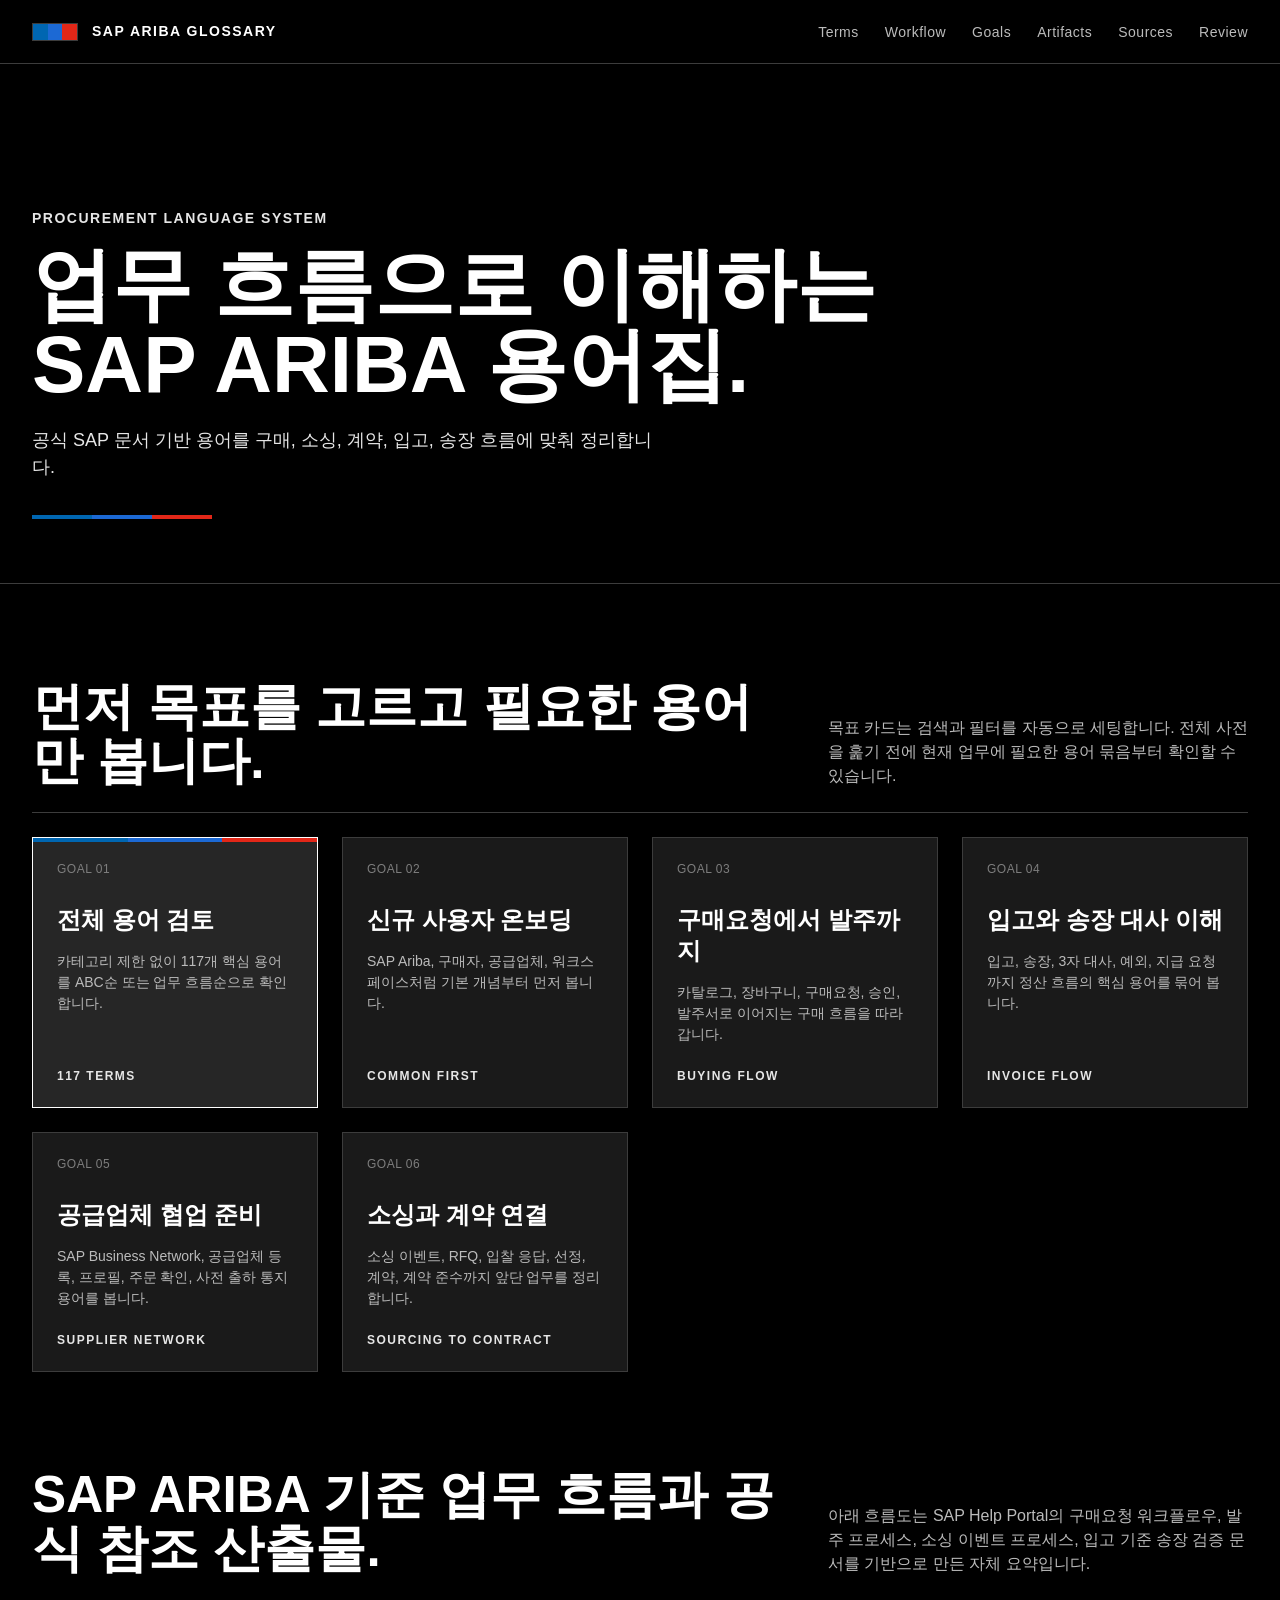
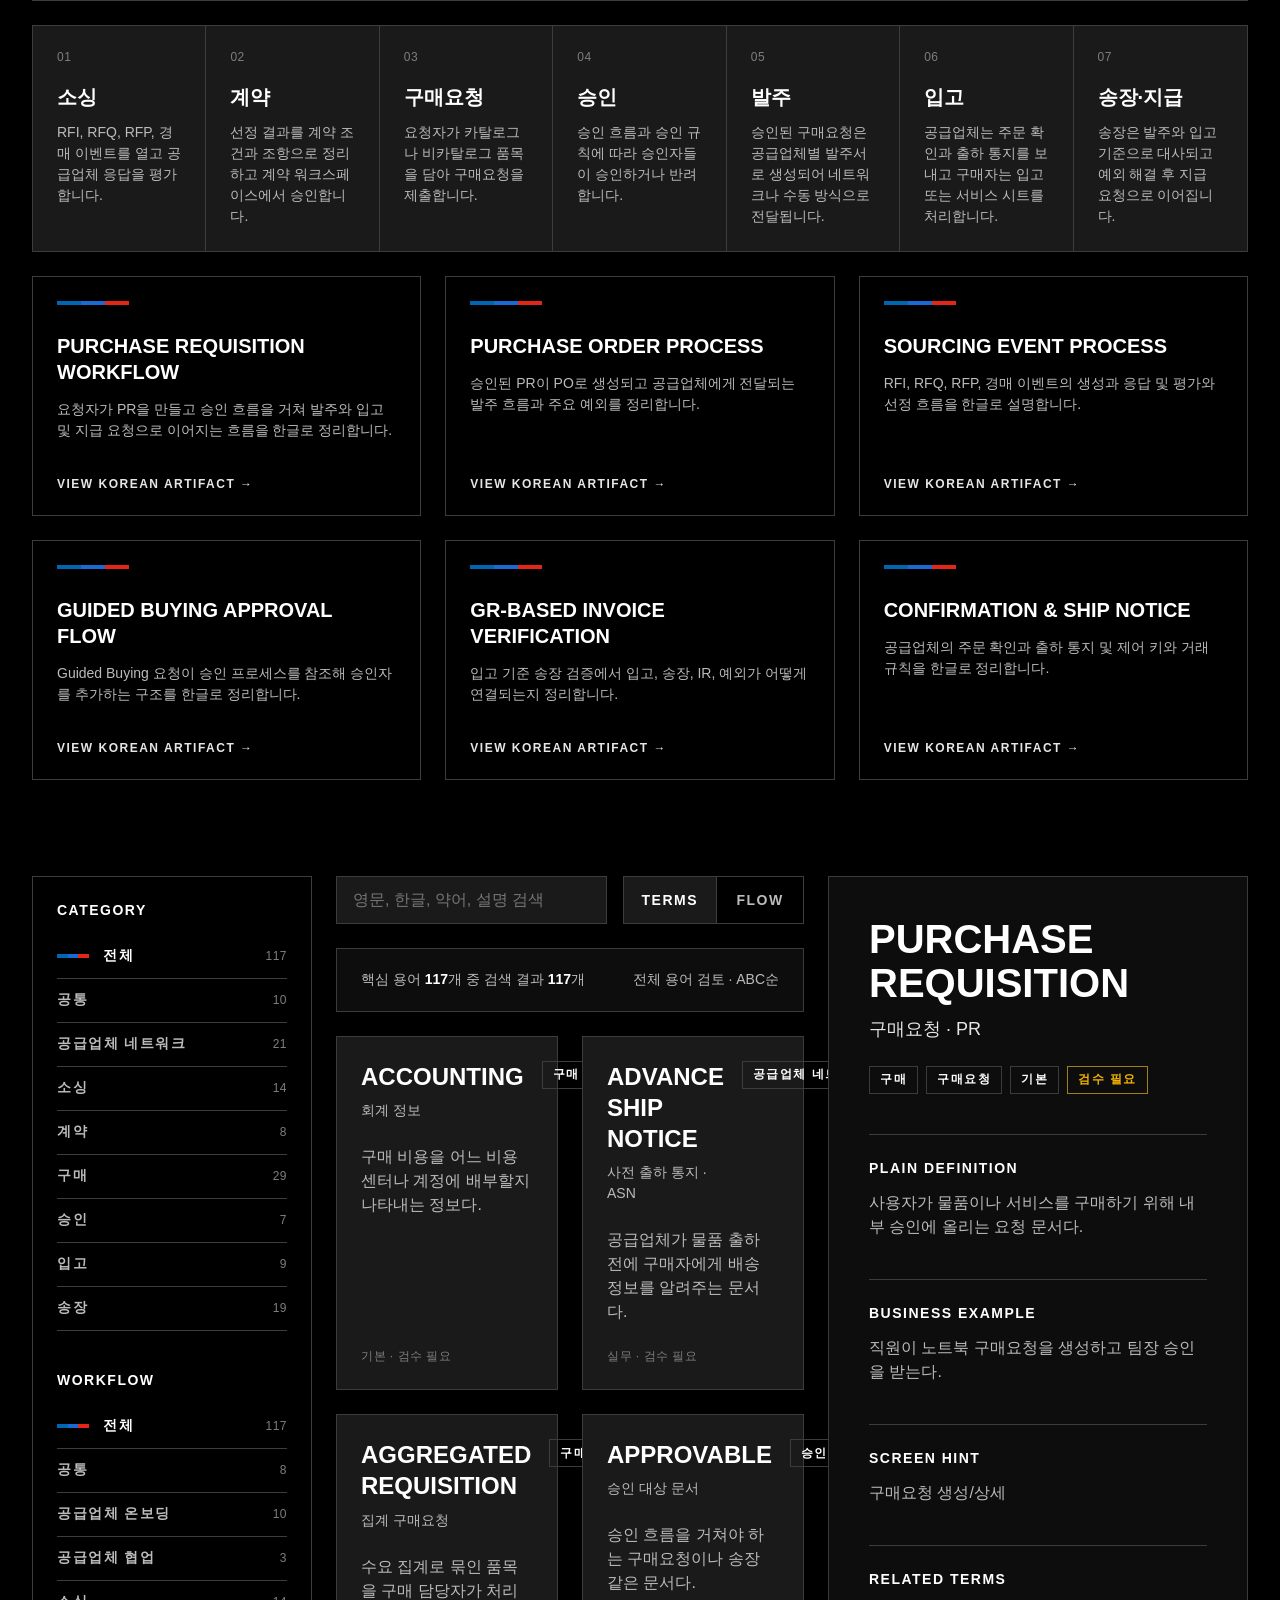
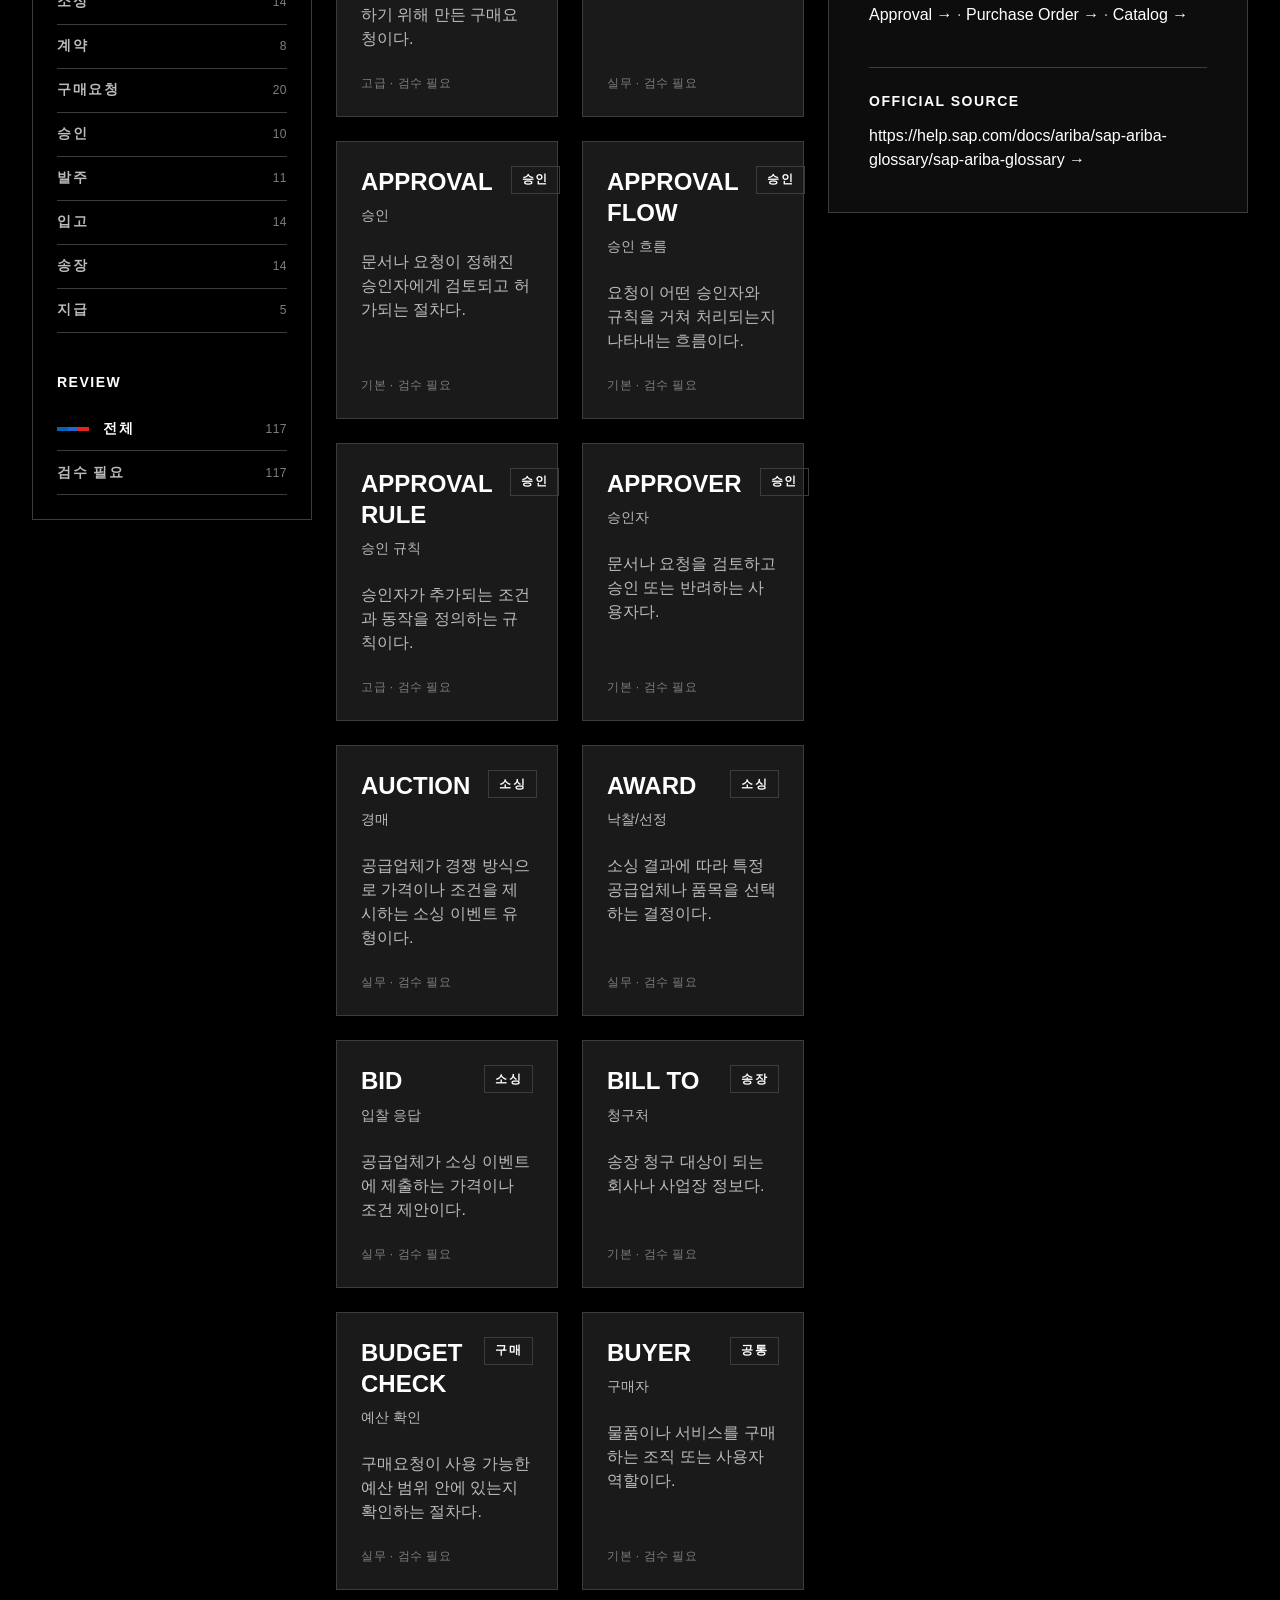
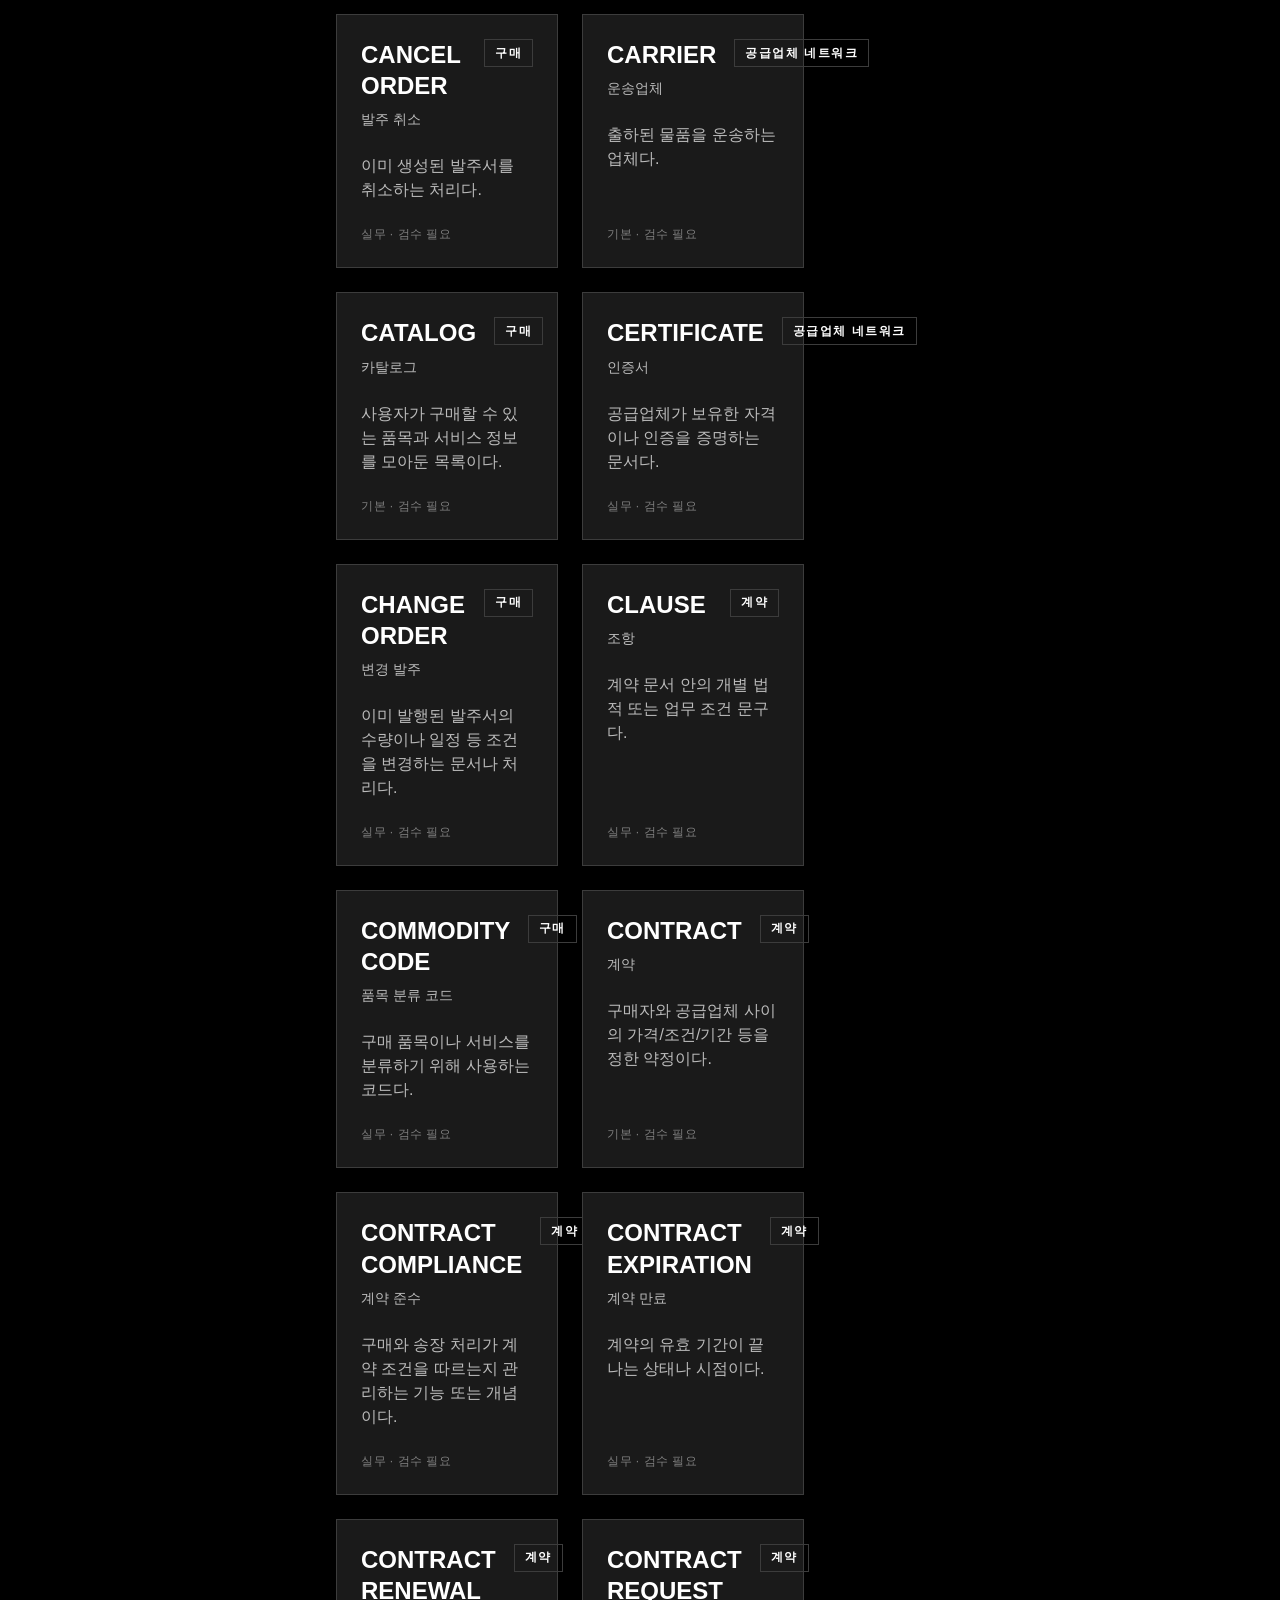
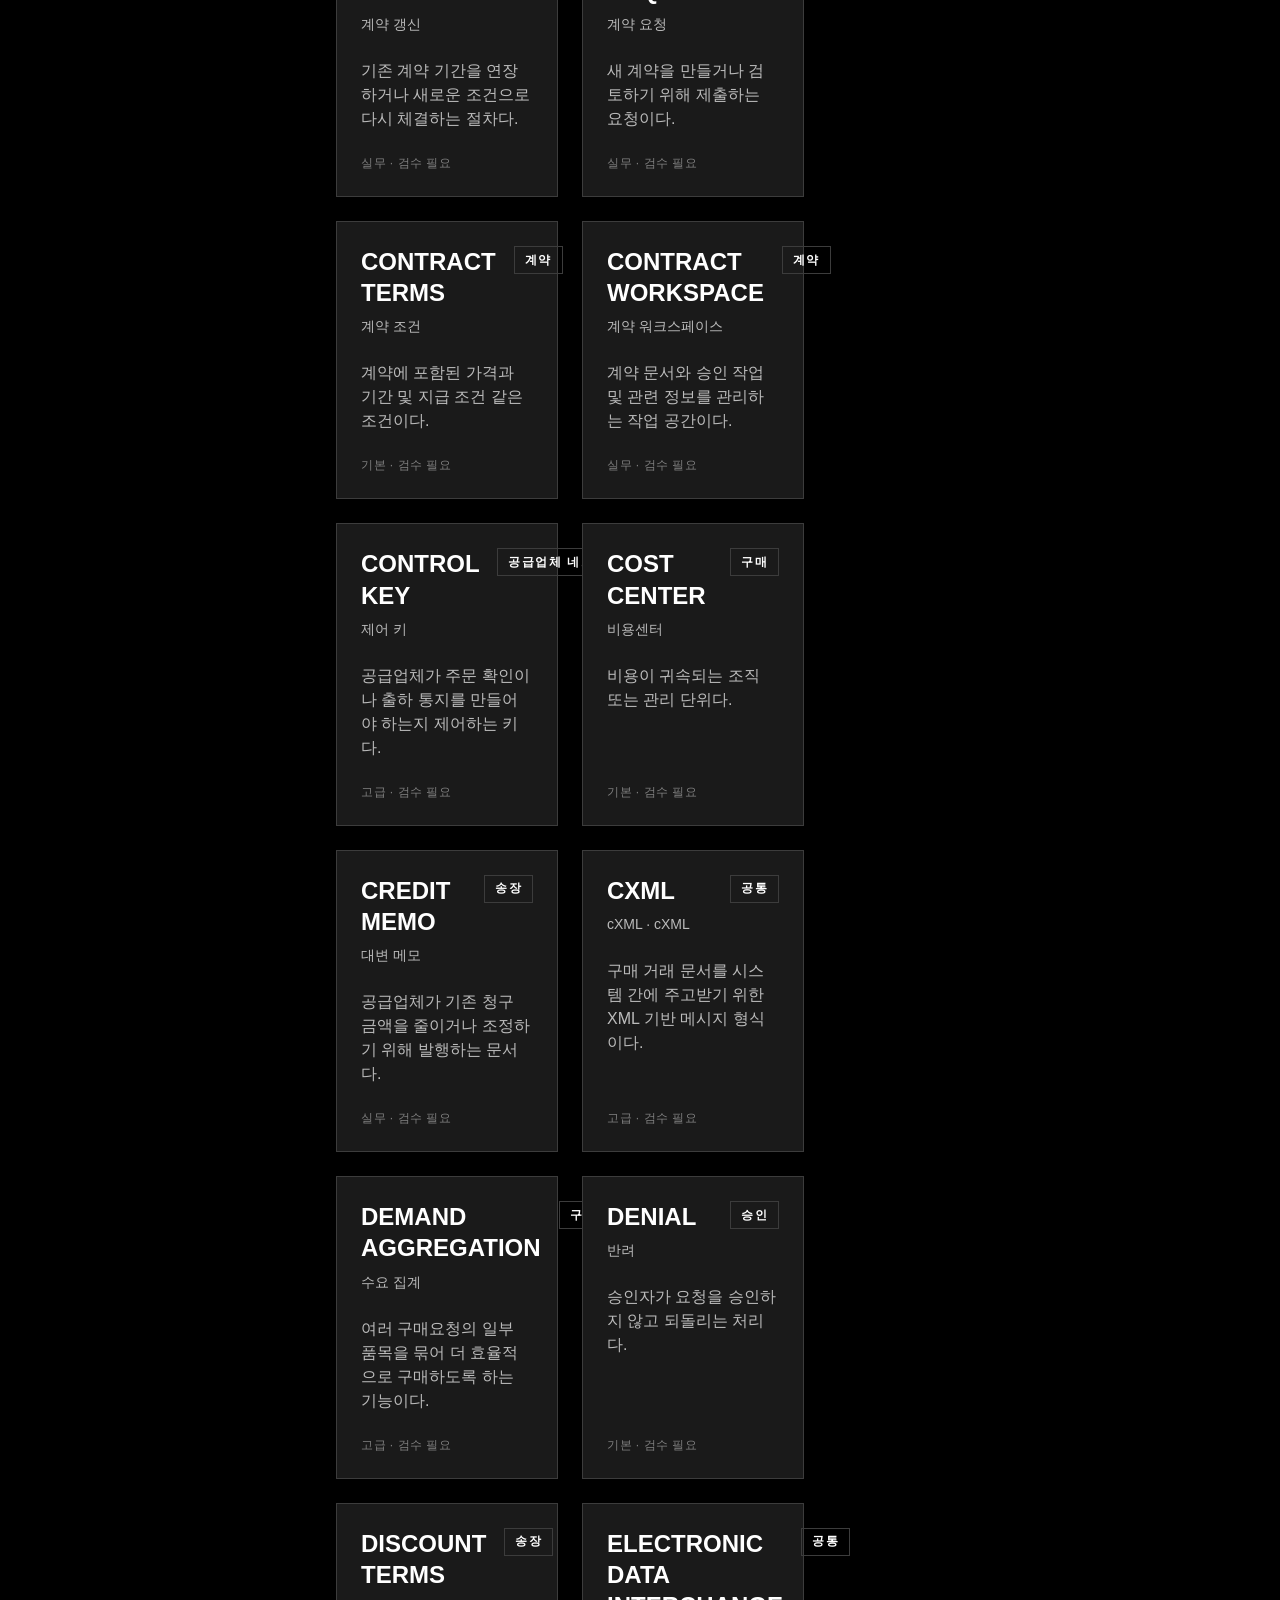
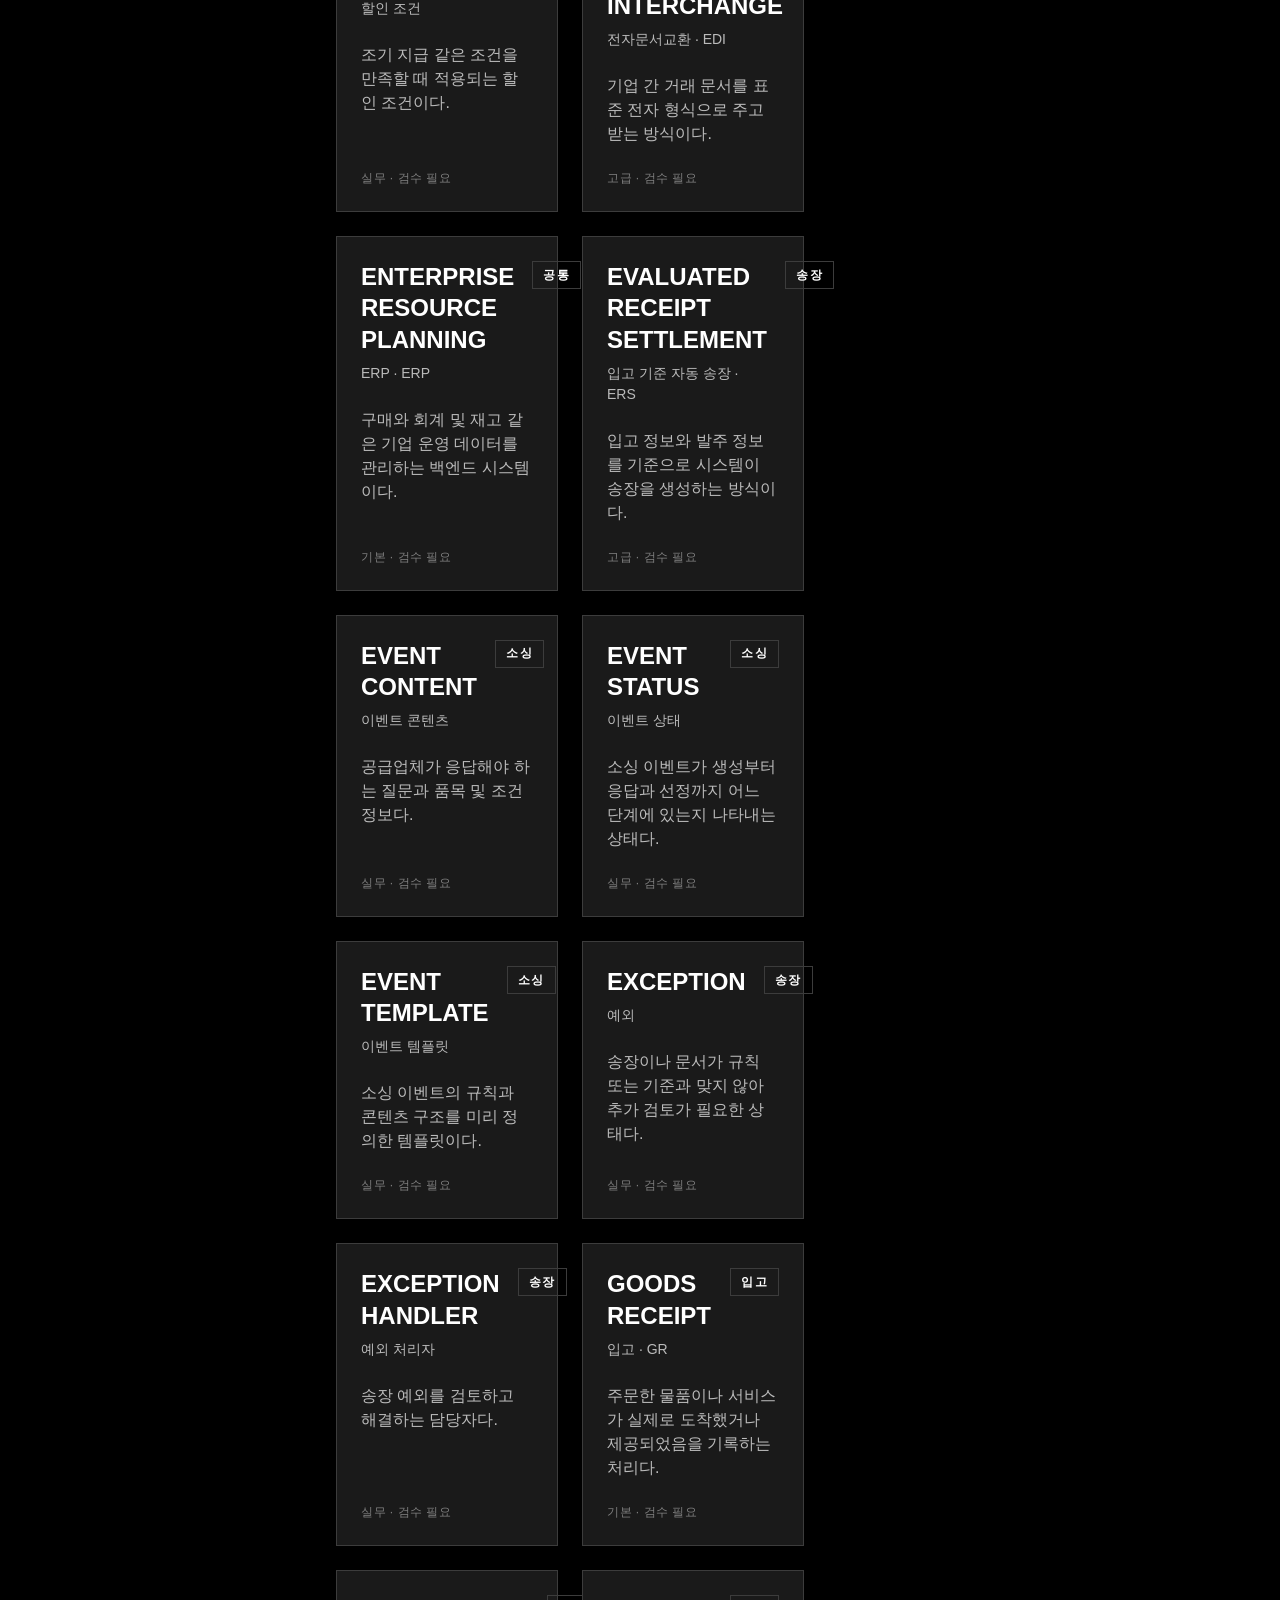
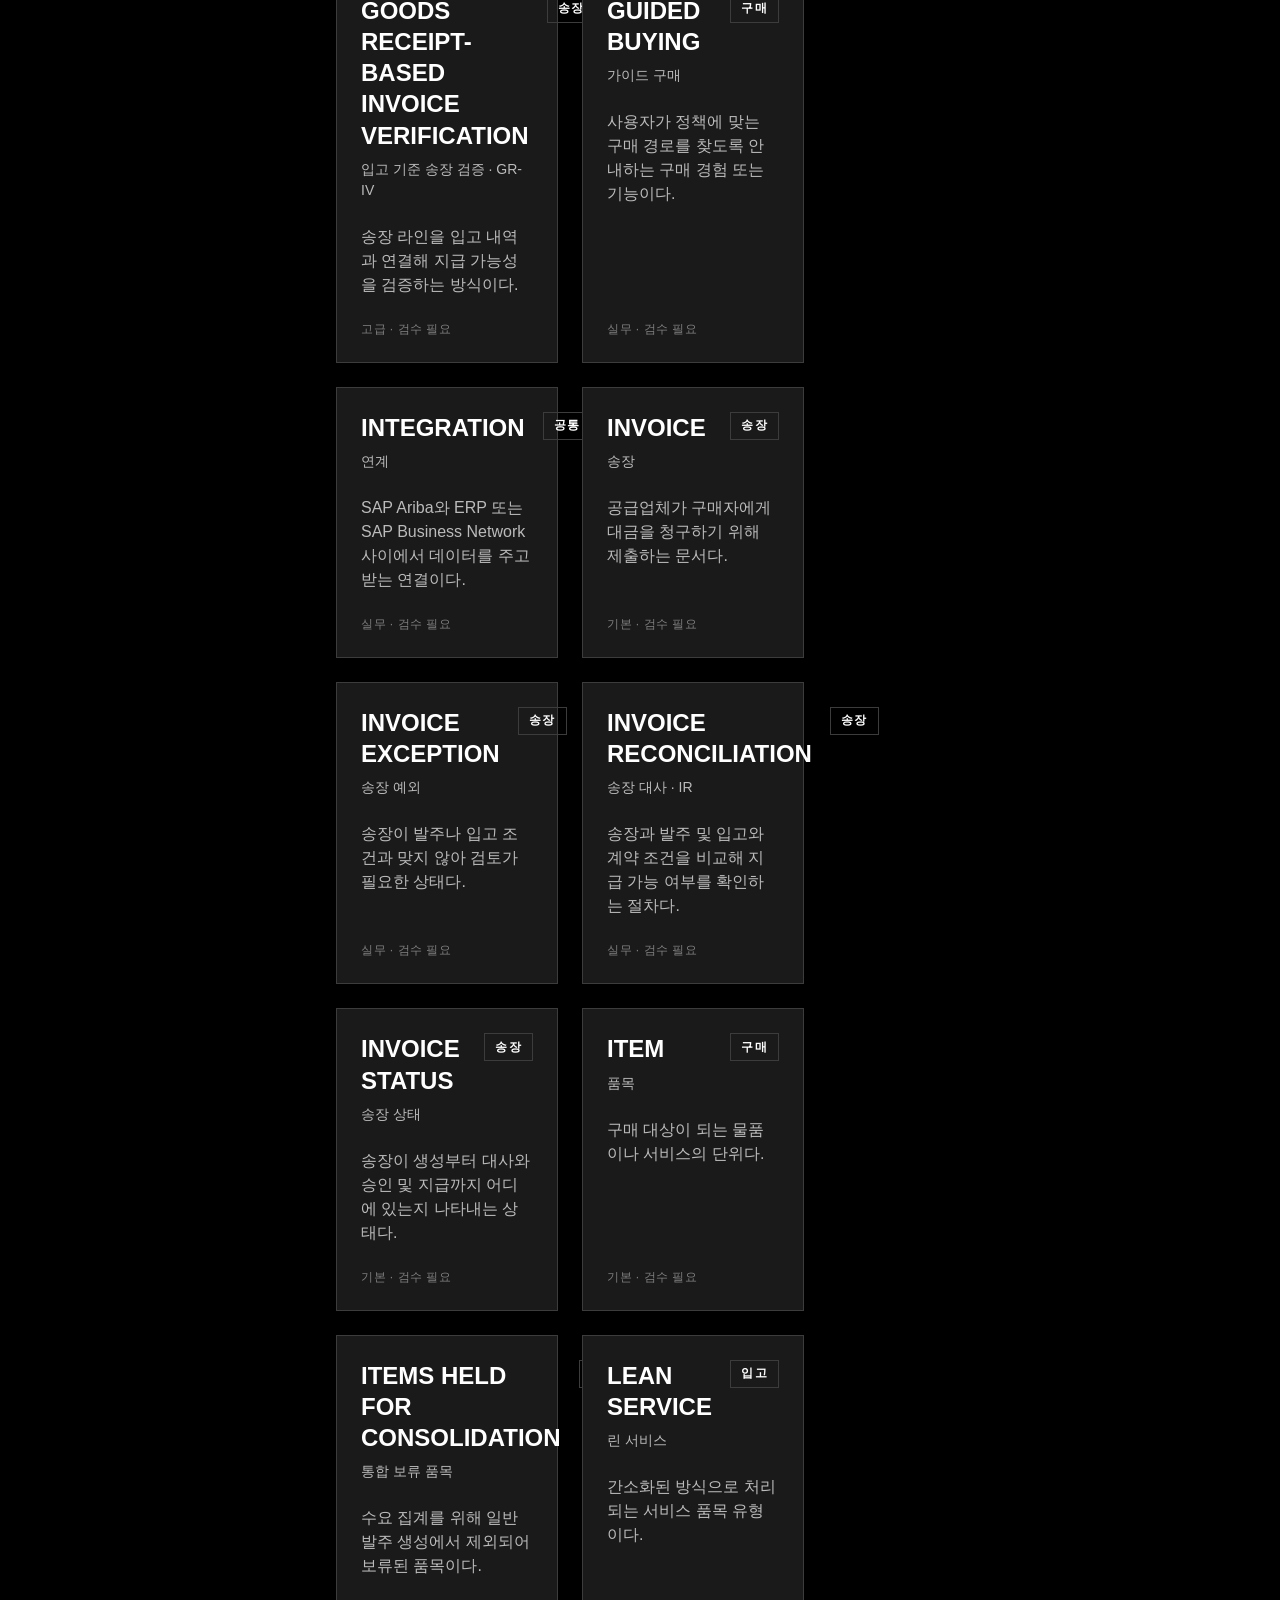
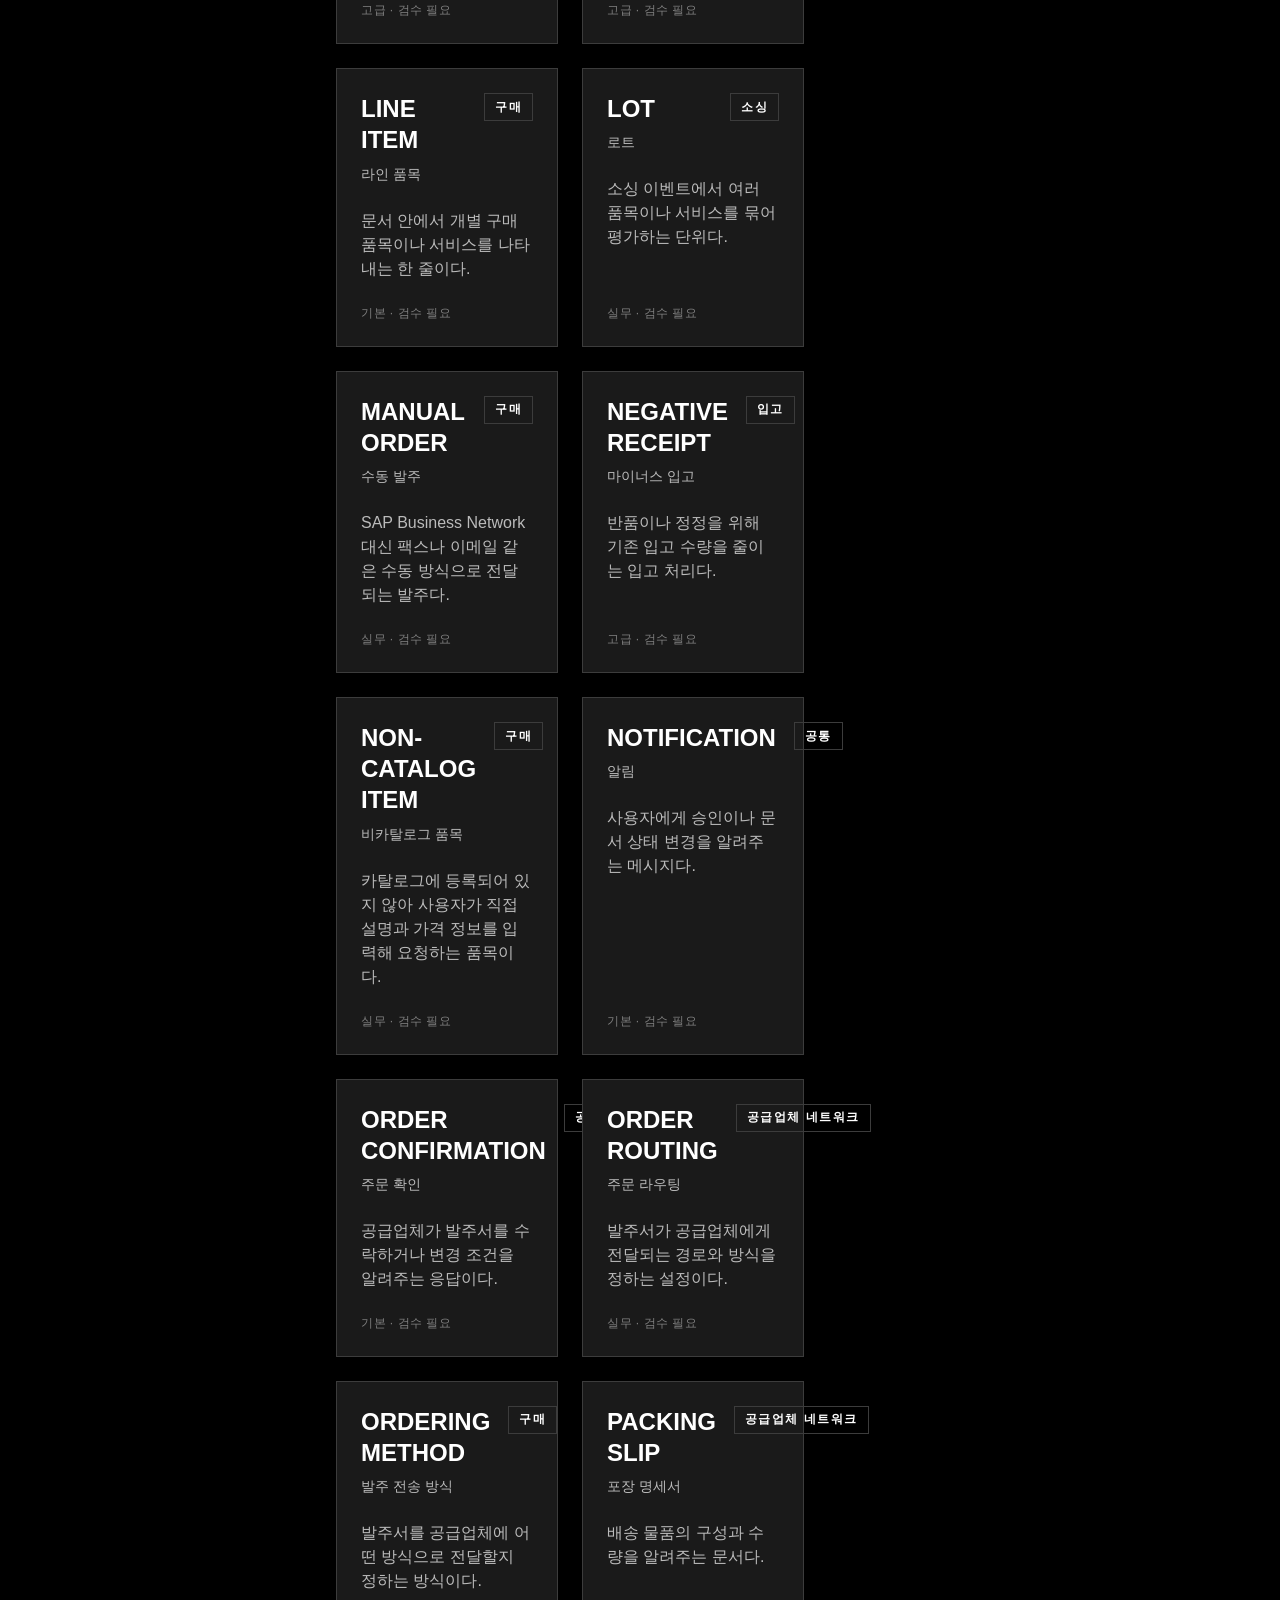
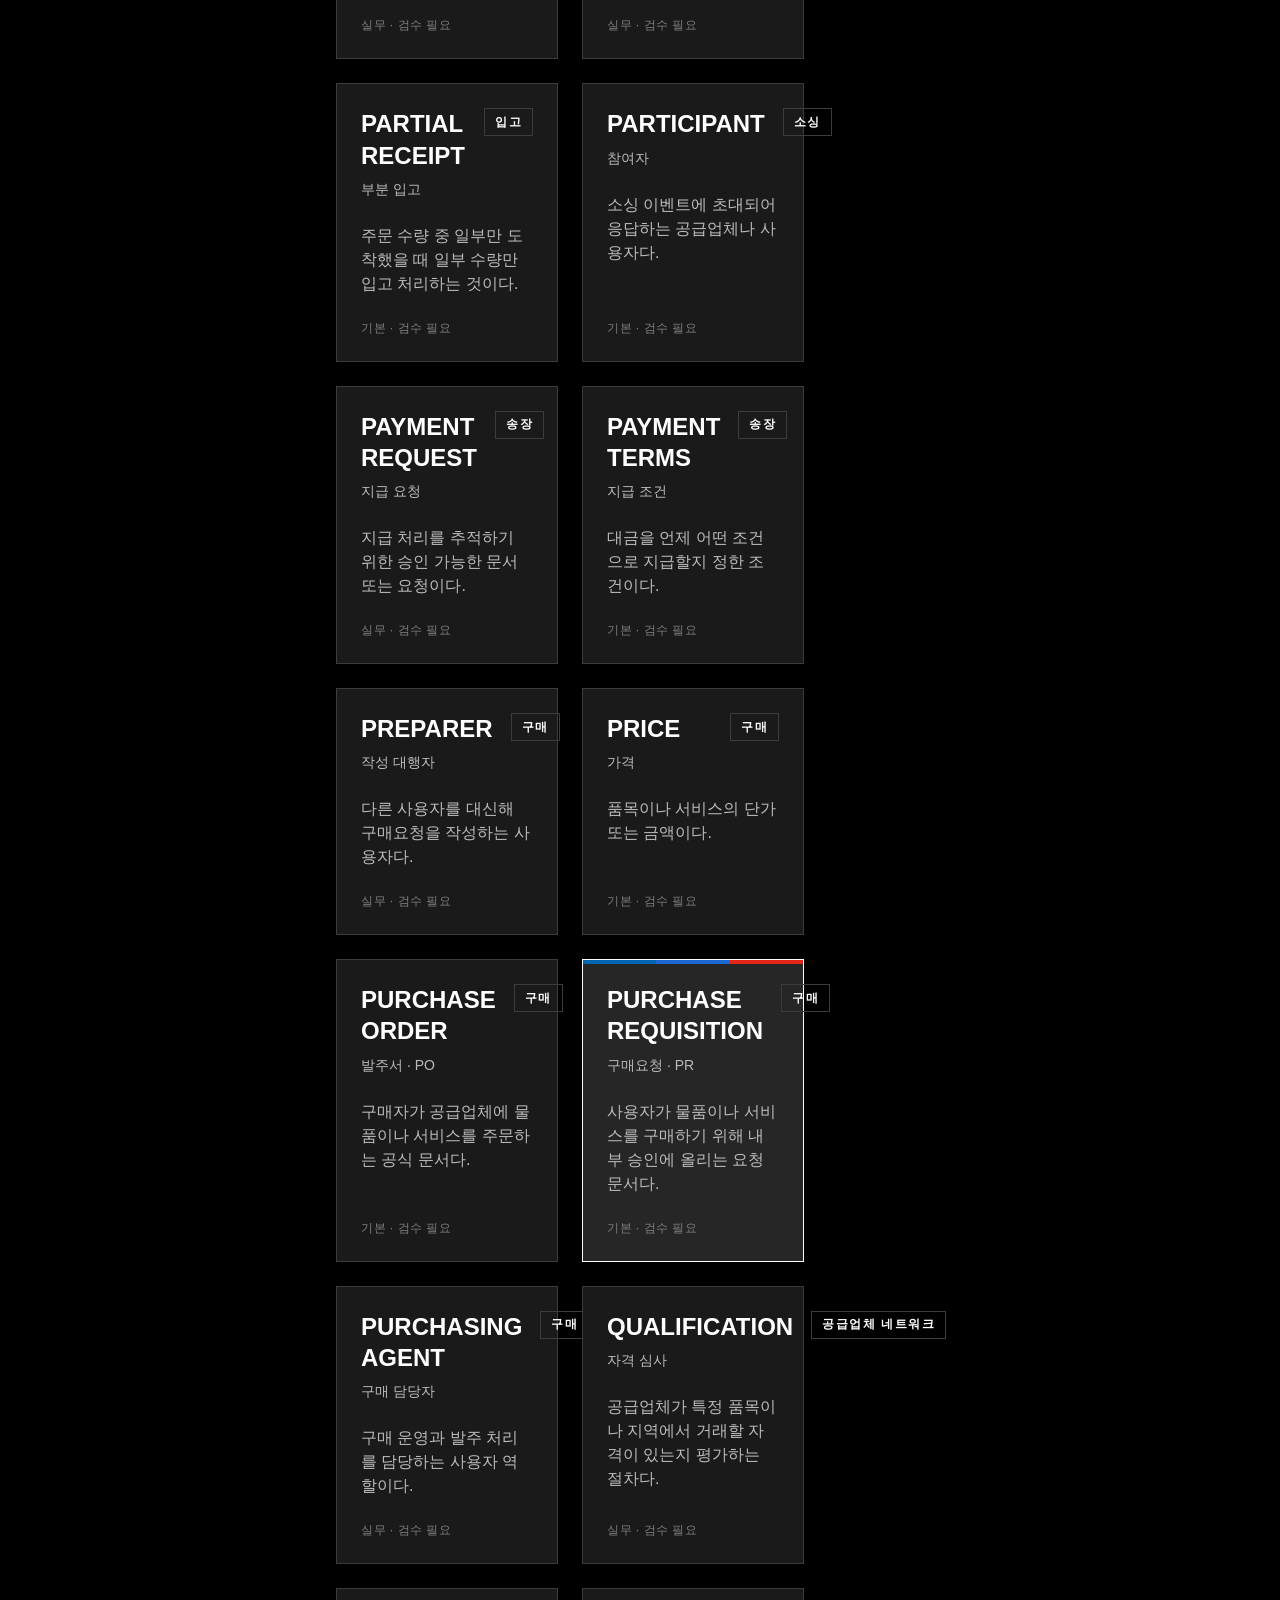
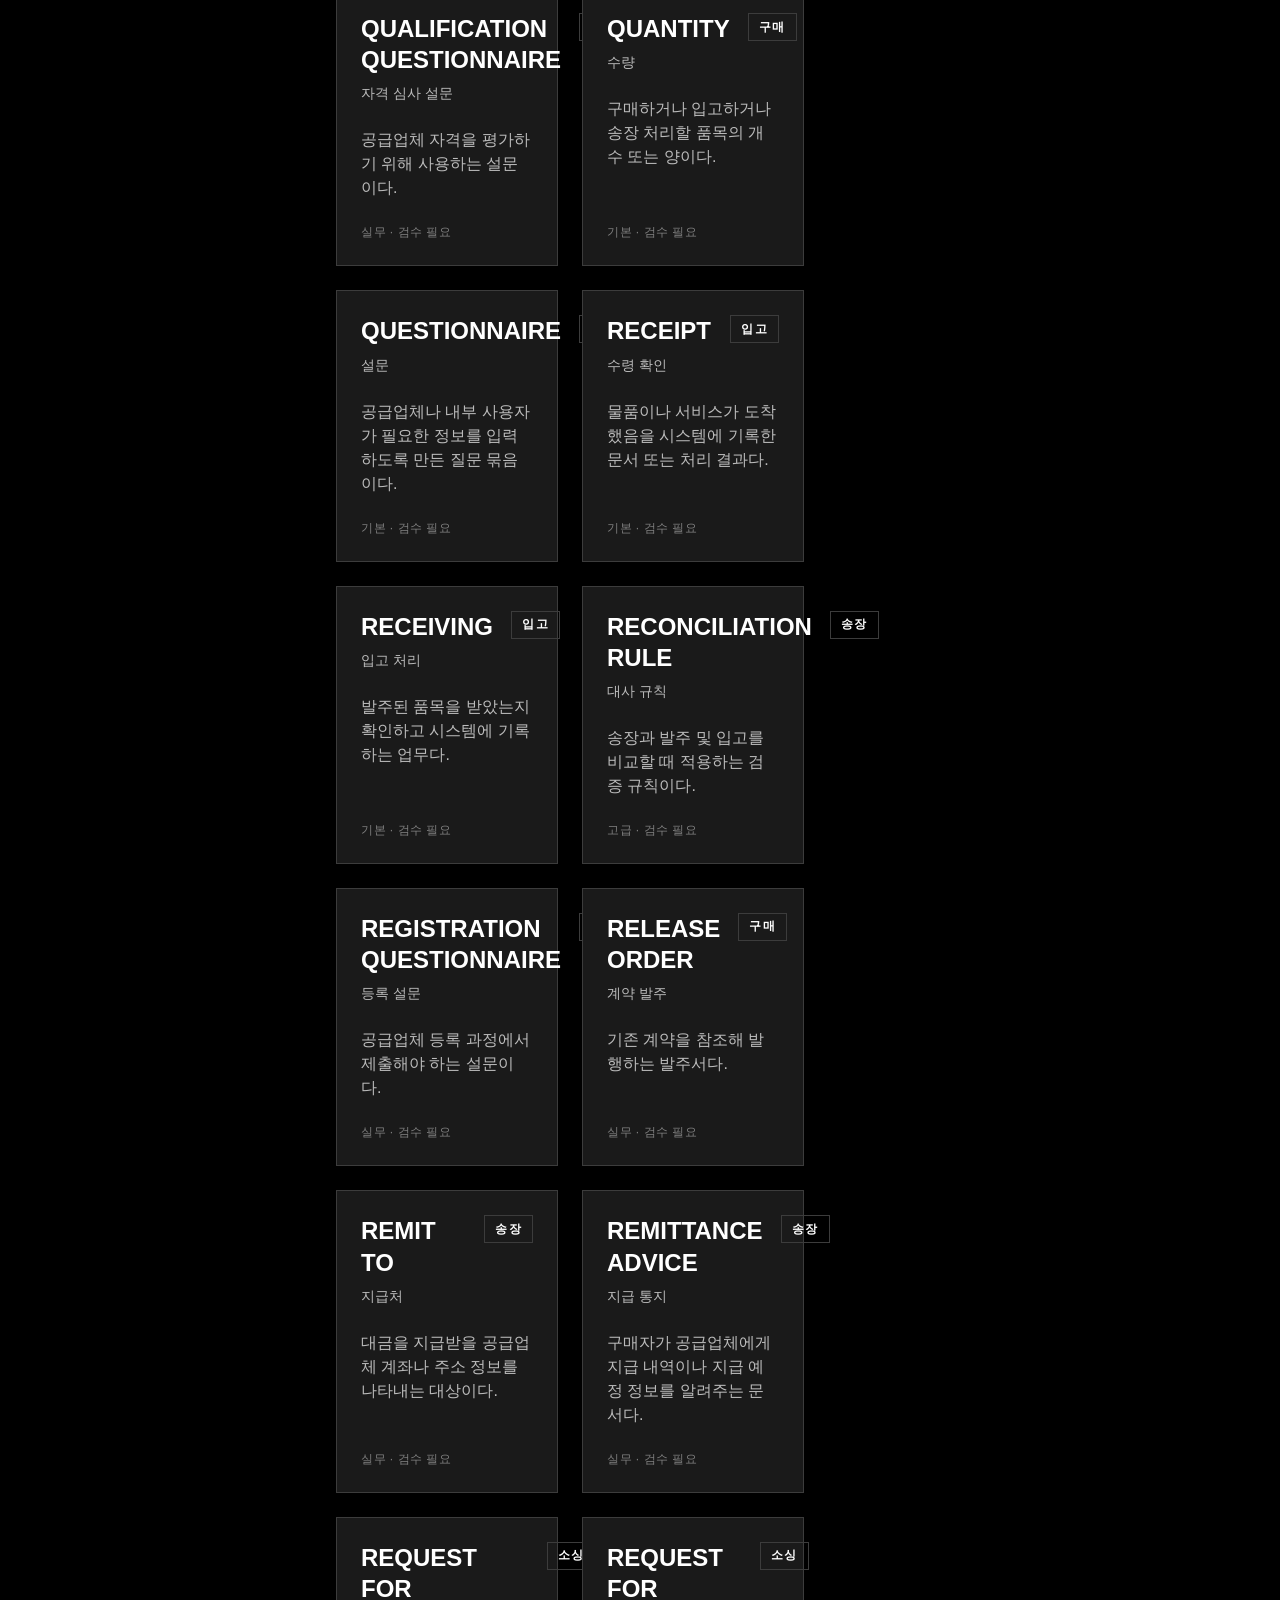
<file: index.html>
<!doctype html>
<html lang="ko">
<head>
  <meta charset="utf-8">
  <meta name="viewport" content="width=device-width, initial-scale=1">
  <meta http-equiv="refresh" content="0; url=./prototype/">
  <title>SAP Ariba Glossary</title>
</head>
<body>
  <p><a href="./prototype/">SAP Ariba Glossary 열기</a></p>
</body>
</html>
</file>
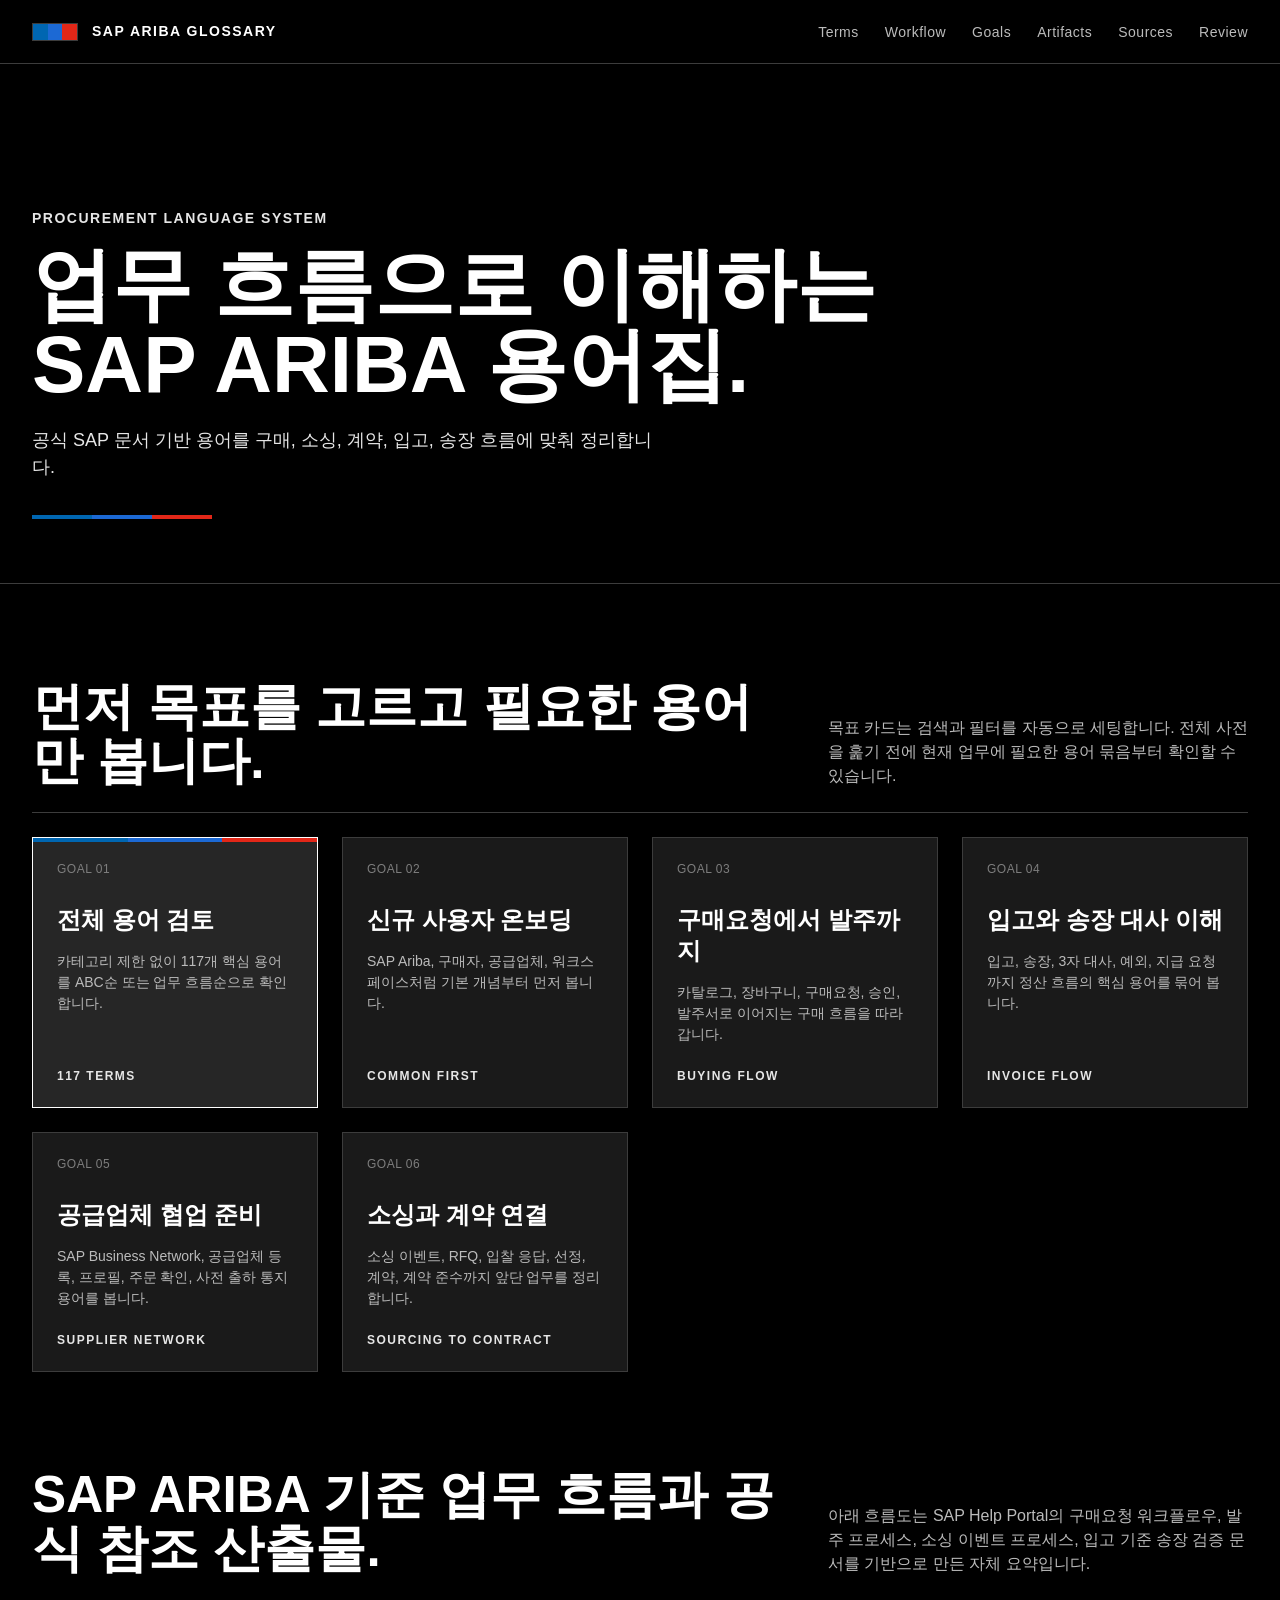
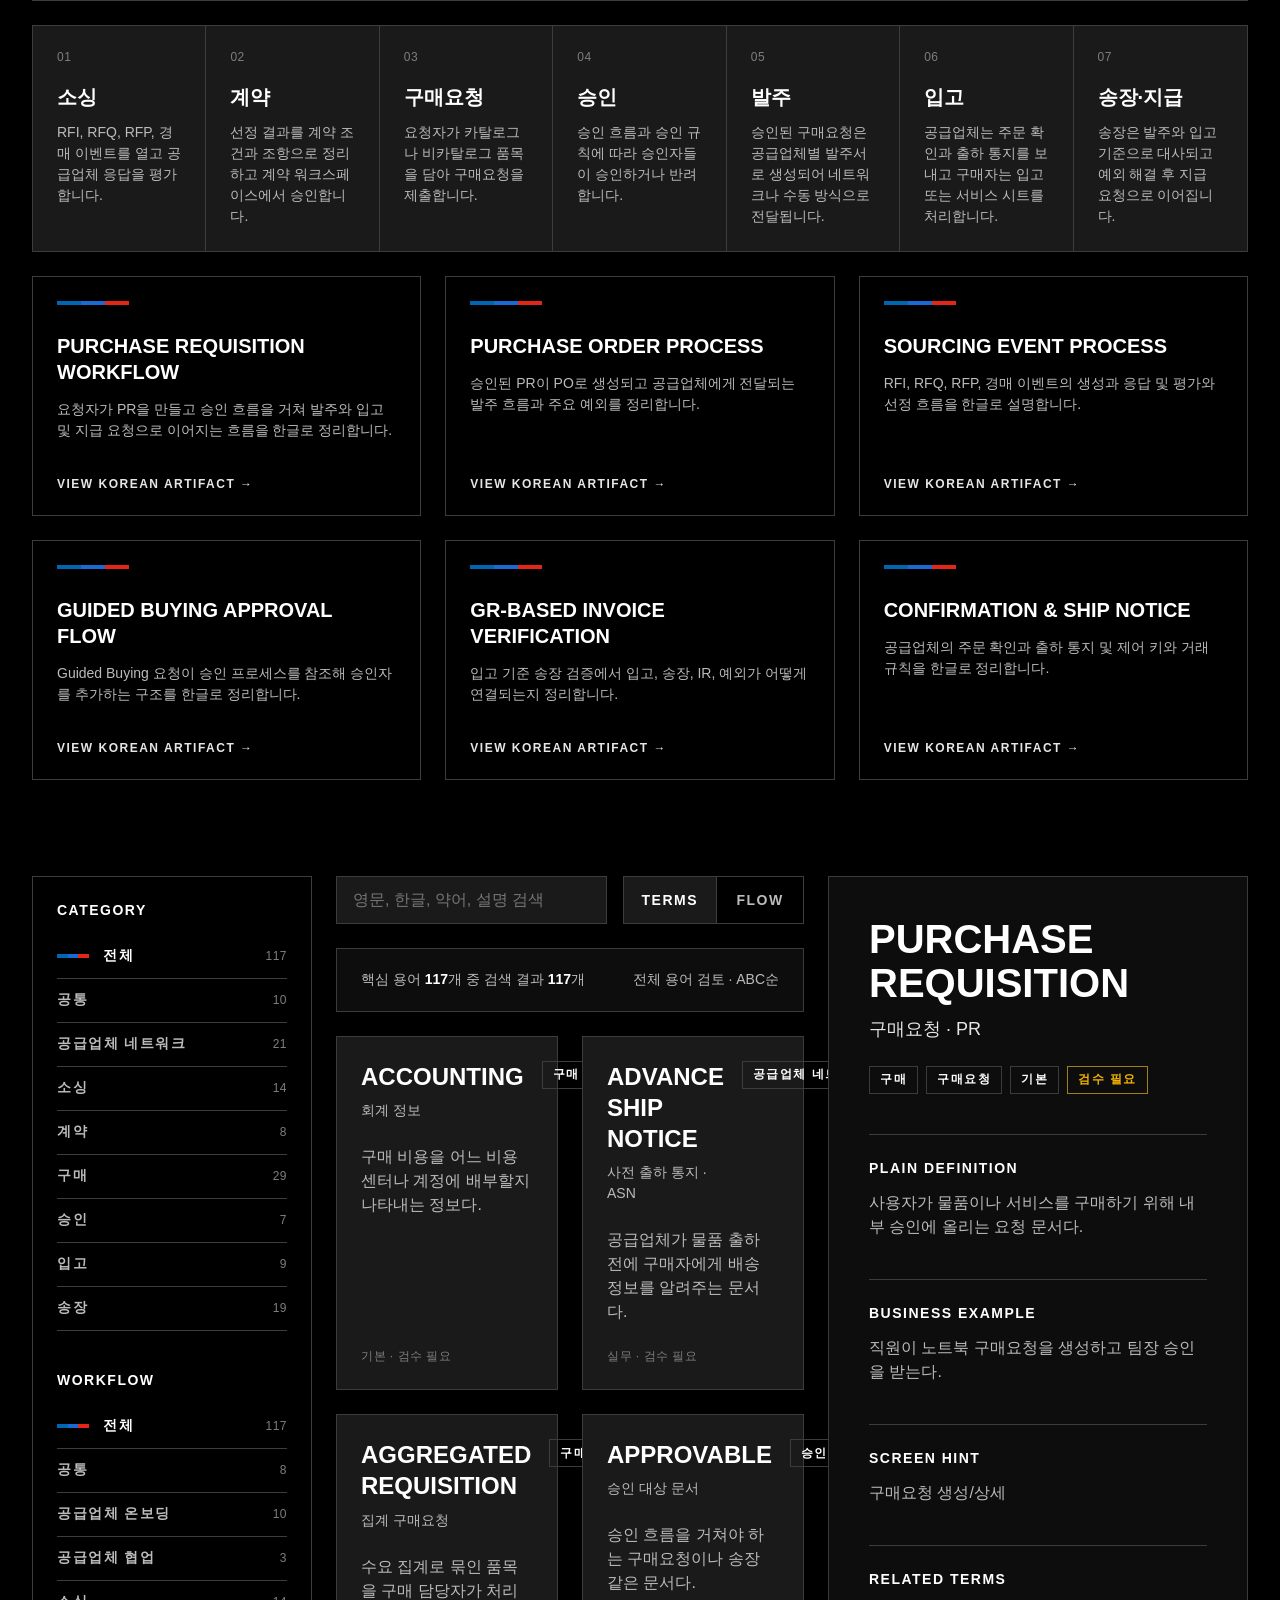
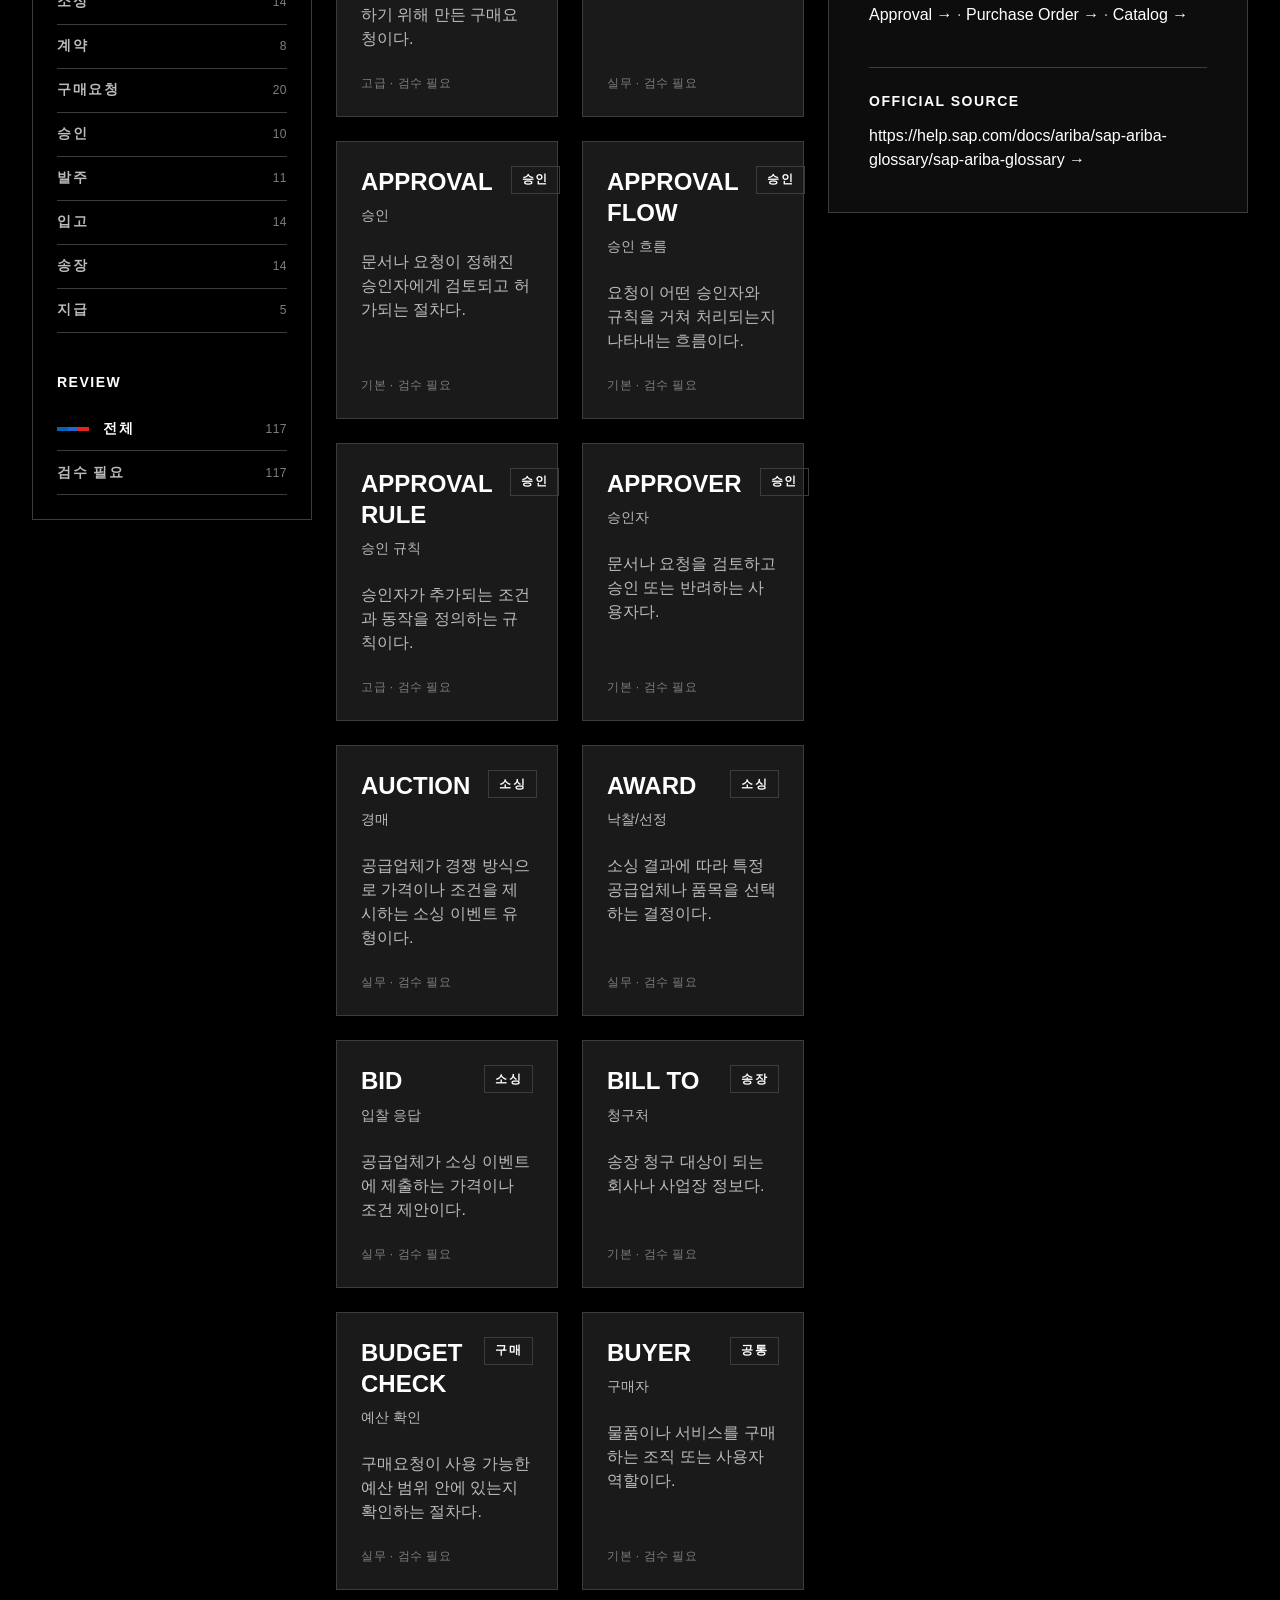
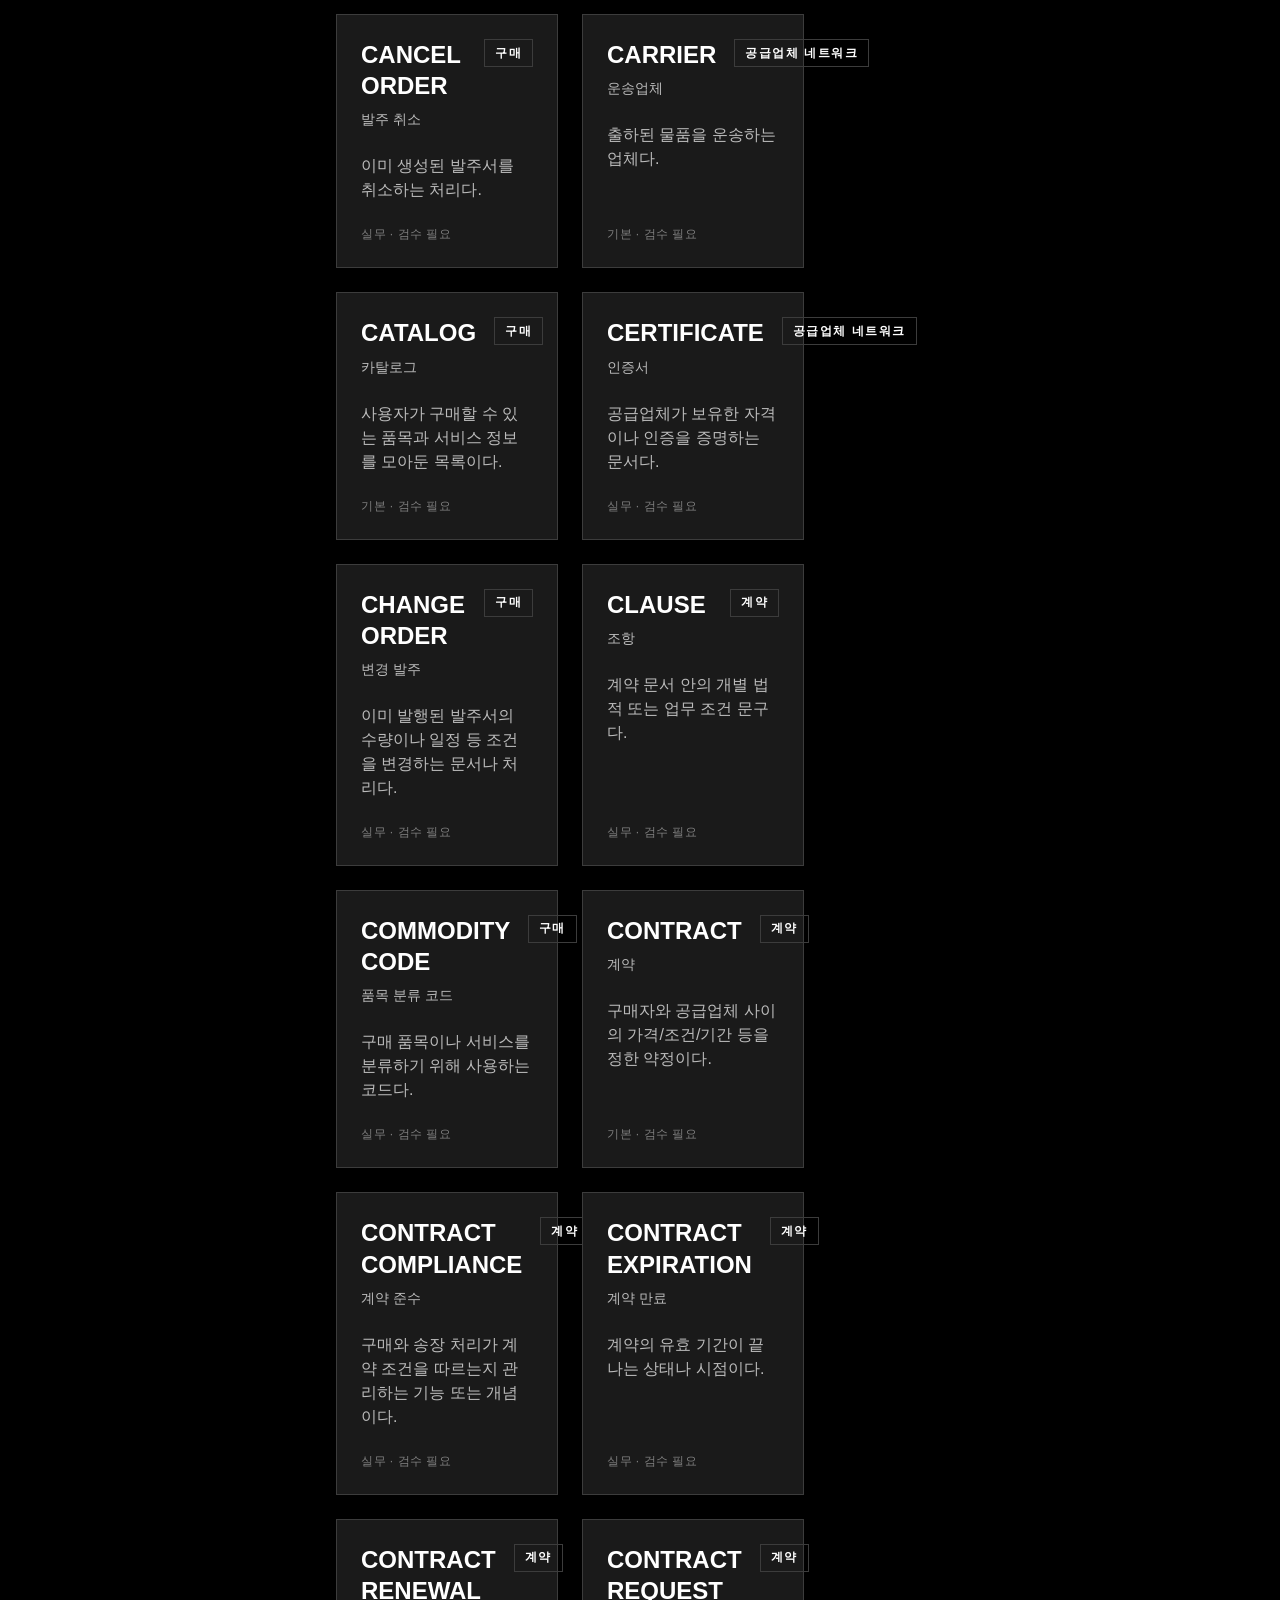
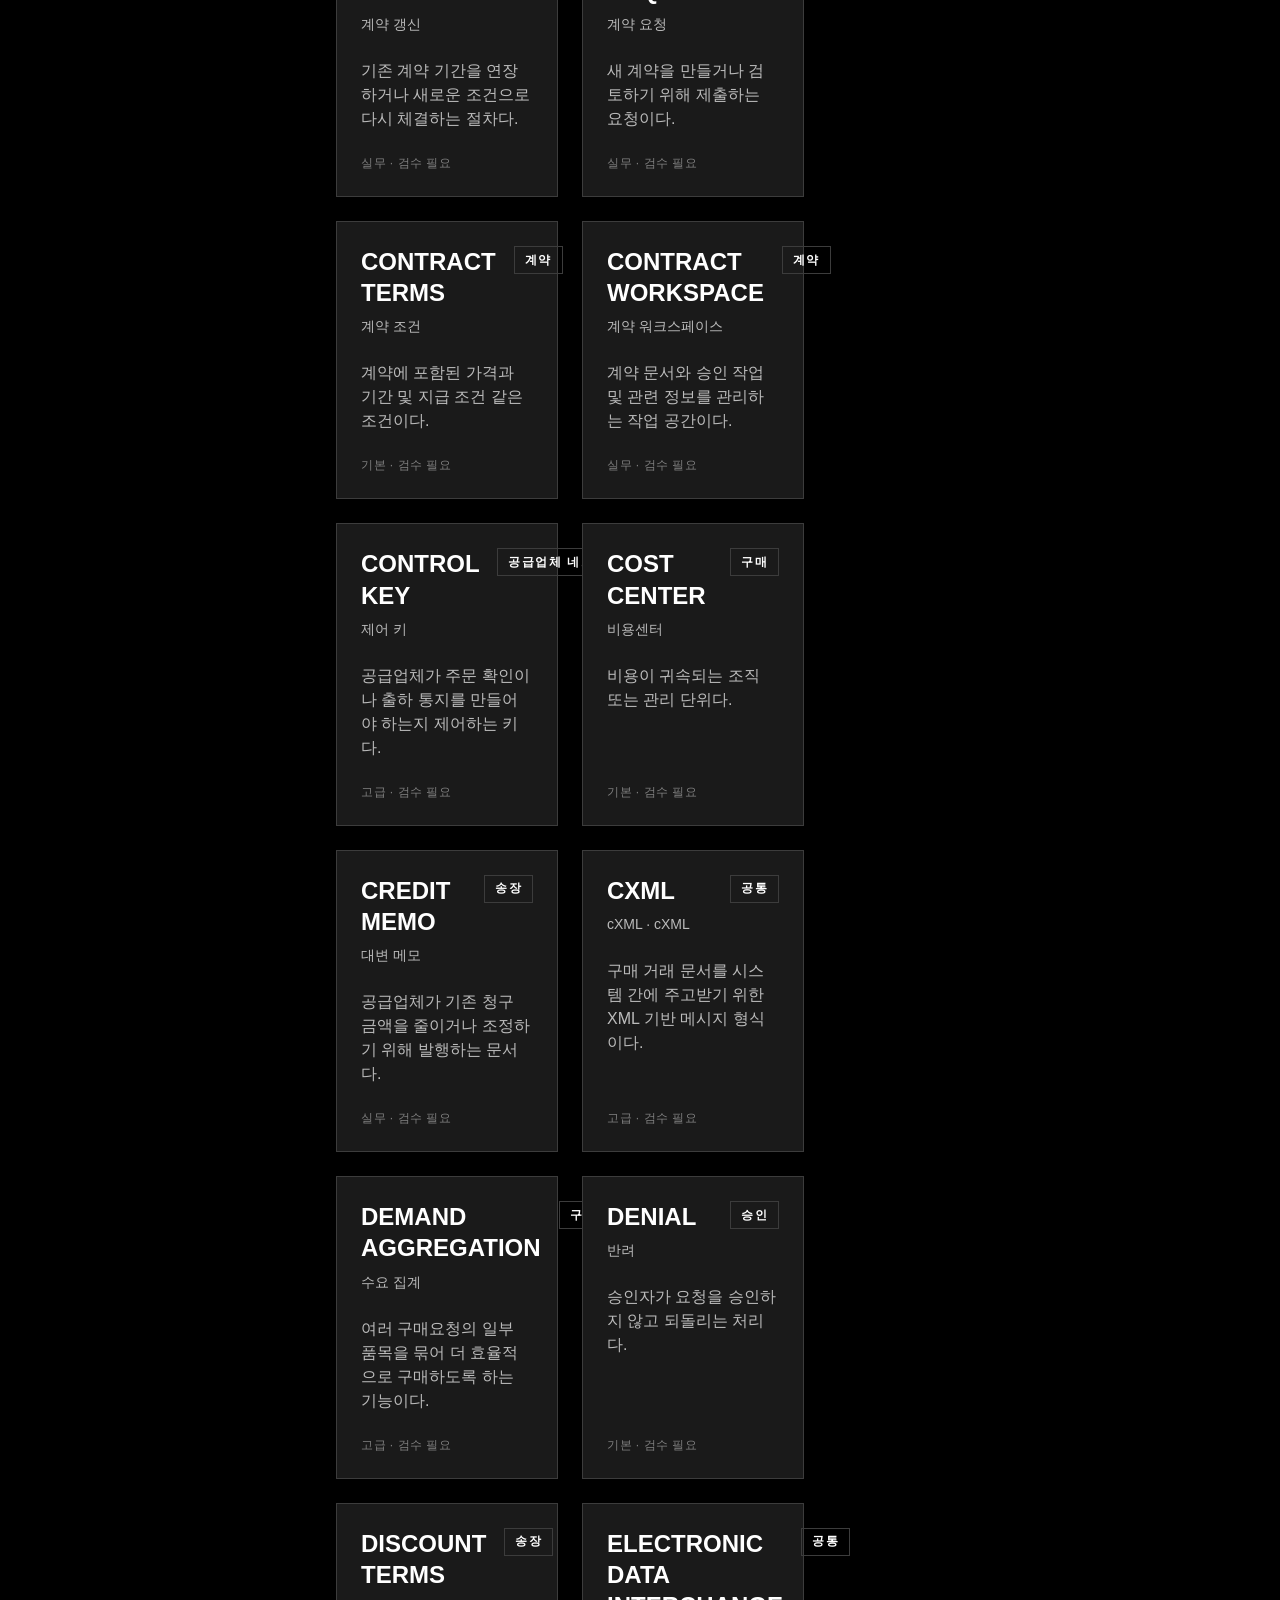
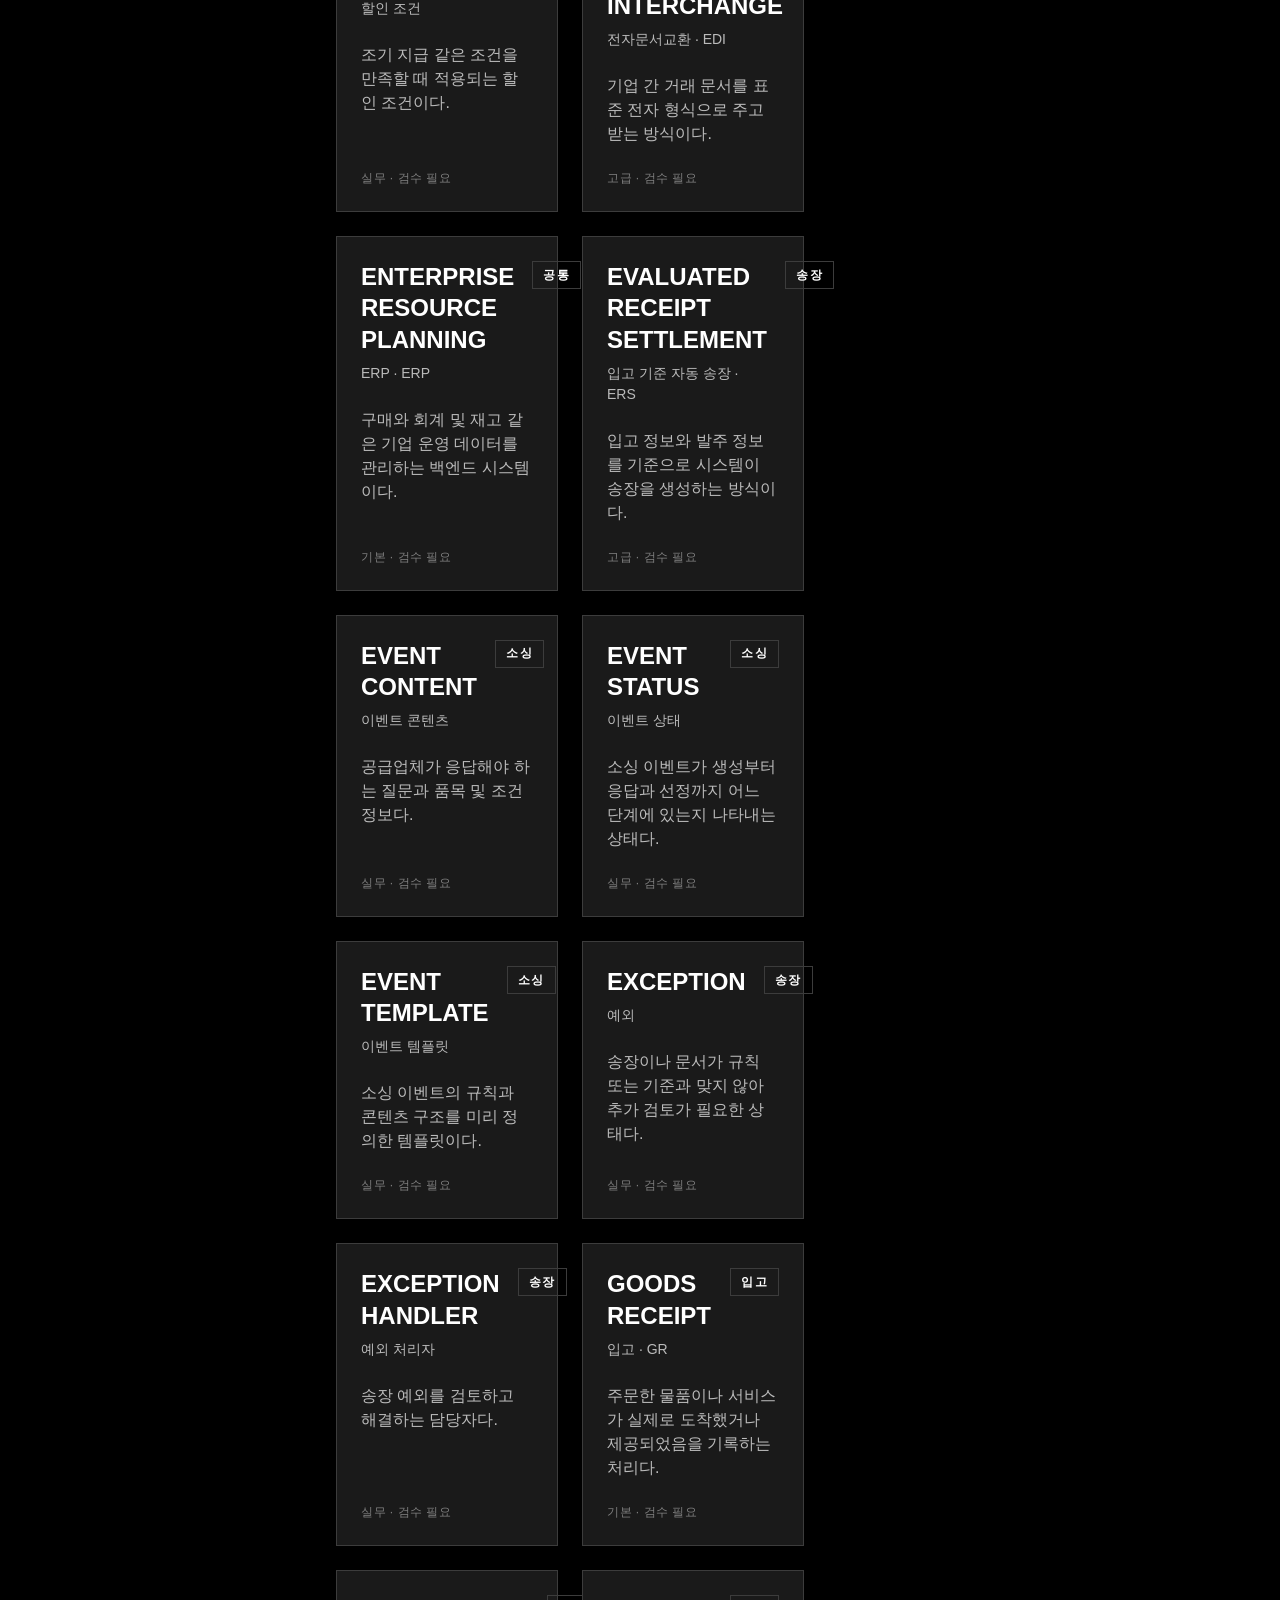
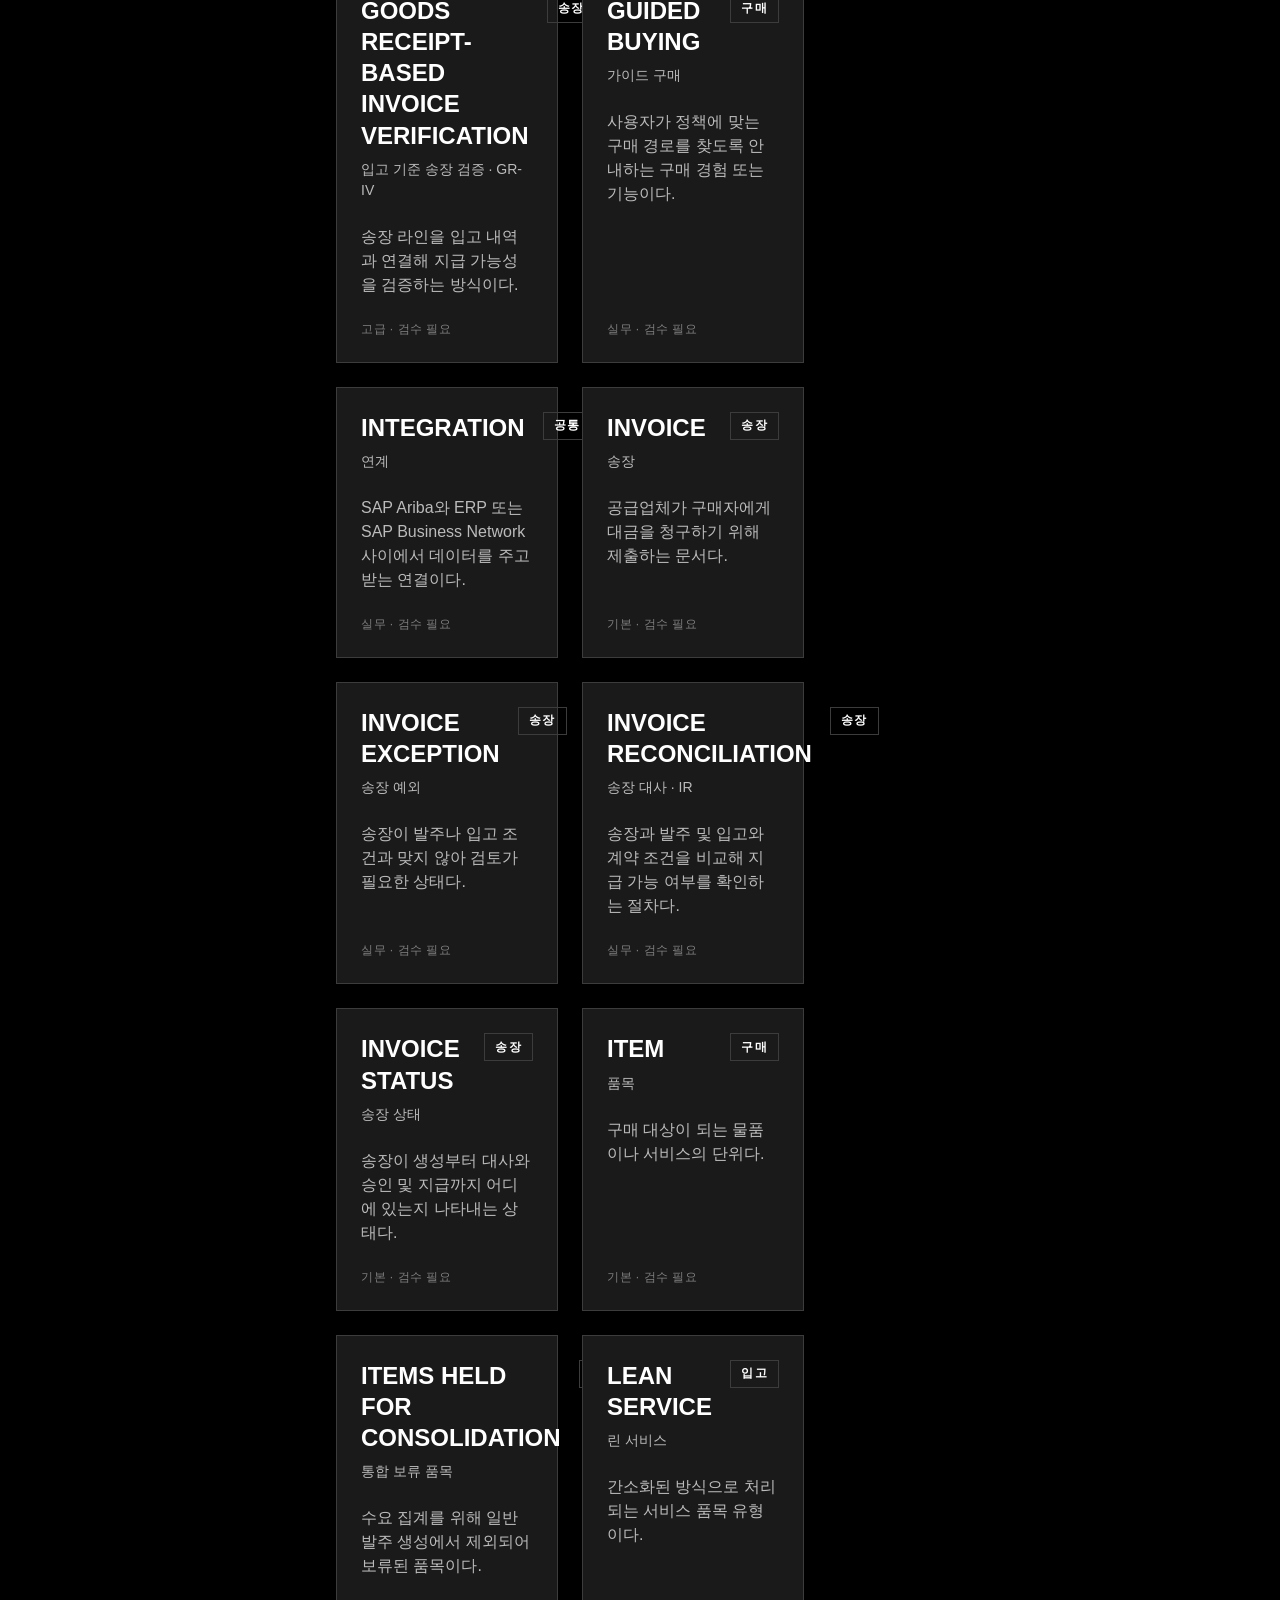
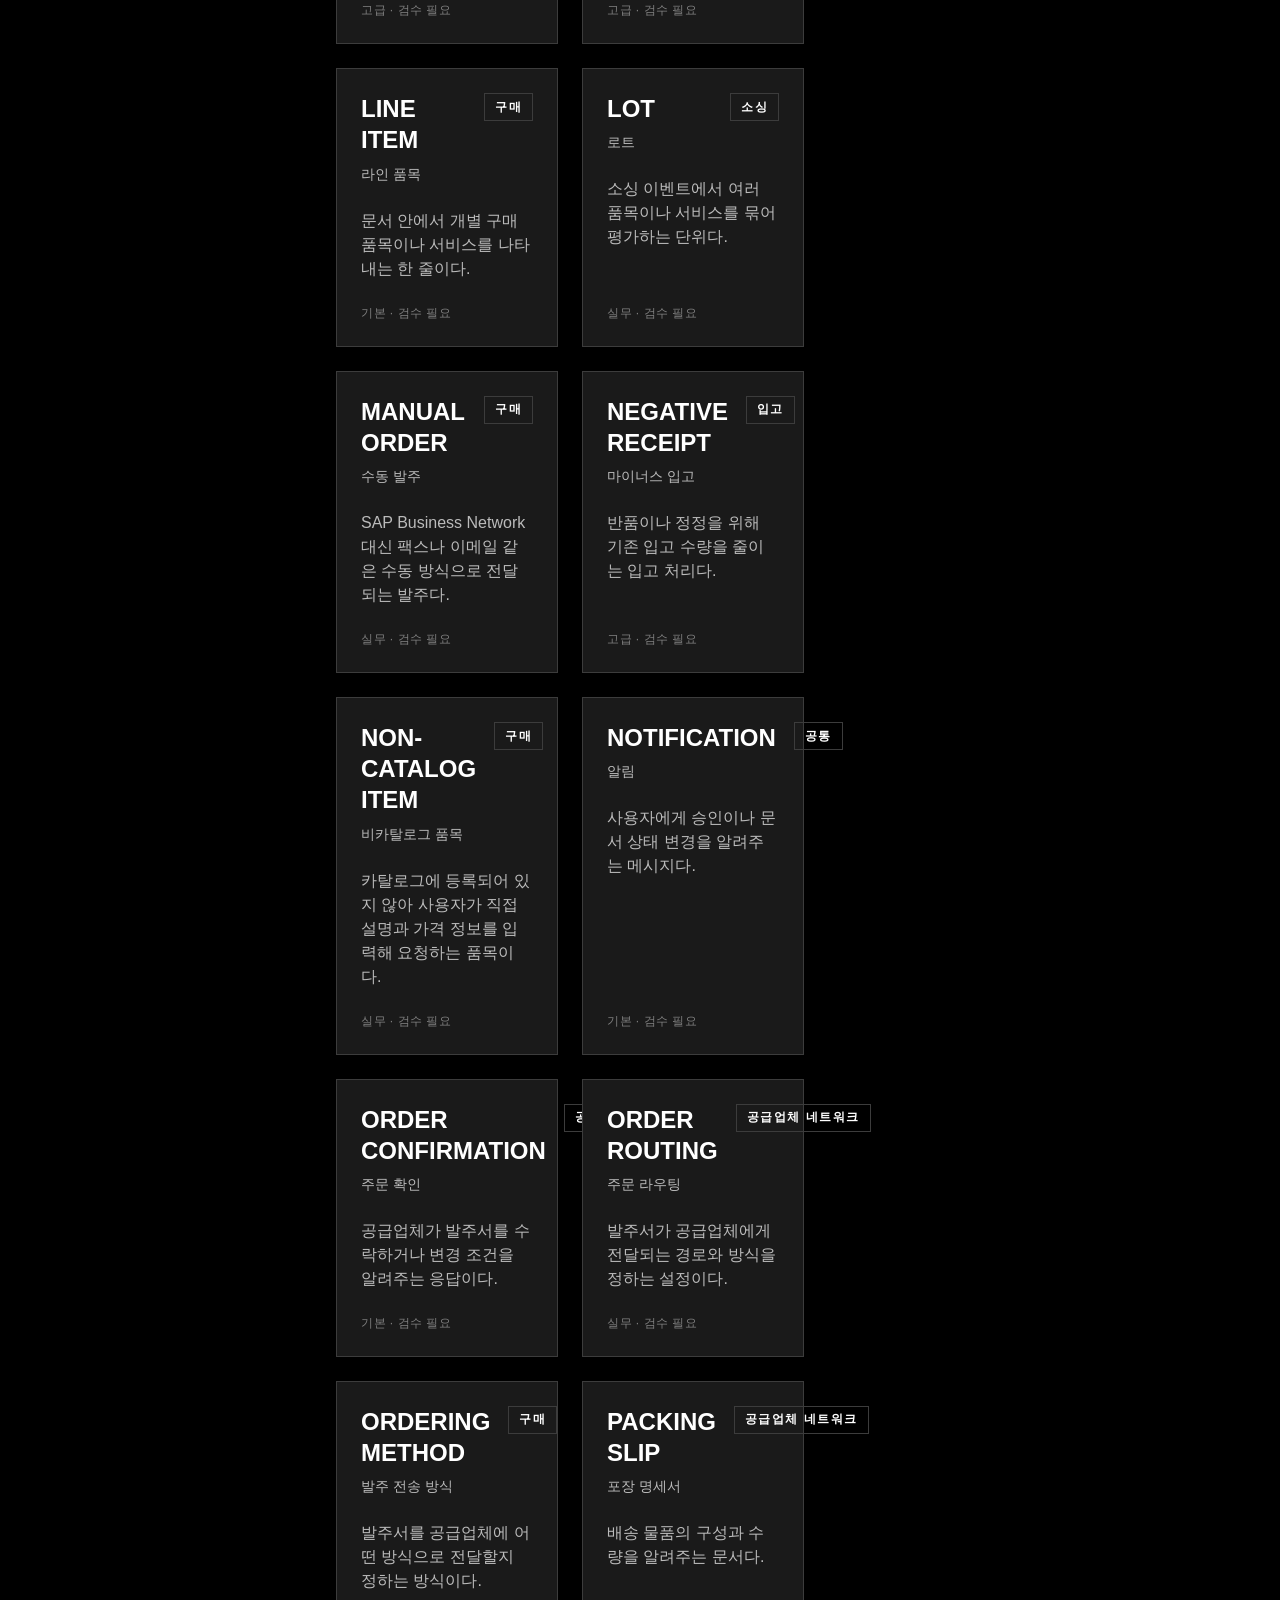
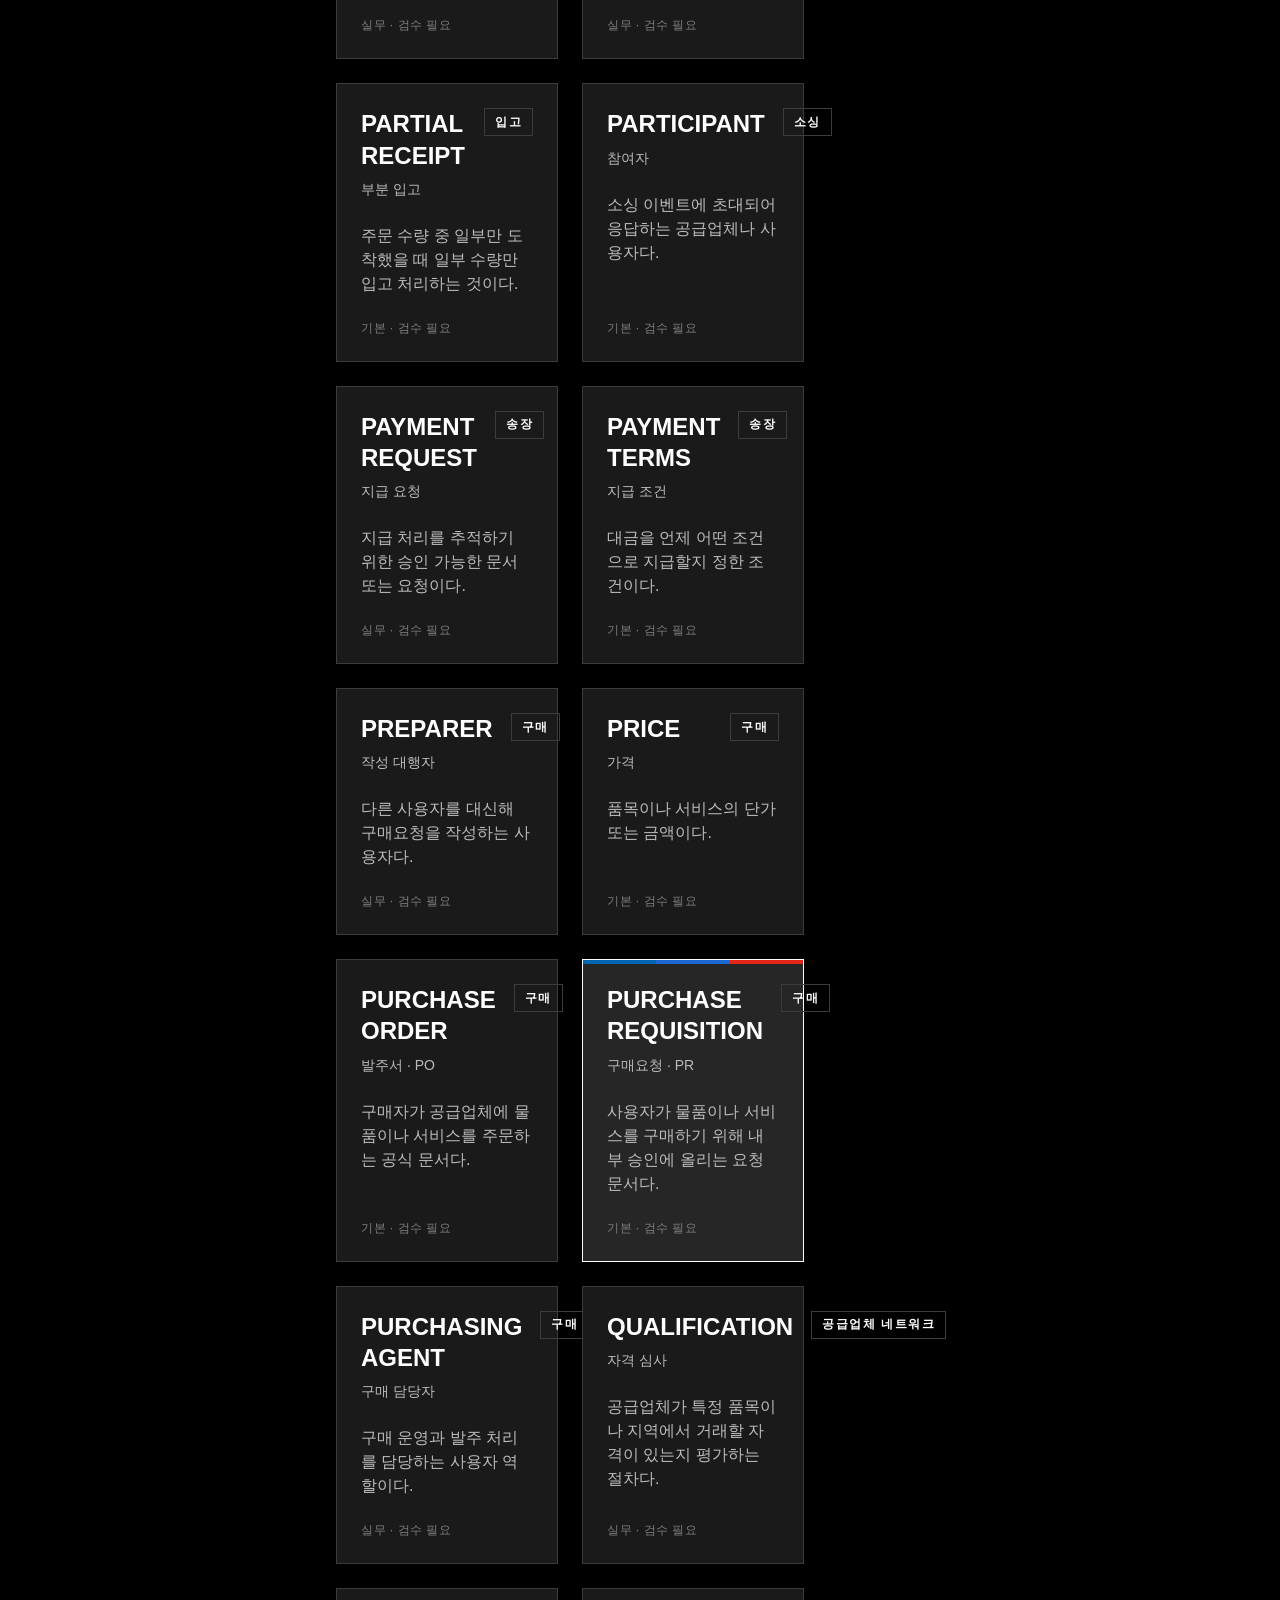
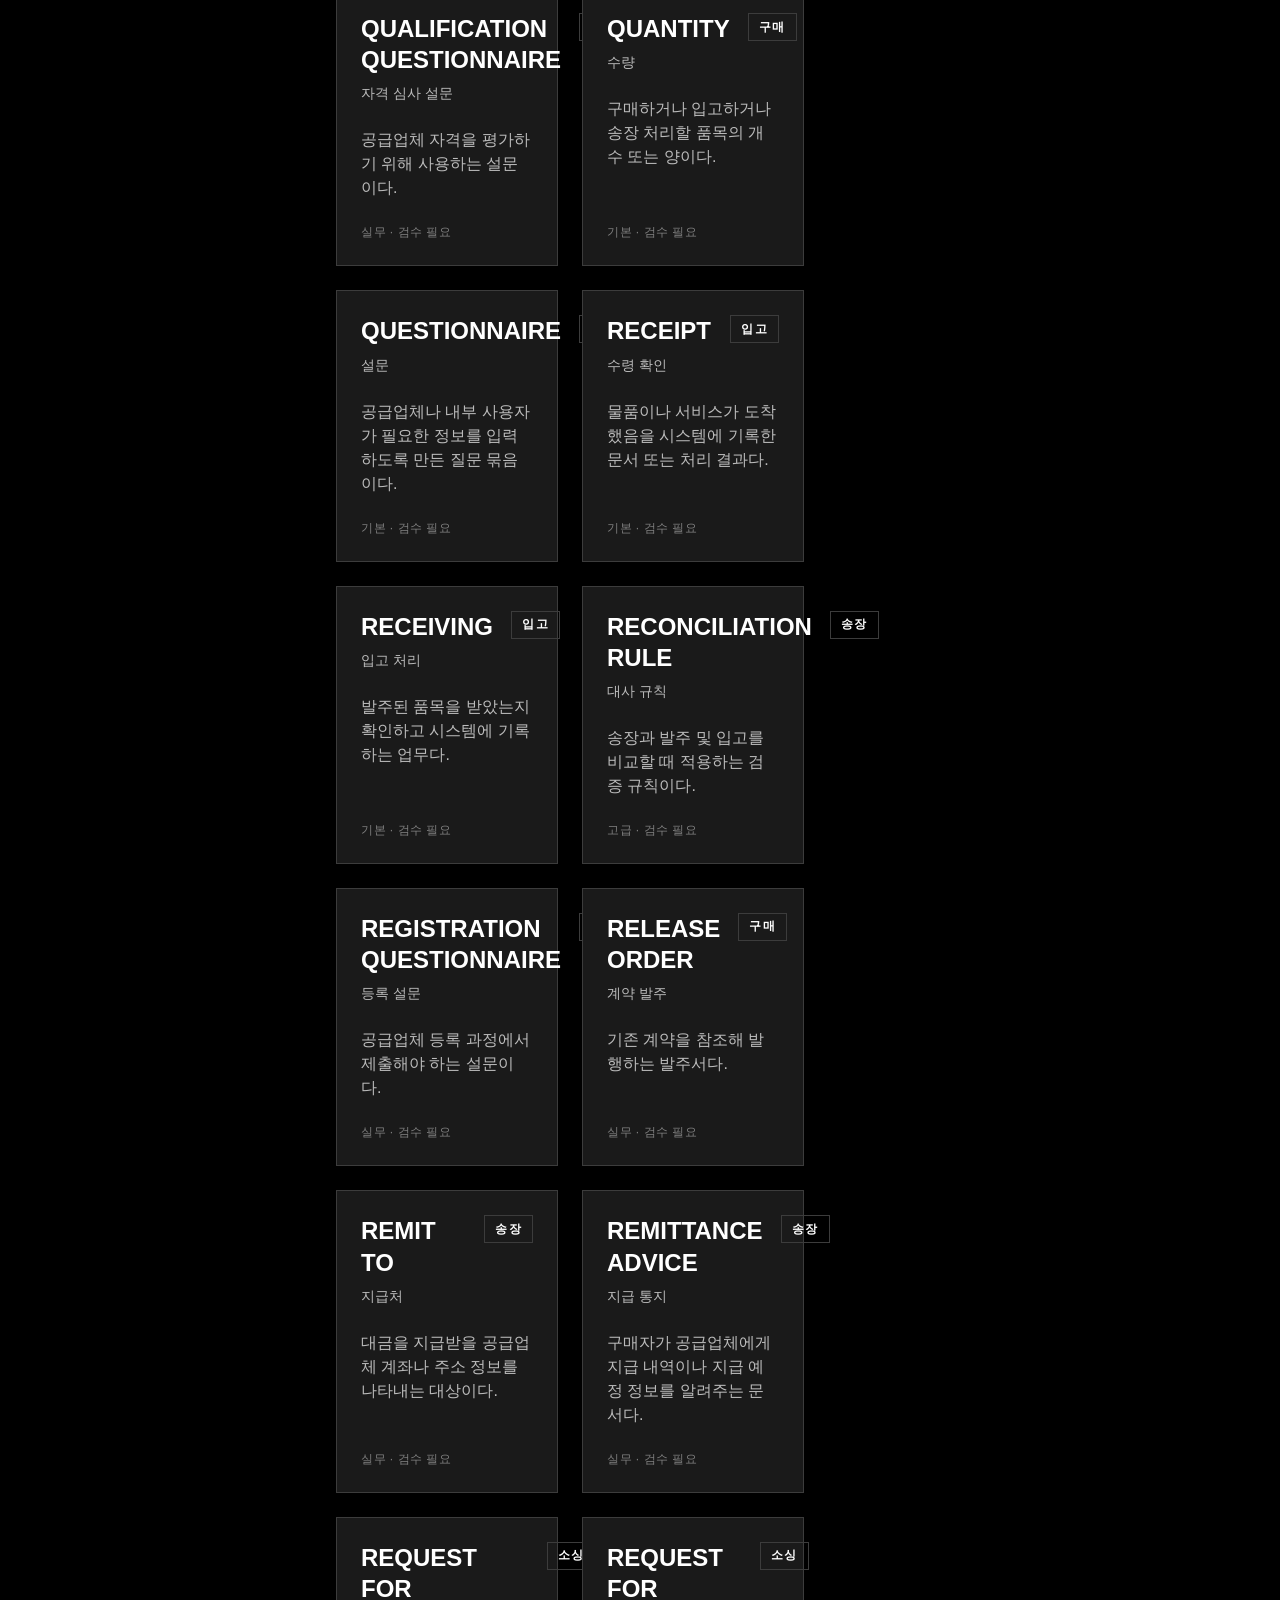
<file: prototype/index.html>
<!doctype html>
<html lang="ko">
<head>
  <meta charset="utf-8">
  <meta name="viewport" content="width=device-width, initial-scale=1">
  <title>SAP Ariba 용어집 프로토타입</title>
  <style>
    :root {
      --canvas: #000000;
      --primary: #ffffff;
      --body: #bbbbbb;
      --body-strong: #e6e6e6;
      --muted: #7e7e7e;
      --surface-soft: #0d0d0d;
      --surface-card: #1a1a1a;
      --surface-elevated: #262626;
      --carbon-gray: #2b2b2b;
      --hairline: #3c3c3c;
      --m-blue-light: #0066b1;
      --m-blue-dark: #1c69d4;
      --m-red: #e22718;
      --warning: #f4b400;
      --font: Inter, -apple-system, BlinkMacSystemFont, "Segoe UI", Roboto, sans-serif;
    }

    * {
      box-sizing: border-box;
    }

    body {
      margin: 0;
      color: var(--primary);
      background: var(--canvas);
      font-family: var(--font);
      font-weight: 300;
    }

    button,
    input {
      font: inherit;
    }

    a {
      color: inherit;
    }

    .top-nav {
      position: sticky;
      top: 0;
      z-index: 20;
      height: 64px;
      display: flex;
      align-items: center;
      justify-content: space-between;
      padding: 0 32px;
      border-bottom: 1px solid var(--hairline);
      background: rgba(0, 0, 0, 0.92);
      backdrop-filter: blur(12px);
    }

    .brand {
      display: flex;
      align-items: center;
      gap: 14px;
      min-width: 0;
    }

    .brand-mark {
      width: 46px;
      height: 18px;
      display: grid;
      grid-template-columns: repeat(3, 1fr);
      border: 1px solid var(--hairline);
    }

    .brand-mark span:nth-child(1) {
      background: var(--m-blue-light);
    }

    .brand-mark span:nth-child(2) {
      background: var(--m-blue-dark);
    }

    .brand-mark span:nth-child(3) {
      background: var(--m-red);
    }

    .brand-title {
      font-size: 14px;
      font-weight: 700;
      line-height: 1.3;
      letter-spacing: 1.5px;
      text-transform: uppercase;
      white-space: nowrap;
    }

    .nav-links {
      display: flex;
      gap: 26px;
      align-items: center;
      color: var(--body);
      font-size: 14px;
      letter-spacing: 0.5px;
    }

    .nav-links span {
      white-space: nowrap;
    }

    .hero {
      min-height: 520px;
      display: grid;
      align-items: end;
      background:
        linear-gradient(90deg, rgba(0, 0, 0, 0.88) 0%, rgba(0, 0, 0, 0.58) 38%, rgba(0, 0, 0, 0.08) 100%),
        url("https://images.unsplash.com/photo-1492144534655-ae79c964c9d7?auto=format&fit=crop&w=2400&q=80") center / cover;
      border-bottom: 1px solid var(--hairline);
    }

    .hero-inner {
      width: min(1440px, 100%);
      margin: 0 auto;
      padding: 64px 32px;
    }

    .eyebrow {
      margin: 0 0 18px;
      color: var(--body-strong);
      font-size: 14px;
      font-weight: 700;
      line-height: 1.3;
      letter-spacing: 1.5px;
      text-transform: uppercase;
    }

    .hero h1 {
      max-width: 880px;
      margin: 0;
      font-size: clamp(48px, 7vw, 80px);
      font-weight: 700;
      line-height: 1;
      letter-spacing: 0;
      text-transform: uppercase;
    }

    .hero-copy {
      max-width: 620px;
      margin: 22px 0 0;
      color: var(--body-strong);
      font-size: 18px;
      font-weight: 300;
      line-height: 1.5;
    }

    .m-stripe {
      height: 4px;
      width: 180px;
      display: grid;
      grid-template-columns: repeat(3, 1fr);
      margin-top: 34px;
    }

    .m-stripe span:nth-child(1) {
      background: var(--m-blue-light);
    }

    .m-stripe span:nth-child(2) {
      background: var(--m-blue-dark);
    }

    .m-stripe span:nth-child(3) {
      background: var(--m-red);
    }

    .workspace {
      width: min(1440px, 100%);
      margin: 0 auto;
      padding: 96px 32px;
      display: grid;
      grid-template-columns: 280px minmax(360px, 1fr) 420px;
      gap: 24px;
      align-items: start;
    }

    .workflow {
      width: min(1440px, 100%);
      margin: 0 auto;
      padding: 96px 32px 0;
    }

    .goals {
      width: min(1440px, 100%);
      margin: 0 auto;
      padding: 96px 32px 0;
    }

    .section-head {
      display: flex;
      justify-content: space-between;
      gap: 24px;
      align-items: end;
      margin-bottom: 24px;
      padding-bottom: 24px;
      border-bottom: 1px solid var(--hairline);
    }

    .section-head h2 {
      max-width: 760px;
      margin: 0;
      font-size: clamp(32px, 4vw, 56px);
      font-weight: 700;
      line-height: 1.05;
      letter-spacing: 0;
      text-transform: uppercase;
    }

    .section-head p {
      max-width: 420px;
      margin: 0;
      color: var(--body);
      font-size: 16px;
      font-weight: 300;
      line-height: 1.5;
    }

    .goal-grid {
      display: grid;
      grid-template-columns: repeat(4, minmax(0, 1fr));
      gap: 24px;
    }

    .workflow-map {
      display: grid;
      grid-template-columns: repeat(7, minmax(150px, 1fr));
      gap: 0;
      overflow-x: auto;
      border: 1px solid var(--hairline);
      background: var(--surface-soft);
    }

    .workflow-step {
      min-height: 190px;
      min-width: 150px;
      padding: 24px;
      border-right: 1px solid var(--hairline);
      background: var(--surface-card);
    }

    .workflow-step:last-child {
      border-right: 0;
    }

    .workflow-step strong {
      display: block;
      color: var(--muted);
      font-size: 12px;
      font-weight: 400;
      letter-spacing: 0.5px;
      text-transform: uppercase;
    }

    .workflow-step h3 {
      margin: 20px 0 12px;
      font-size: 20px;
      font-weight: 700;
      line-height: 1.3;
      text-transform: uppercase;
    }

    .workflow-step p {
      margin: 0;
      color: var(--body);
      font-size: 14px;
      font-weight: 300;
      line-height: 1.5;
    }

    .artifact-grid {
      display: grid;
      grid-template-columns: repeat(3, minmax(0, 1fr));
      gap: 24px;
      margin-top: 24px;
    }

    .artifact-card {
      min-height: 240px;
      display: flex;
      flex-direction: column;
      padding: 24px;
      border: 1px solid var(--hairline);
      color: var(--primary);
      background: var(--canvas);
      text-decoration: none;
    }

    .artifact-card:hover {
      border-color: var(--primary);
      background: var(--surface-card);
    }

    .artifact-card::before {
      content: "";
      width: 72px;
      height: 4px;
      background: linear-gradient(90deg, var(--m-blue-light) 0 33.33%, var(--m-blue-dark) 33.33% 66.66%, var(--m-red) 66.66% 100%);
    }

    .artifact-card h3 {
      margin: 28px 0 14px;
      font-size: 20px;
      font-weight: 700;
      line-height: 1.3;
      text-transform: uppercase;
    }

    .artifact-card p {
      margin: 0;
      color: var(--body);
      font-size: 14px;
      font-weight: 300;
      line-height: 1.5;
    }

    .artifact-card span {
      margin-top: auto;
      padding-top: 24px;
      color: var(--body-strong);
      font-size: 12px;
      font-weight: 700;
      letter-spacing: 1.5px;
      text-transform: uppercase;
    }

    .goal-card {
      min-height: 220px;
      display: flex;
      flex-direction: column;
      align-items: flex-start;
      padding: 24px;
      border: 1px solid var(--hairline);
      border-radius: 0;
      color: var(--primary);
      background: var(--surface-card);
      text-align: left;
      cursor: pointer;
    }

    .goal-card:hover,
    .goal-card.active {
      border-color: var(--primary);
      background: var(--surface-elevated);
    }

    .goal-card.active {
      background-image: linear-gradient(90deg, var(--m-blue-light) 0 33.33%, var(--m-blue-dark) 33.33% 66.66%, var(--m-red) 66.66% 100%);
      background-repeat: no-repeat;
      background-size: 100% 4px;
      background-position: 0 0;
    }

    .goal-index {
      color: var(--muted);
      font-size: 12px;
      font-weight: 400;
      letter-spacing: 0.5px;
      text-transform: uppercase;
    }

    .goal-title {
      margin-top: 28px;
      font-size: 24px;
      font-weight: 700;
      line-height: 1.3;
      letter-spacing: 0;
      text-transform: uppercase;
    }

    .goal-desc {
      margin-top: 16px;
      color: var(--body);
      font-size: 14px;
      font-weight: 300;
      line-height: 1.5;
    }

    .goal-meta {
      margin-top: auto;
      padding-top: 24px;
      color: var(--body-strong);
      font-size: 12px;
      font-weight: 700;
      letter-spacing: 1.5px;
      text-transform: uppercase;
    }

    .panel {
      background: var(--canvas);
      border: 1px solid var(--hairline);
      border-radius: 0;
    }

    .filters,
    .detail {
      position: sticky;
      top: 88px;
    }

    .filters {
      padding: 24px;
    }

    .filter-group {
      margin-bottom: 40px;
    }

    .filter-group:last-child {
      margin-bottom: 0;
    }

    .filter-title {
      margin: 0 0 16px;
      color: var(--primary);
      font-size: 14px;
      font-weight: 700;
      line-height: 1.3;
      letter-spacing: 1.5px;
      text-transform: uppercase;
    }

    .filter-button {
      width: 100%;
      min-height: 44px;
      display: flex;
      align-items: center;
      justify-content: space-between;
      gap: 14px;
      padding: 0;
      border: 0;
      border-bottom: 1px solid var(--hairline);
      border-radius: 0;
      color: var(--body);
      background: transparent;
      font-size: 14px;
      font-weight: 700;
      letter-spacing: 1.5px;
      text-align: left;
      text-transform: uppercase;
      cursor: pointer;
    }

    .filter-button:hover,
    .filter-button.active {
      color: var(--primary);
    }

    .filter-button.active::before {
      content: "";
      width: 32px;
      height: 4px;
      flex: 0 0 32px;
      background: linear-gradient(90deg, var(--m-blue-light) 0 33.33%, var(--m-blue-dark) 33.33% 66.66%, var(--m-red) 66.66% 100%);
    }

    .filter-button .label {
      flex: 1;
    }

    .filter-button .count {
      color: var(--muted);
      font-size: 12px;
      font-weight: 400;
      letter-spacing: 0.5px;
    }

    .content {
      display: grid;
      gap: 24px;
    }

    .search-row {
      display: grid;
      grid-template-columns: 1fr auto;
      gap: 16px;
      align-items: center;
    }

    .search {
      width: 100%;
      height: 48px;
      padding: 0 16px;
      border: 1px solid var(--hairline);
      border-radius: 0;
      outline: 0;
      color: var(--primary);
      background: var(--surface-card);
      font-size: 16px;
      font-weight: 300;
    }

    .search:focus {
      border-color: var(--primary);
    }

    .view-toggle {
      height: 48px;
      display: inline-flex;
      border: 1px solid var(--hairline);
      background: var(--canvas);
    }

    .view-toggle button {
      min-width: 86px;
      padding: 0 18px;
      border: 0;
      border-right: 1px solid var(--hairline);
      border-radius: 0;
      color: var(--body);
      background: transparent;
      font-size: 14px;
      font-weight: 700;
      letter-spacing: 1.5px;
      text-transform: uppercase;
      cursor: pointer;
    }

    .view-toggle button:last-child {
      border-right: 0;
    }

    .view-toggle .active {
      color: var(--primary);
      background: var(--surface-card);
    }

    .summary {
      min-height: 64px;
      display: flex;
      align-items: center;
      justify-content: space-between;
      gap: 16px;
      padding: 0 24px;
      color: var(--body);
      background: var(--surface-soft);
      font-size: 14px;
      font-weight: 300;
      border: 1px solid var(--hairline);
    }

    .summary strong {
      color: var(--primary);
      font-weight: 700;
    }

    .term-list {
      display: grid;
      grid-template-columns: repeat(2, minmax(0, 1fr));
      gap: 24px;
    }

    .term-card {
      min-height: 238px;
      display: flex;
      flex-direction: column;
      padding: 24px;
      background: var(--surface-card);
      cursor: pointer;
      transition: background 140ms ease, border-color 140ms ease;
    }

    .term-card:hover,
    .term-card.active {
      border-color: var(--primary);
      background: var(--surface-elevated);
    }

    .term-card.active {
      background-image: linear-gradient(90deg, var(--m-blue-light) 0 33.33%, var(--m-blue-dark) 33.33% 66.66%, var(--m-red) 66.66% 100%);
      background-repeat: no-repeat;
      background-size: 100% 4px;
      background-position: 0 0;
    }

    .term-head {
      display: flex;
      justify-content: space-between;
      gap: 18px;
      align-items: flex-start;
    }

    .term-name {
      margin: 0;
      font-size: 24px;
      font-weight: 700;
      line-height: 1.3;
      letter-spacing: 0;
      text-transform: uppercase;
    }

    .term-ko {
      margin-top: 8px;
      color: var(--body);
      font-size: 14px;
      font-weight: 300;
      line-height: 1.5;
    }

    .badge {
      display: inline-flex;
      align-items: center;
      min-height: 28px;
      padding: 0 10px;
      border: 1px solid var(--hairline);
      border-radius: 0;
      color: var(--primary);
      background: transparent;
      font-size: 12px;
      font-weight: 700;
      letter-spacing: 1.5px;
      text-transform: uppercase;
      white-space: nowrap;
    }

    .term-desc {
      margin: 24px 0 0;
      color: var(--body);
      font-size: 16px;
      font-weight: 300;
      line-height: 1.5;
    }

    .term-footer {
      margin-top: auto;
      padding-top: 24px;
      color: var(--muted);
      font-size: 12px;
      font-weight: 400;
      letter-spacing: 0.5px;
      text-transform: uppercase;
    }

    mark {
      padding: 0 2px;
      color: var(--primary);
      background: linear-gradient(90deg, var(--m-blue-light) 0 33.33%, var(--m-blue-dark) 33.33% 66.66%, var(--m-red) 66.66% 100%);
    }

    .detail {
      padding: 40px;
      background: var(--surface-soft);
    }

    .detail h2 {
      margin: 0;
      font-size: 40px;
      font-weight: 700;
      line-height: 1.1;
      letter-spacing: 0;
      text-transform: uppercase;
    }

    .detail .korean {
      margin-top: 12px;
      color: var(--body-strong);
      font-size: 18px;
      font-weight: 300;
      line-height: 1.4;
    }

    .meta-row {
      margin-top: 24px;
      display: flex;
      gap: 8px;
      flex-wrap: wrap;
    }

    .status {
      color: var(--warning);
      border-color: color-mix(in srgb, var(--warning) 55%, var(--hairline));
    }

    .section {
      margin-top: 40px;
      padding-top: 24px;
      border-top: 1px solid var(--hairline);
    }

    .section h3 {
      margin: 0 0 14px;
      color: var(--primary);
      font-size: 14px;
      font-weight: 700;
      line-height: 1.3;
      letter-spacing: 1.5px;
      text-transform: uppercase;
    }

    .section p {
      margin: 0;
      color: var(--body);
      font-size: 16px;
      font-weight: 300;
      line-height: 1.5;
    }

    .source {
      color: var(--primary);
      overflow-wrap: anywhere;
      text-decoration: none;
    }

    .source::after {
      content: " →";
    }

    .empty {
      grid-column: 1 / -1;
      padding: 40px;
      color: var(--muted);
      background: var(--surface-card);
      border: 1px solid var(--hairline);
      text-align: center;
    }

    .photo-band {
      min-height: 380px;
      display: grid;
      align-items: center;
      background:
        linear-gradient(90deg, rgba(0, 0, 0, 0.92), rgba(0, 0, 0, 0.36)),
        url("https://images.unsplash.com/photo-1517524008697-84bbe3c3fd98?auto=format&fit=crop&w=2400&q=80") center / cover;
      border-top: 1px solid var(--hairline);
      border-bottom: 1px solid var(--hairline);
    }

    .photo-band-inner {
      width: min(1440px, 100%);
      margin: 0 auto;
      padding: 80px 32px;
    }

    .photo-band h2 {
      max-width: 720px;
      margin: 0;
      font-size: clamp(32px, 4vw, 56px);
      font-weight: 700;
      line-height: 1.05;
      text-transform: uppercase;
    }

    .photo-band p {
      max-width: 560px;
      margin: 20px 0 0;
      color: var(--body-strong);
      font-size: 16px;
      font-weight: 300;
      line-height: 1.5;
    }

    @media (max-width: 1180px) {
      .workspace {
        grid-template-columns: 240px minmax(0, 1fr);
      }

      .detail {
        grid-column: 1 / -1;
        position: static;
      }
    }

    @media (max-width: 820px) {
      .top-nav {
        padding: 0 20px;
      }

      .nav-links {
        display: none;
      }

      .hero-inner,
      .workflow,
      .goals,
      .workspace,
      .photo-band-inner {
        padding-left: 20px;
        padding-right: 20px;
      }

      .goals,
      .workflow {
        padding-top: 64px;
      }

      .workspace {
        padding-top: 64px;
        padding-bottom: 64px;
        grid-template-columns: 1fr;
      }

      .filters,
      .detail {
        position: static;
      }

      .section-head,
      .search-row,
      .goal-grid,
      .artifact-grid,
      .term-list {
        grid-template-columns: 1fr;
      }

      .section-head {
        align-items: start;
        display: grid;
      }

      .view-toggle {
        width: 100%;
      }

      .view-toggle button {
        flex: 1;
      }

      .summary {
        align-items: flex-start;
        flex-direction: column;
        justify-content: center;
        padding: 16px;
      }

      .detail {
        padding: 24px;
      }
    }
  </style>
</head>
<body>
  <nav class="top-nav" aria-label="주요 탐색">
    <div class="brand">
      <div class="brand-mark" aria-hidden="true"><span></span><span></span><span></span></div>
      <div class="brand-title">SAP Ariba Glossary</div>
    </div>
    <div class="nav-links" aria-hidden="true">
      <span>Terms</span>
      <span>Workflow</span>
      <span>Goals</span>
      <span>Artifacts</span>
      <span>Sources</span>
      <span>Review</span>
    </div>
  </nav>

  <header class="hero">
    <div class="hero-inner">
      <p class="eyebrow">Procurement language system</p>
      <h1>업무 흐름으로 이해하는 SAP Ariba 용어집.</h1>
      <p class="hero-copy">공식 SAP 문서 기반 용어를 구매, 소싱, 계약, 입고, 송장 흐름에 맞춰 정리합니다.</p>
      <div class="m-stripe" aria-hidden="true"><span></span><span></span><span></span></div>
    </div>
  </header>

  <section class="goals" aria-label="목표 기반 탐색">
    <div class="section-head">
      <h2>먼저 목표를 고르고 필요한 용어만 봅니다.</h2>
      <p>목표 카드는 검색과 필터를 자동으로 세팅합니다. 전체 사전을 훑기 전에 현재 업무에 필요한 용어 묶음부터 확인할 수 있습니다.</p>
    </div>
    <div id="goalGrid" class="goal-grid"></div>
  </section>

  <section class="workflow" aria-label="SAP Ariba 업무 흐름">
    <div class="section-head">
      <h2>SAP Ariba 기준 업무 흐름과 공식 참조 산출물.</h2>
      <p>아래 흐름도는 SAP Help Portal의 구매요청 워크플로우, 발주 프로세스, 소싱 이벤트 프로세스, 입고 기준 송장 검증 문서를 기반으로 만든 자체 요약입니다.</p>
    </div>

    <div class="workflow-map" aria-label="요약 업무 흐름도">
      <article class="workflow-step">
        <strong>01</strong>
        <h3>소싱</h3>
        <p>RFI, RFQ, RFP, 경매 이벤트를 열고 공급업체 응답을 평가합니다.</p>
      </article>
      <article class="workflow-step">
        <strong>02</strong>
        <h3>계약</h3>
        <p>선정 결과를 계약 조건과 조항으로 정리하고 계약 워크스페이스에서 승인합니다.</p>
      </article>
      <article class="workflow-step">
        <strong>03</strong>
        <h3>구매요청</h3>
        <p>요청자가 카탈로그나 비카탈로그 품목을 담아 구매요청을 제출합니다.</p>
      </article>
      <article class="workflow-step">
        <strong>04</strong>
        <h3>승인</h3>
        <p>승인 흐름과 승인 규칙에 따라 승인자들이 승인하거나 반려합니다.</p>
      </article>
      <article class="workflow-step">
        <strong>05</strong>
        <h3>발주</h3>
        <p>승인된 구매요청은 공급업체별 발주서로 생성되어 네트워크나 수동 방식으로 전달됩니다.</p>
      </article>
      <article class="workflow-step">
        <strong>06</strong>
        <h3>입고</h3>
        <p>공급업체는 주문 확인과 출하 통지를 보내고 구매자는 입고 또는 서비스 시트를 처리합니다.</p>
      </article>
      <article class="workflow-step">
        <strong>07</strong>
        <h3>송장·지급</h3>
        <p>송장은 발주와 입고 기준으로 대사되고 예외 해결 후 지급 요청으로 이어집니다.</p>
      </article>
    </div>

    <div class="artifact-grid" aria-label="공식 SAP 참조 산출물">
      <a class="artifact-card" href="./artifacts/purchase-requisition-workflow.html">
        <h3>Purchase Requisition Workflow</h3>
        <p>요청자가 PR을 만들고 승인 흐름을 거쳐 발주와 입고 및 지급 요청으로 이어지는 흐름을 한글로 정리합니다.</p>
        <span>View Korean artifact →</span>
      </a>
      <a class="artifact-card" href="./artifacts/purchase-order-process.html">
        <h3>Purchase Order Process</h3>
        <p>승인된 PR이 PO로 생성되고 공급업체에게 전달되는 발주 흐름과 주요 예외를 정리합니다.</p>
        <span>View Korean artifact →</span>
      </a>
      <a class="artifact-card" href="./artifacts/sourcing-event-process.html">
        <h3>Sourcing Event Process</h3>
        <p>RFI, RFQ, RFP, 경매 이벤트의 생성과 응답 및 평가와 선정 흐름을 한글로 설명합니다.</p>
        <span>View Korean artifact →</span>
      </a>
      <a class="artifact-card" href="./artifacts/guided-buying-approval-flow.html">
        <h3>Guided Buying Approval Flow</h3>
        <p>Guided Buying 요청이 승인 프로세스를 참조해 승인자를 추가하는 구조를 한글로 정리합니다.</p>
        <span>View Korean artifact →</span>
      </a>
      <a class="artifact-card" href="./artifacts/gr-based-invoice-verification.html">
        <h3>GR-Based Invoice Verification</h3>
        <p>입고 기준 송장 검증에서 입고, 송장, IR, 예외가 어떻게 연결되는지 정리합니다.</p>
        <span>View Korean artifact →</span>
      </a>
      <a class="artifact-card" href="./artifacts/order-confirmation-ship-notice.html">
        <h3>Confirmation & Ship Notice</h3>
        <p>공급업체의 주문 확인과 출하 통지 및 제어 키와 거래 규칙을 한글로 정리합니다.</p>
        <span>View Korean artifact →</span>
      </a>
    </div>
  </section>

  <main class="workspace">
    <aside class="panel filters">
      <div id="categoryFilters" class="filter-group">
        <p class="filter-title">Category</p>
      </div>
      <div id="workflowFilters" class="filter-group">
        <p class="filter-title">Workflow</p>
      </div>
      <div id="statusFilters" class="filter-group">
        <p class="filter-title">Review</p>
      </div>
    </aside>

    <section class="content" aria-label="용어 목록">
      <div class="search-row">
        <input id="search" class="search" placeholder="영문, 한글, 약어, 설명 검색" aria-label="용어 검색">
        <div class="view-toggle" aria-label="보기 전환">
          <button id="termView" class="active" type="button">Terms</button>
          <button id="flowView" type="button">Flow</button>
        </div>
      </div>

      <div class="summary">
        <span id="resultSummary">용어를 불러오는 중</span>
        <span id="sortSummary">정렬: 업무 흐름순</span>
      </div>

      <div id="termList" class="term-list"></div>
    </section>

    <aside id="detail" class="panel detail" aria-label="용어 상세"></aside>
  </main>

  <section class="photo-band">
    <div class="photo-band-inner">
      <p class="eyebrow">Source discipline</p>
      <h2>공식 정의와 실무 표현을 같은 화면에서 검수합니다.</h2>
      <p>SAP Help Portal, SAP Learning, 내부 교육 자료를 연결해 용어별 출처와 검수 상태를 추적합니다.</p>
    </div>
  </section>

  <script>
    const workflowOrder = ["공통", "공급업체 온보딩", "공급업체 협업", "소싱", "계약", "구매요청", "승인", "발주", "입고", "송장", "지급"];
    const goals = [
      {
        id: "all",
        title: "전체 용어 검토",
        description: "카테고리 제한 없이 117개 핵심 용어를 ABC순 또는 업무 흐름순으로 확인합니다.",
        meta: "117 terms",
        filters: { category: "전체", workflow: "전체", query: "", view: "terms" },
      },
      {
        id: "new-user",
        title: "신규 사용자 온보딩",
        description: "SAP Ariba, 구매자, 공급업체, 워크스페이스처럼 기본 개념부터 먼저 봅니다.",
        meta: "common first",
        termIds: ["sap-ariba", "sap-business-network", "buyer", "supplier", "workspace", "task", "template", "notification", "erp", "integration"],
        filters: { category: "전체", workflow: "전체", query: "", view: "terms" },
      },
      {
        id: "buying-flow",
        title: "구매요청에서 발주까지",
        description: "카탈로그, 장바구니, 구매요청, 승인, 발주서로 이어지는 구매 흐름을 따라갑니다.",
        meta: "buying flow",
        termIds: ["guided-buying", "catalog", "shopping-cart", "non-catalog-item", "item", "line-item", "unit-of-measure", "quantity", "price", "accounting", "cost-center", "split-accounting", "budget-check", "requester", "preparer", "requisition", "approval", "approval-flow", "approver", "denial", "withdraw", "purchase-order", "release-order", "change-order", "cancel-order"],
        filters: { category: "전체", workflow: "전체", query: "", view: "flow" },
      },
      {
        id: "invoice-flow",
        title: "입고와 송장 대사 이해",
        description: "입고, 송장, 3자 대사, 예외, 지급 요청까지 정산 흐름의 핵심 용어를 묶어 봅니다.",
        meta: "invoice flow",
        termIds: ["goods-receipt", "receiving", "receipt", "partial-receipt", "negative-receipt", "return", "service-entry-sheet", "service-sheet", "lean-service", "invoice", "invoice-reconciliation", "three-way-match", "goods-receipt-based-invoice-verification", "reconciliation-rule", "exception", "invoice-exception", "exception-handler", "credit-memo", "invoice-status", "payment-request", "payment-terms", "discount-terms", "tax", "vat", "remit-to", "remittance-advice", "ers"],
        filters: { category: "전체", workflow: "전체", query: "", view: "flow" },
      },
      {
        id: "supplier-network",
        title: "공급업체 협업 준비",
        description: "SAP Business Network, 공급업체 등록, 프로필, 주문 확인, 사전 출하 통지 용어를 봅니다.",
        meta: "supplier network",
        termIds: ["sap-business-network", "supplier", "supplier-enablement", "supplier-profile", "supplier-registration", "qualification", "questionnaire", "registration-questionnaire", "qualification-questionnaire", "certificate", "supplier-risk", "order-confirmation", "control-key", "transaction-rule", "asn", "ship-notice", "carrier", "tracking-number", "packing-slip", "order-routing"],
        filters: { category: "전체", workflow: "전체", query: "", view: "flow" },
      },
      {
        id: "sourcing-contract",
        title: "소싱과 계약 연결",
        description: "소싱 이벤트, RFQ, 입찰 응답, 선정, 계약, 계약 준수까지 앞단 업무를 정리합니다.",
        meta: "sourcing to contract",
        termIds: ["sourcing", "sourcing-event", "event-template", "event-content", "event-status", "participant", "rfi", "rfq", "rfp", "auction", "lot", "bid", "scoring", "award", "contract", "contract-request", "contract-workspace", "contract-terms", "clause", "contract-compliance", "contract-renewal", "contract-expiration"],
        filters: { category: "전체", workflow: "전체", query: "", view: "flow" },
      },
    ];

    const state = {
      terms: [],
      selectedId: null,
      query: "",
      category: "전체",
      workflow: "전체",
      status: "전체",
      view: "terms",
      goal: "all",
    };

    let suppressUrlUpdate = false;

    const fields = [
      "id",
      "english_term",
      "korean_term",
      "abbreviation",
      "category",
      "workflow_stage",
      "plain_description",
      "business_example",
      "related_terms",
      "source_url",
      "screen_hint",
      "level",
      "review_status",
    ];

    const $ = (selector) => document.querySelector(selector);

    function escapeHtml(value) {
      return String(value ?? "")
        .replaceAll("&", "&amp;")
        .replaceAll("<", "&lt;")
        .replaceAll(">", "&gt;")
        .replaceAll('"', "&quot;")
        .replaceAll("'", "&#039;");
    }

    function escapeRegExp(value) {
      return value.replace(/[.*+?^${}()|[\]\\]/g, "\\$&");
    }

    function highlight(value) {
      const escaped = escapeHtml(value);
      const query = state.query.trim();
      if (!query) return escaped;

      const pattern = new RegExp(`(${escapeRegExp(escapeHtml(query))})`, "gi");
      return escaped.replace(pattern, "<mark>$1</mark>");
    }

    function parseCsvLine(line) {
      const values = [];
      let current = "";
      let quoted = false;

      for (let i = 0; i < line.length; i += 1) {
        const char = line[i];
        const next = line[i + 1];
        if (char === '"' && quoted && next === '"') {
          current += '"';
          i += 1;
        } else if (char === '"') {
          quoted = !quoted;
        } else if (char === "," && !quoted) {
          values.push(current);
          current = "";
        } else {
          current += char;
        }
      }
      values.push(current);
      return values;
    }

    function parseCsv(text) {
      const lines = text.trim().split(/\r?\n/);
      const header = parseCsvLine(lines.shift());
      return lines.filter(Boolean).map((line) => {
        const values = parseCsvLine(line);
        const row = {};
        header.forEach((name, index) => {
          row[name] = values[index] || "";
        });
        return row;
      });
    }

    function sortTerms(terms) {
      if (state.view === "flow") {
        return [...terms].sort((a, b) => {
          const ai = workflowOrder.indexOf(a.workflow_stage);
          const bi = workflowOrder.indexOf(b.workflow_stage);
          return (ai === -1 ? 99 : ai) - (bi === -1 ? 99 : bi) || a.english_term.localeCompare(b.english_term);
        });
      }
      return [...terms].sort((a, b) => a.english_term.localeCompare(b.english_term));
    }

    function filterTerms() {
      const query = state.query.trim().toLowerCase();
      const goal = goals.find((item) => item.id === state.goal);
      const goalTermIds = goal?.termIds ? new Set(goal.termIds) : null;
      return state.terms.filter((term) => {
        const haystack = fields.map((field) => term[field]).join(" ").toLowerCase();
        return (!goalTermIds || goalTermIds.has(term.id))
          && (!query || haystack.includes(query))
          && (state.category === "전체" || term.category === state.category)
          && (state.workflow === "전체" || term.workflow_stage === state.workflow)
          && (state.status === "전체" || term.review_status === state.status);
      });
    }

    function countBy(field, value) {
      if (value === "전체") return state.terms.length;
      return state.terms.filter((term) => term[field] === value).length;
    }

    function renderFilterGroup(rootSelector, values, activeValue, field, onSelect) {
      const root = $(rootSelector);
      const title = root.querySelector(".filter-title");
      root.innerHTML = "";
      root.append(title);

      values.forEach((value) => {
        const button = document.createElement("button");
        button.type = "button";
        button.className = `filter-button${value === activeValue ? " active" : ""}`;
        button.innerHTML = `<span class="label">${escapeHtml(value)}</span><span class="count">${countBy(field, value)}</span>`;
        button.addEventListener("click", () => {
          onSelect(value);
          render();
        });
        root.append(button);
      });
    }

    function renderFilters() {
      const categories = ["전체", ...new Set(state.terms.map((term) => term.category))];
      const workflows = ["전체", ...workflowOrder.filter((stage) => state.terms.some((term) => term.workflow_stage === stage))];
      const statuses = ["전체", ...new Set(state.terms.map((term) => term.review_status))];

      renderFilterGroup("#categoryFilters", categories, state.category, "category", (value) => {
        state.category = value;
        state.goal = "custom";
      });
      renderFilterGroup("#workflowFilters", workflows, state.workflow, "workflow_stage", (value) => {
        state.workflow = value;
        state.goal = "custom";
      });
      renderFilterGroup("#statusFilters", statuses, state.status, "review_status", (value) => {
        state.status = value;
        state.goal = "custom";
      });
    }

    function renderGoals() {
      const root = $("#goalGrid");
      root.innerHTML = "";

      goals.forEach((goal, index) => {
        const button = document.createElement("button");
        button.type = "button";
        button.className = `goal-card${goal.id === state.goal ? " active" : ""}`;
        button.innerHTML = `
          <span class="goal-index">Goal ${String(index + 1).padStart(2, "0")}</span>
          <span class="goal-title">${escapeHtml(goal.title)}</span>
          <span class="goal-desc">${escapeHtml(goal.description)}</span>
          <span class="goal-meta">${escapeHtml(goal.meta)}</span>
        `;
        button.addEventListener("click", () => {
          applyGoal(goal.id);
        });
        root.append(button);
      });
    }

    function applyGoal(goalId) {
      const goal = goals.find((item) => item.id === goalId);
      if (!goal) return;

      state.goal = goal.id;
      state.category = goal.filters.category;
      state.workflow = goal.filters.workflow;
      state.query = goal.filters.query;
      state.view = goal.filters.view;
      state.selectedId = null;
      $("#search").value = state.query;
      render();
      document.querySelector(".workspace").scrollIntoView({ behavior: "smooth", block: "start" });
    }

    function renderList(terms) {
      const root = $("#termList");
      root.innerHTML = "";

      if (!terms.length) {
        root.innerHTML = '<div class="empty">조건에 맞는 용어가 없습니다.</div>';
        return;
      }

      if (!terms.some((term) => term.id === state.selectedId)) {
        state.selectedId = terms[0].id;
      }

      terms.forEach((term) => {
        const article = document.createElement("article");
        article.className = `panel term-card${term.id === state.selectedId ? " active" : ""}`;
        article.tabIndex = 0;
        article.innerHTML = `
          <div class="term-head">
            <div>
              <h2 class="term-name">${highlight(term.english_term)}</h2>
              <div class="term-ko">${highlight(term.korean_term)}${term.abbreviation ? ` · ${highlight(term.abbreviation)}` : ""}</div>
            </div>
            <span class="badge">${escapeHtml(state.view === "flow" ? term.workflow_stage : term.category)}</span>
          </div>
          <p class="term-desc">${highlight(term.plain_description)}</p>
          <div class="term-footer">${escapeHtml(term.level)} · ${escapeHtml(term.review_status)}</div>
        `;
        article.addEventListener("click", () => {
          state.selectedId = term.id;
          state.goal = "custom";
          render();
        });
        article.addEventListener("keydown", (event) => {
          if (event.key === "Enter") {
            state.selectedId = term.id;
            state.goal = "custom";
            render();
          }
        });
        root.append(article);
      });
    }

    function renderDetail(terms) {
      const term = terms.find((item) => item.id === state.selectedId) || terms[0];
      const root = $("#detail");

      if (!term) {
        root.innerHTML = '<div class="empty">선택된 용어가 없습니다.</div>';
        return;
      }

      root.innerHTML = `
        <h2>${highlight(term.english_term)}</h2>
        <div class="korean">${highlight(term.korean_term)}${term.abbreviation ? ` · ${highlight(term.abbreviation)}` : ""}</div>
        <div class="meta-row">
          <span class="badge">${escapeHtml(term.category)}</span>
          <span class="badge">${escapeHtml(term.workflow_stage)}</span>
          <span class="badge">${escapeHtml(term.level)}</span>
          <span class="badge status">${escapeHtml(term.review_status)}</span>
        </div>
        <div class="section">
          <h3>Plain definition</h3>
          <p>${highlight(term.plain_description)}</p>
        </div>
        <div class="section">
          <h3>Business example</h3>
          <p>${highlight(term.business_example)}</p>
        </div>
        <div class="section">
          <h3>Screen hint</h3>
          <p>${highlight(term.screen_hint)}</p>
        </div>
        <div class="section">
          <h3>Related terms</h3>
          <p>${renderRelatedTerms(term.related_terms)}</p>
        </div>
        <div class="section">
          <h3>Official source</h3>
          <p><a class="source" href="${escapeHtml(term.source_url)}">${escapeHtml(term.source_url)}</a></p>
        </div>
      `;
    }

    function findTermByName(name) {
      const normalized = name.trim().toLowerCase();
      return state.terms.find((term) =>
        term.english_term.toLowerCase() === normalized ||
        term.korean_term.toLowerCase() === normalized ||
        term.abbreviation.toLowerCase() === normalized
      );
    }

    function renderRelatedTerms(relatedTerms) {
      const names = relatedTerms.split(";").map((name) => name.trim()).filter(Boolean);
      if (!names.length) return "";

      return names.map((name) => {
        const related = findTermByName(name);
        if (!related) return escapeHtml(name);
        return `<a class="source related-term-link" href="?term=${encodeURIComponent(related.id)}">${escapeHtml(name)}</a>`;
      }).join(" · ");
    }

    function updateUrl() {
      if (suppressUrlUpdate) return;

      const params = new URLSearchParams();
      if (state.goal && state.goal !== "custom") params.set("goal", state.goal);
      if (state.selectedId) params.set("term", state.selectedId);
      const query = params.toString();
      const nextUrl = `${location.pathname}${query ? `?${query}` : ""}`;
      history.replaceState(null, "", nextUrl);
    }

    function render() {
      const filtered = sortTerms(filterTerms());
      renderGoals();
      renderFilters();
      renderList(filtered);
      renderDetail(filtered);
      $("#resultSummary").innerHTML = `핵심 용어 <strong>${state.terms.length}</strong>개 중 검색 결과 <strong>${filtered.length}</strong>개`;
      const goal = goals.find((item) => item.id === state.goal);
      $("#sortSummary").textContent = `${goal ? goal.title : "직접 필터"} · ${state.view === "flow" ? "업무 흐름순" : "ABC순"}`;
      $("#termView").classList.toggle("active", state.view === "terms");
      $("#flowView").classList.toggle("active", state.view === "flow");
      updateUrl();
    }

    function applyInitialUrlState() {
      const params = new URLSearchParams(location.search);
      const goalId = params.get("goal");
      const termId = params.get("term");
      const goal = goals.find((item) => item.id === goalId);

      suppressUrlUpdate = true;
      if (goal) {
        state.goal = goal.id;
        state.category = goal.filters.category;
        state.workflow = goal.filters.workflow;
        state.query = goal.filters.query;
        state.view = goal.filters.view;
        $("#search").value = state.query;
      }
      if (termId && state.terms.some((term) => term.id === termId)) {
        state.selectedId = termId;
      }
      suppressUrlUpdate = false;
    }

    async function loadTerms() {
      try {
        const response = await fetch("../data/glossary-seed.csv");
        if (!response.ok) throw new Error(`CSV load failed: ${response.status}`);
        state.terms = parseCsv(await response.text());
        state.selectedId = state.terms.find((term) => term.id === "requisition")?.id || state.terms[0]?.id;
        applyInitialUrlState();
        render();
      } catch (error) {
        $("#resultSummary").textContent = "CSV를 불러오지 못했습니다. 로컬 서버에서 열어주세요.";
        $("#termList").innerHTML = `<div class="empty">${escapeHtml(error.message)}</div>`;
      }
    }

    $("#search").addEventListener("input", (event) => {
      state.query = event.target.value;
      state.goal = "custom";
      render();
    });
    $("#termView").addEventListener("click", () => {
      state.view = "terms";
      state.goal = "custom";
      render();
    });
    $("#flowView").addEventListener("click", () => {
      state.view = "flow";
      state.goal = "custom";
      render();
    });

    loadTerms();
  </script>
</body>
</html>
</file>
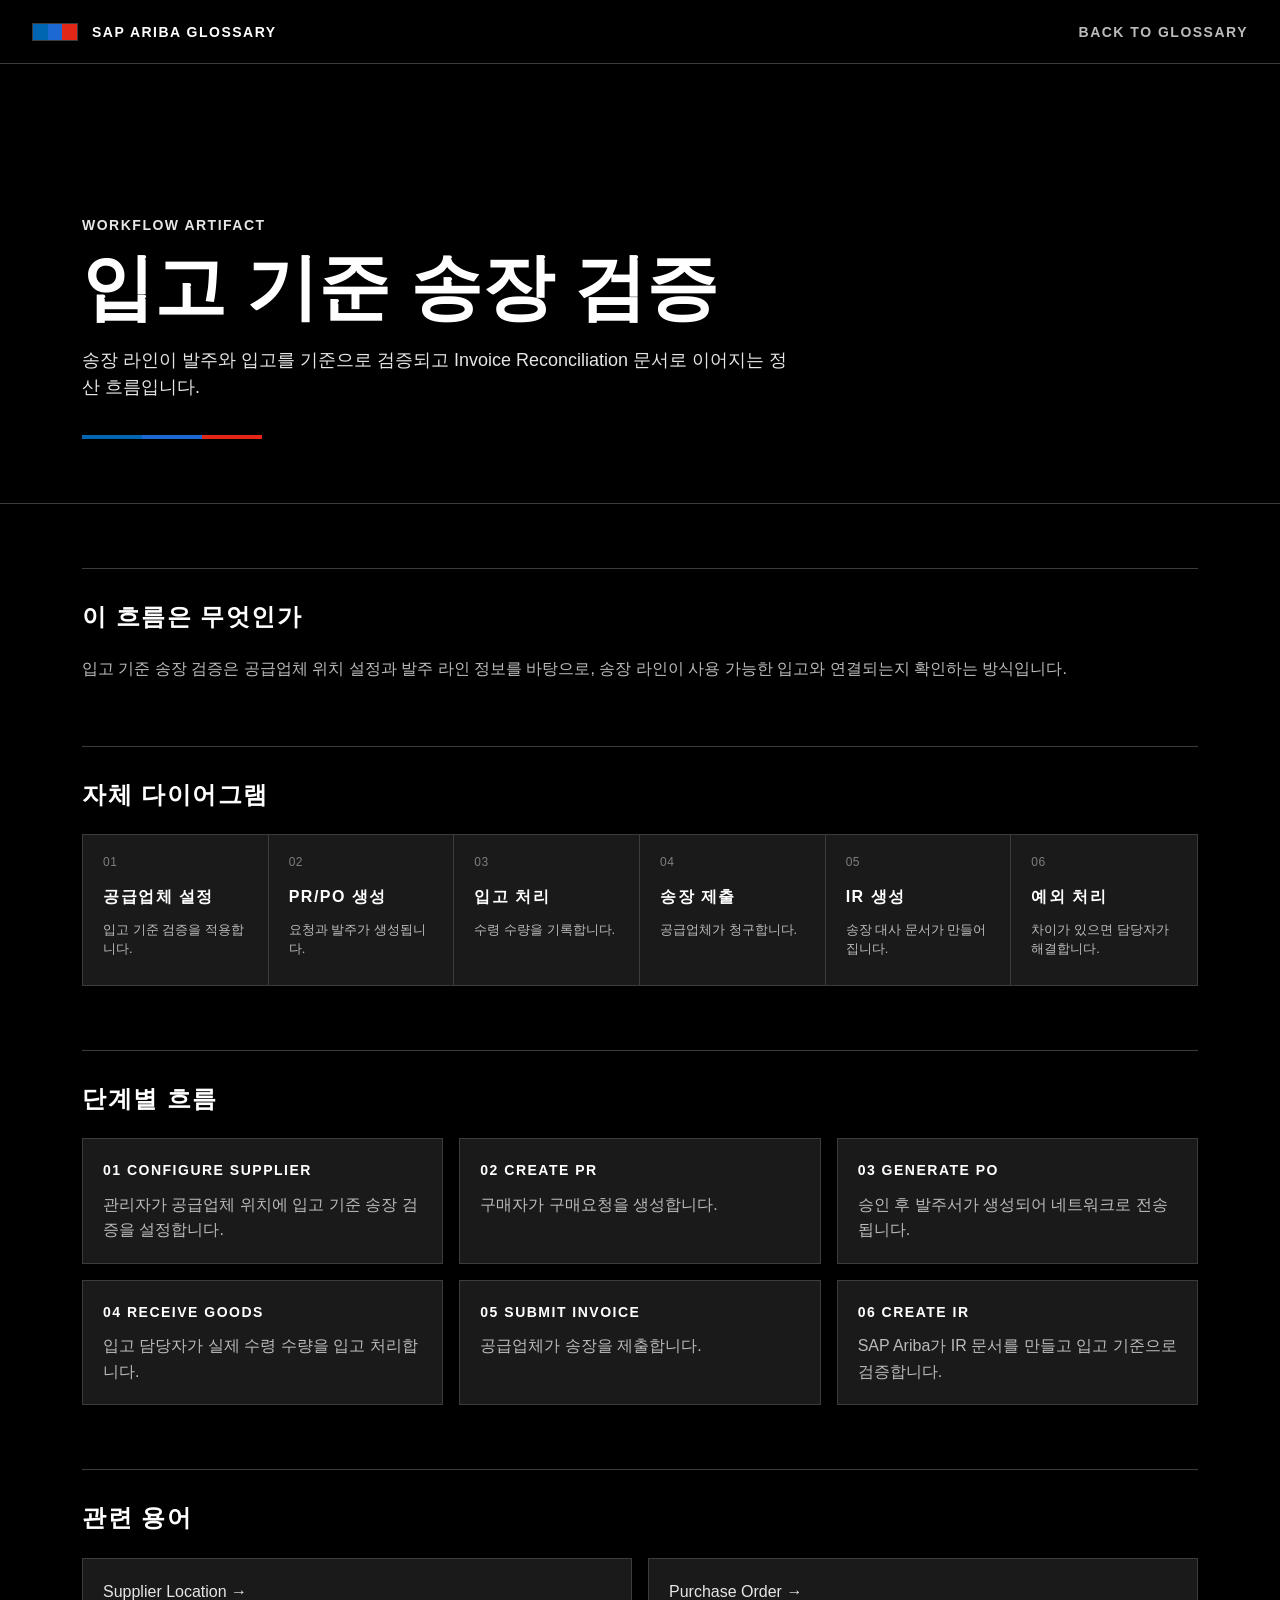
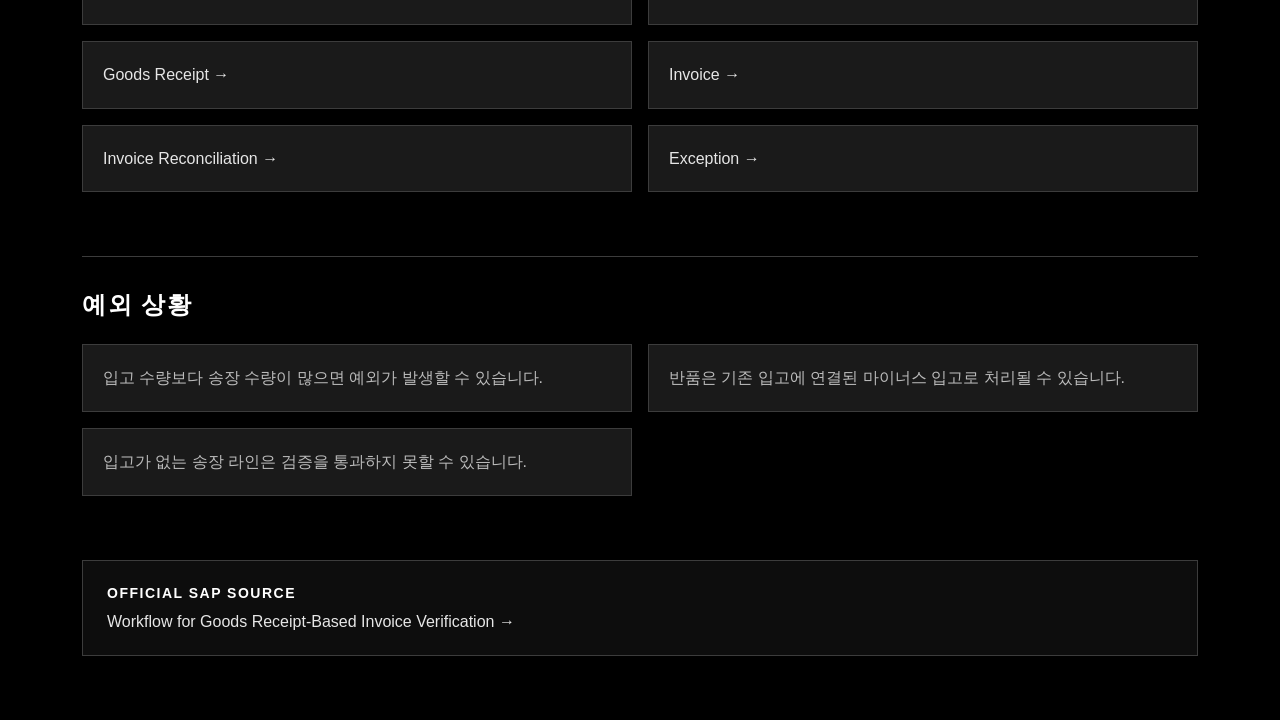
<file: prototype/artifacts/gr-based-invoice-verification.html>
<!doctype html>
<html lang="ko">
<head>
  <meta charset="utf-8">
  <meta name="viewport" content="width=device-width, initial-scale=1">
  <title>입고 기준 송장 검증</title>
  <link rel="stylesheet" href="./styles.css">
</head>
<body>
  <nav class="top-nav"><a class="brand" href="../"><div class="brand-mark" aria-hidden="true"><span></span><span></span><span></span></div><div class="brand-title">SAP Ariba Glossary</div></a><a class="back-link" href="../">Back to glossary</a></nav>
  <header class="hero"><div class="hero-inner"><p class="eyebrow">Workflow artifact</p><h1>입고 기준 송장 검증</h1><p class="lead">송장 라인이 발주와 입고를 기준으로 검증되고 Invoice Reconciliation 문서로 이어지는 정산 흐름입니다.</p><div class="m-stripe" aria-hidden="true"><span></span><span></span><span></span></div></div></header>
  <main class="content">
    <section class="section"><h2>이 흐름은 무엇인가</h2><p>입고 기준 송장 검증은 공급업체 위치 설정과 발주 라인 정보를 바탕으로, 송장 라인이 사용 가능한 입고와 연결되는지 확인하는 방식입니다.</p></section>
    <section class="section"><h2>자체 다이어그램</h2><div class="diagram"><div class="diagram-step"><span>01</span><strong>공급업체 설정</strong><em>입고 기준 검증을 적용합니다.</em></div><div class="diagram-step"><span>02</span><strong>PR/PO 생성</strong><em>요청과 발주가 생성됩니다.</em></div><div class="diagram-step"><span>03</span><strong>입고 처리</strong><em>수령 수량을 기록합니다.</em></div><div class="diagram-step"><span>04</span><strong>송장 제출</strong><em>공급업체가 청구합니다.</em></div><div class="diagram-step"><span>05</span><strong>IR 생성</strong><em>송장 대사 문서가 만들어집니다.</em></div><div class="diagram-step"><span>06</span><strong>예외 처리</strong><em>차이가 있으면 담당자가 해결합니다.</em></div></div></section>
    <section class="section"><h2>단계별 흐름</h2><ol class="flow"><li><strong>01 Configure supplier</strong>관리자가 공급업체 위치에 입고 기준 송장 검증을 설정합니다.</li><li><strong>02 Create PR</strong>구매자가 구매요청을 생성합니다.</li><li><strong>03 Generate PO</strong>승인 후 발주서가 생성되어 네트워크로 전송됩니다.</li><li><strong>04 Receive goods</strong>입고 담당자가 실제 수령 수량을 입고 처리합니다.</li><li><strong>05 Submit invoice</strong>공급업체가 송장을 제출합니다.</li><li><strong>06 Create IR</strong>SAP Ariba가 IR 문서를 만들고 입고 기준으로 검증합니다.</li></ol></section>
    <section class="section"><h2>관련 용어</h2><ul class="term-grid"><li><a href="../?term=supplier-location">Supplier Location</a></li><li><a href="../?term=purchase-order">Purchase Order</a></li><li><a href="../?term=goods-receipt">Goods Receipt</a></li><li><a href="../?term=invoice">Invoice</a></li><li><a href="../?term=invoice-reconciliation">Invoice Reconciliation</a></li><li><a href="../?term=exception">Exception</a></li></ul></section>
    <section class="section"><h2>예외 상황</h2><ul class="exception-grid"><li>입고 수량보다 송장 수량이 많으면 예외가 발생할 수 있습니다.</li><li>반품은 기존 입고에 연결된 마이너스 입고로 처리될 수 있습니다.</li><li>입고가 없는 송장 라인은 검증을 통과하지 못할 수 있습니다.</li></ul></section>
    <section class="source-box"><span class="source-title">Official SAP source</span><a href="https://help.sap.com/docs/buying-invoicing/invoicing-and-payment-process-guide/workflow-for-goods-receipt-based-invoice-verification-in-sap-ariba-buying-and-invoicing-aede7515ef3148f5a0f96e05d8670438">Workflow for Goods Receipt-Based Invoice Verification</a></section>
  </main>
</body>
</html>
</file>
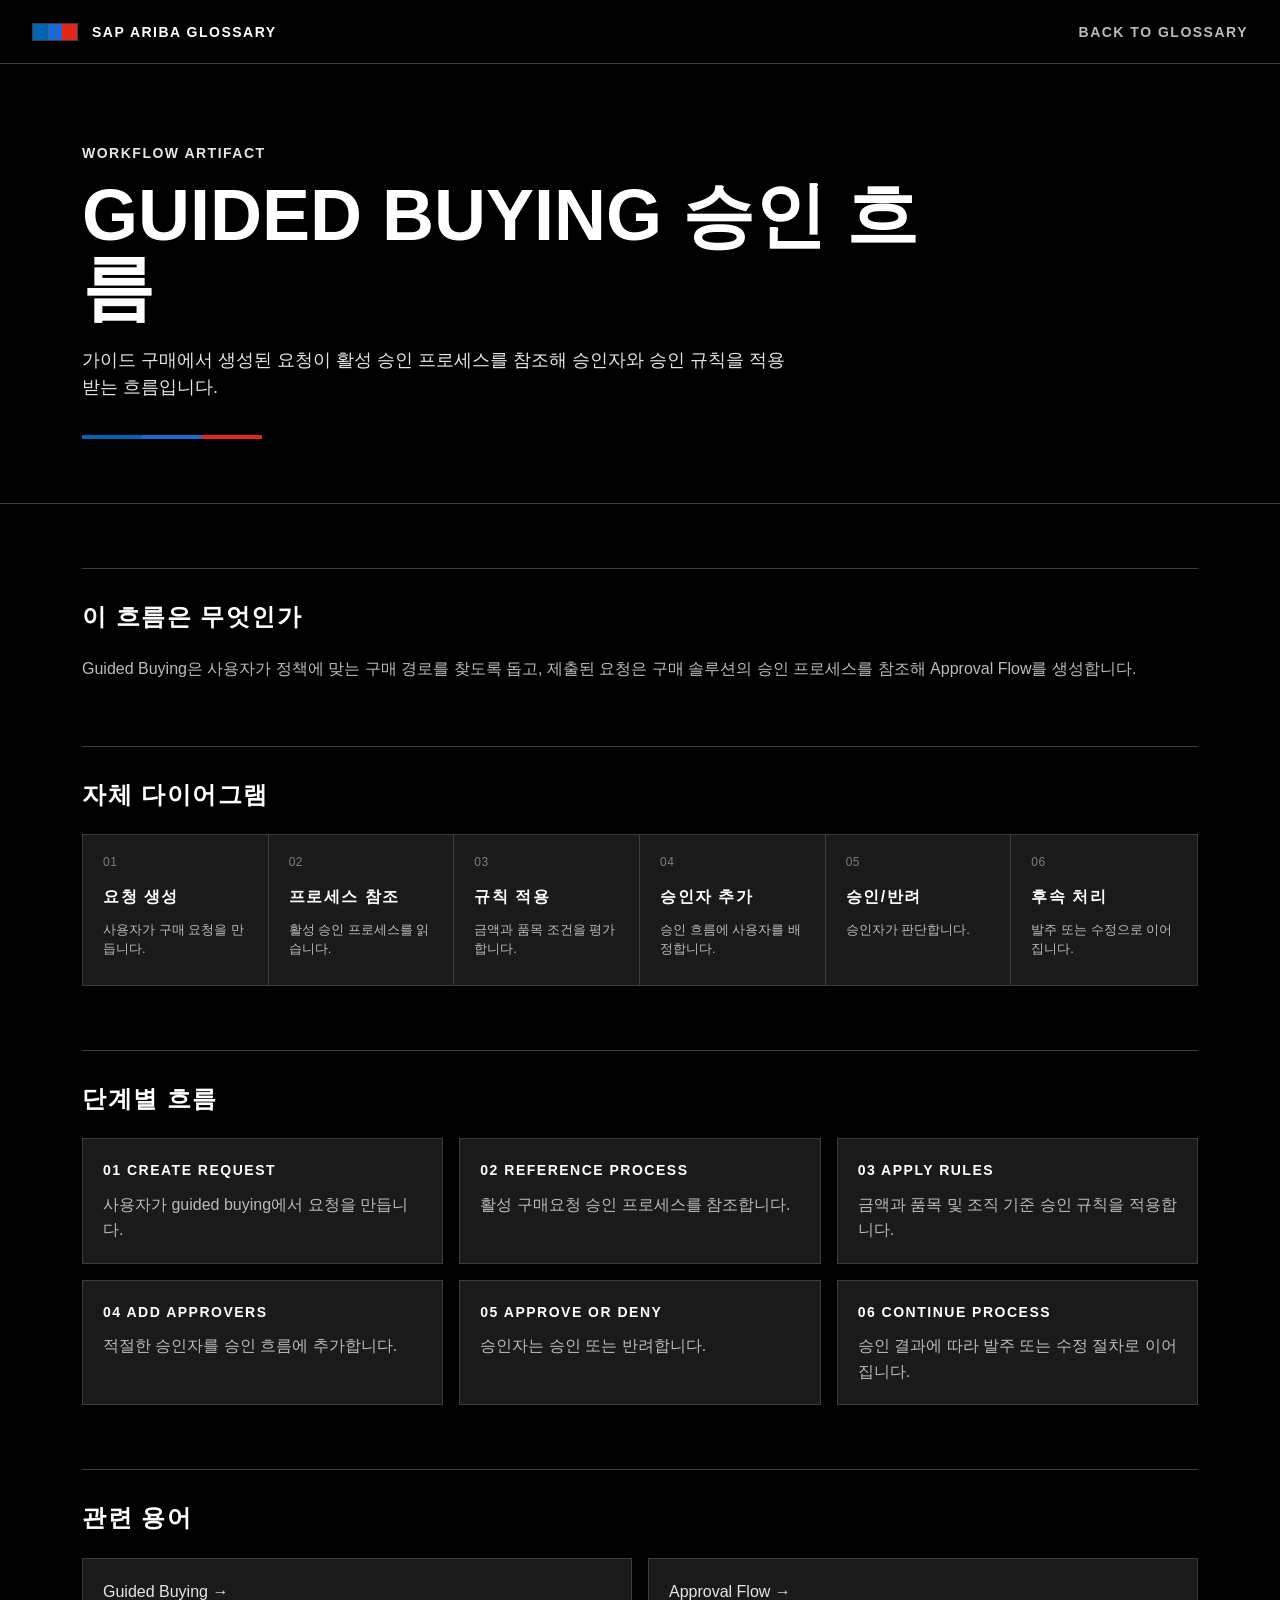
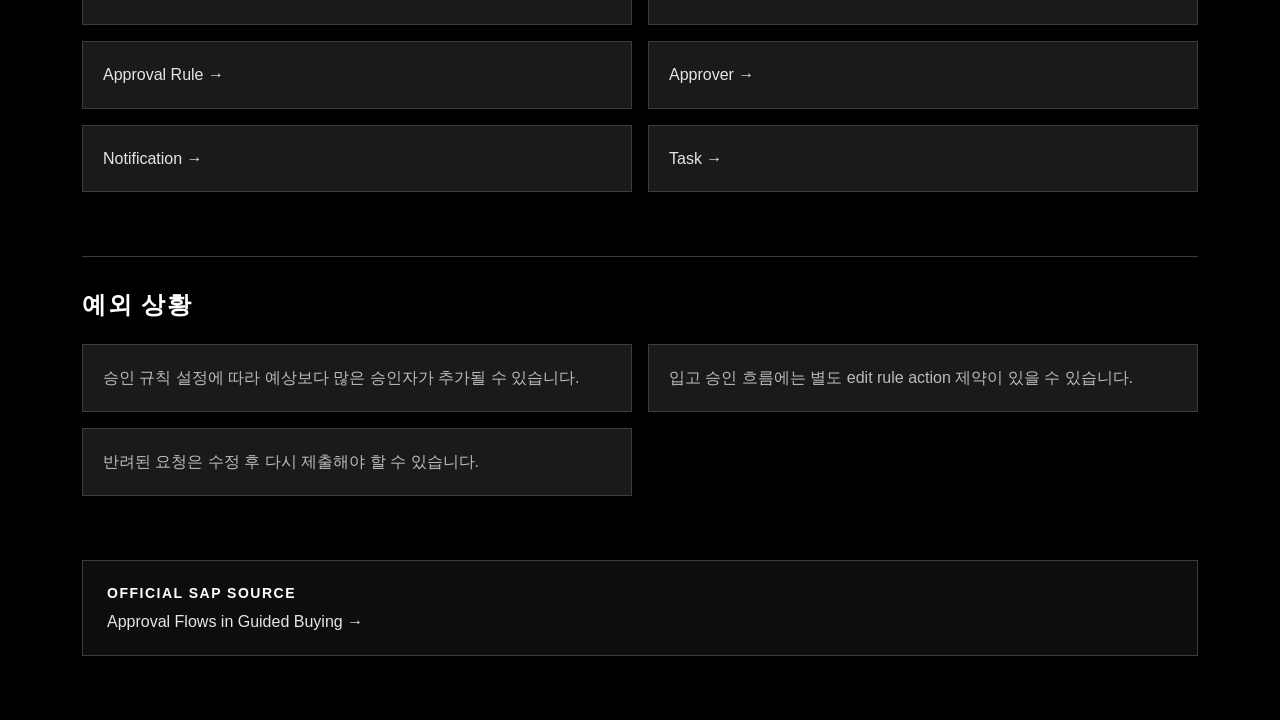
<file: prototype/artifacts/guided-buying-approval-flow.html>
<!doctype html>
<html lang="ko">
<head>
  <meta charset="utf-8">
  <meta name="viewport" content="width=device-width, initial-scale=1">
  <title>Guided Buying 승인 흐름</title>
  <link rel="stylesheet" href="./styles.css">
</head>
<body>
  <nav class="top-nav"><a class="brand" href="../"><div class="brand-mark" aria-hidden="true"><span></span><span></span><span></span></div><div class="brand-title">SAP Ariba Glossary</div></a><a class="back-link" href="../">Back to glossary</a></nav>
  <header class="hero"><div class="hero-inner"><p class="eyebrow">Workflow artifact</p><h1>Guided Buying 승인 흐름</h1><p class="lead">가이드 구매에서 생성된 요청이 활성 승인 프로세스를 참조해 승인자와 승인 규칙을 적용받는 흐름입니다.</p><div class="m-stripe" aria-hidden="true"><span></span><span></span><span></span></div></div></header>
  <main class="content">
    <section class="section"><h2>이 흐름은 무엇인가</h2><p>Guided Buying은 사용자가 정책에 맞는 구매 경로를 찾도록 돕고, 제출된 요청은 구매 솔루션의 승인 프로세스를 참조해 Approval Flow를 생성합니다.</p></section>
    <section class="section"><h2>자체 다이어그램</h2><div class="diagram"><div class="diagram-step"><span>01</span><strong>요청 생성</strong><em>사용자가 구매 요청을 만듭니다.</em></div><div class="diagram-step"><span>02</span><strong>프로세스 참조</strong><em>활성 승인 프로세스를 읽습니다.</em></div><div class="diagram-step"><span>03</span><strong>규칙 적용</strong><em>금액과 품목 조건을 평가합니다.</em></div><div class="diagram-step"><span>04</span><strong>승인자 추가</strong><em>승인 흐름에 사용자를 배정합니다.</em></div><div class="diagram-step"><span>05</span><strong>승인/반려</strong><em>승인자가 판단합니다.</em></div><div class="diagram-step"><span>06</span><strong>후속 처리</strong><em>발주 또는 수정으로 이어집니다.</em></div></div></section>
    <section class="section"><h2>단계별 흐름</h2><ol class="flow"><li><strong>01 Create request</strong>사용자가 guided buying에서 요청을 만듭니다.</li><li><strong>02 Reference process</strong>활성 구매요청 승인 프로세스를 참조합니다.</li><li><strong>03 Apply rules</strong>금액과 품목 및 조직 기준 승인 규칙을 적용합니다.</li><li><strong>04 Add approvers</strong>적절한 승인자를 승인 흐름에 추가합니다.</li><li><strong>05 Approve or deny</strong>승인자는 승인 또는 반려합니다.</li><li><strong>06 Continue process</strong>승인 결과에 따라 발주 또는 수정 절차로 이어집니다.</li></ol></section>
    <section class="section"><h2>관련 용어</h2><ul class="term-grid"><li><a href="../?term=guided-buying">Guided Buying</a></li><li><a href="../?term=approval-flow">Approval Flow</a></li><li><a href="../?term=approval-rule">Approval Rule</a></li><li><a href="../?term=approver">Approver</a></li><li><a href="../?term=notification">Notification</a></li><li><a href="../?term=task">Task</a></li></ul></section>
    <section class="section"><h2>예외 상황</h2><ul class="exception-grid"><li>승인 규칙 설정에 따라 예상보다 많은 승인자가 추가될 수 있습니다.</li><li>입고 승인 흐름에는 별도 edit rule action 제약이 있을 수 있습니다.</li><li>반려된 요청은 수정 후 다시 제출해야 할 수 있습니다.</li></ul></section>
    <section class="source-box"><span class="source-title">Official SAP source</span><a href="https://help.sap.com/docs/buying-invoicing/guided-buying-administration/approval-flows-in-guided-buying-f75adff652ab4a658d7173a2b7e39495">Approval Flows in Guided Buying</a></section>
  </main>
</body>
</html>
</file>
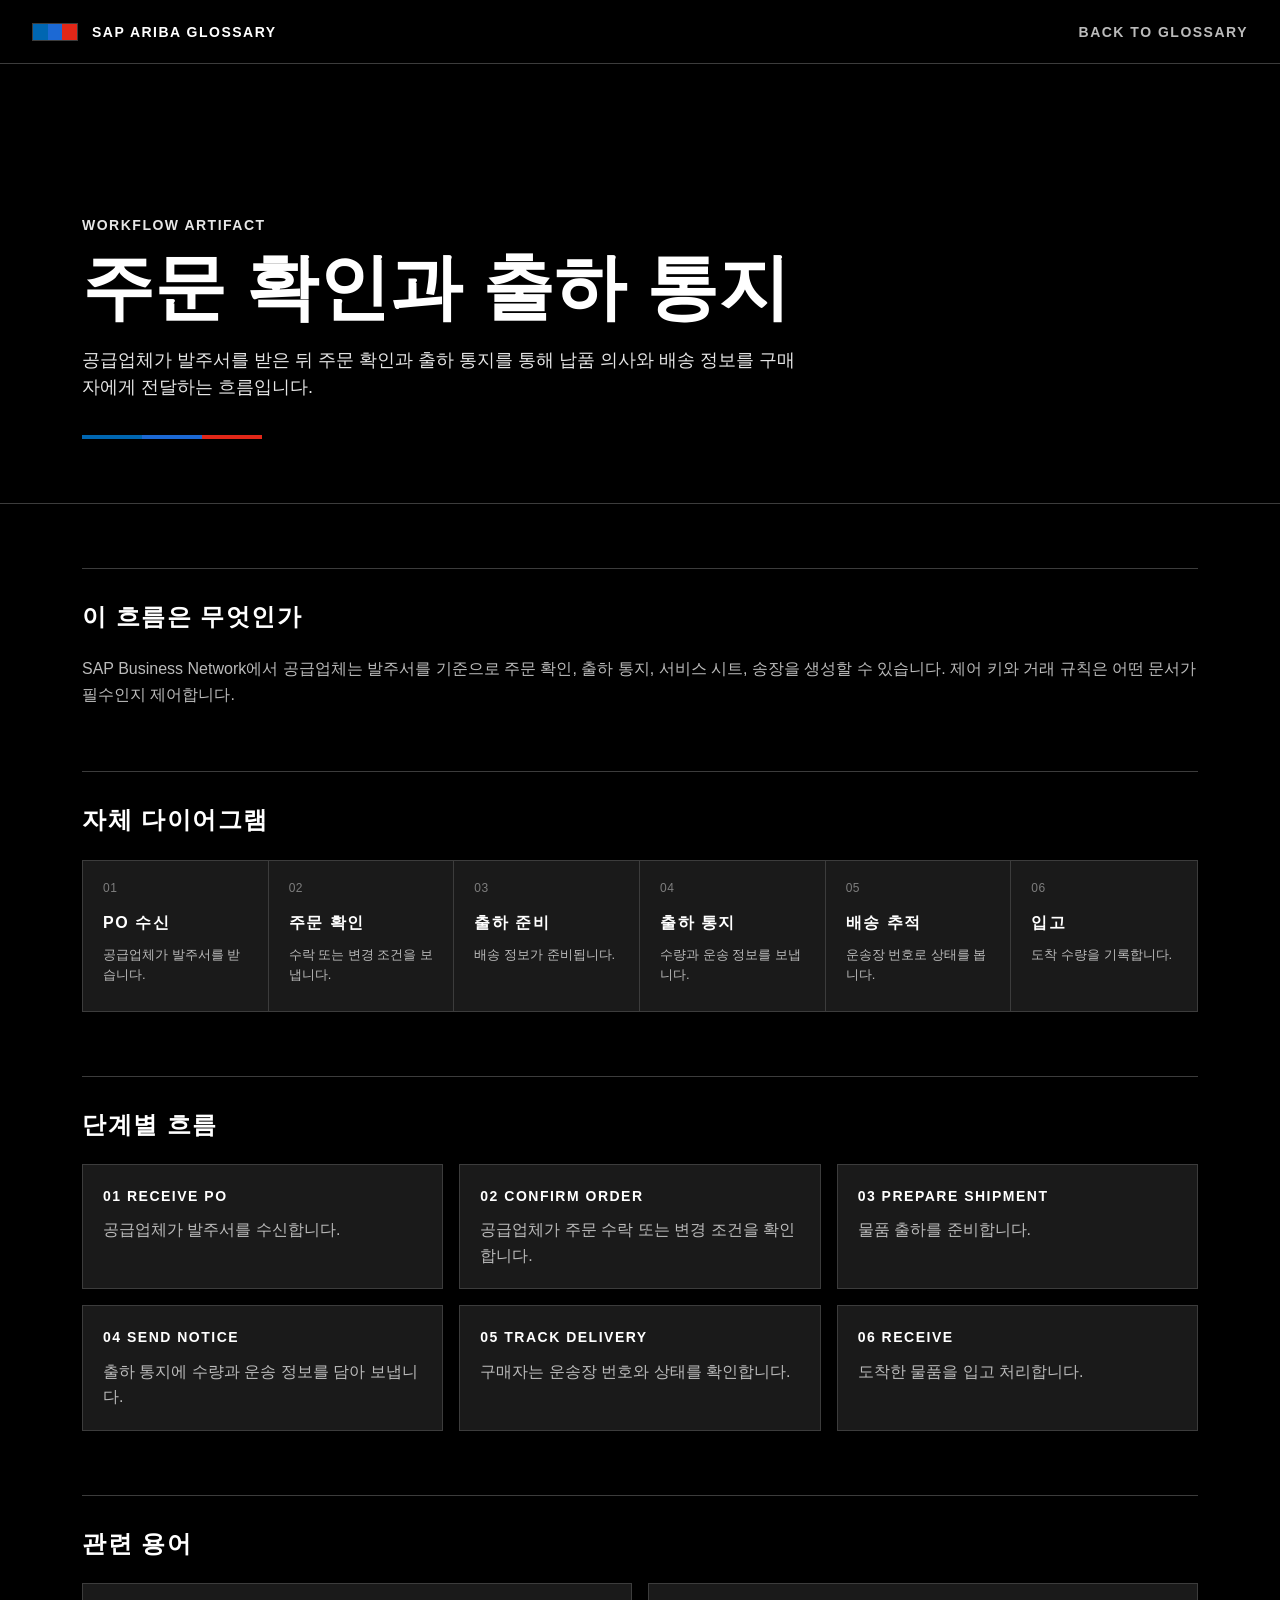
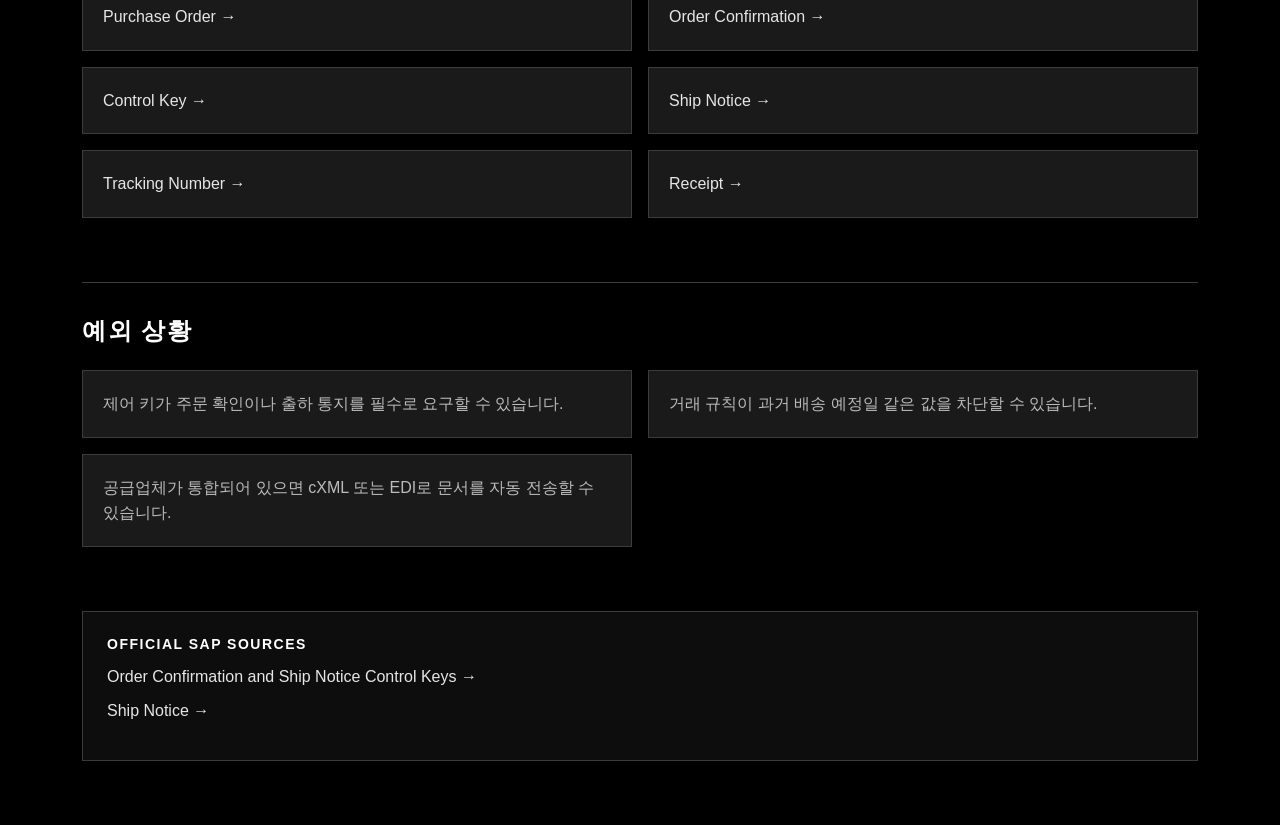
<file: prototype/artifacts/order-confirmation-ship-notice.html>
<!doctype html>
<html lang="ko">
<head>
  <meta charset="utf-8">
  <meta name="viewport" content="width=device-width, initial-scale=1">
  <title>주문 확인과 출하 통지</title>
  <link rel="stylesheet" href="./styles.css">
</head>
<body>
  <nav class="top-nav"><a class="brand" href="../"><div class="brand-mark" aria-hidden="true"><span></span><span></span><span></span></div><div class="brand-title">SAP Ariba Glossary</div></a><a class="back-link" href="../">Back to glossary</a></nav>
  <header class="hero"><div class="hero-inner"><p class="eyebrow">Workflow artifact</p><h1>주문 확인과 출하 통지</h1><p class="lead">공급업체가 발주서를 받은 뒤 주문 확인과 출하 통지를 통해 납품 의사와 배송 정보를 구매자에게 전달하는 흐름입니다.</p><div class="m-stripe" aria-hidden="true"><span></span><span></span><span></span></div></div></header>
  <main class="content">
    <section class="section"><h2>이 흐름은 무엇인가</h2><p>SAP Business Network에서 공급업체는 발주서를 기준으로 주문 확인, 출하 통지, 서비스 시트, 송장을 생성할 수 있습니다. 제어 키와 거래 규칙은 어떤 문서가 필수인지 제어합니다.</p></section>
    <section class="section"><h2>자체 다이어그램</h2><div class="diagram"><div class="diagram-step"><span>01</span><strong>PO 수신</strong><em>공급업체가 발주서를 받습니다.</em></div><div class="diagram-step"><span>02</span><strong>주문 확인</strong><em>수락 또는 변경 조건을 보냅니다.</em></div><div class="diagram-step"><span>03</span><strong>출하 준비</strong><em>배송 정보가 준비됩니다.</em></div><div class="diagram-step"><span>04</span><strong>출하 통지</strong><em>수량과 운송 정보를 보냅니다.</em></div><div class="diagram-step"><span>05</span><strong>배송 추적</strong><em>운송장 번호로 상태를 봅니다.</em></div><div class="diagram-step"><span>06</span><strong>입고</strong><em>도착 수량을 기록합니다.</em></div></div></section>
    <section class="section"><h2>단계별 흐름</h2><ol class="flow"><li><strong>01 Receive PO</strong>공급업체가 발주서를 수신합니다.</li><li><strong>02 Confirm order</strong>공급업체가 주문 수락 또는 변경 조건을 확인합니다.</li><li><strong>03 Prepare shipment</strong>물품 출하를 준비합니다.</li><li><strong>04 Send notice</strong>출하 통지에 수량과 운송 정보를 담아 보냅니다.</li><li><strong>05 Track delivery</strong>구매자는 운송장 번호와 상태를 확인합니다.</li><li><strong>06 Receive</strong>도착한 물품을 입고 처리합니다.</li></ol></section>
    <section class="section"><h2>관련 용어</h2><ul class="term-grid"><li><a href="../?term=purchase-order">Purchase Order</a></li><li><a href="../?term=order-confirmation">Order Confirmation</a></li><li><a href="../?term=control-key">Control Key</a></li><li><a href="../?term=ship-notice">Ship Notice</a></li><li><a href="../?term=tracking-number">Tracking Number</a></li><li><a href="../?term=receipt">Receipt</a></li></ul></section>
    <section class="section"><h2>예외 상황</h2><ul class="exception-grid"><li>제어 키가 주문 확인이나 출하 통지를 필수로 요구할 수 있습니다.</li><li>거래 규칙이 과거 배송 예정일 같은 값을 차단할 수 있습니다.</li><li>공급업체가 통합되어 있으면 cXML 또는 EDI로 문서를 자동 전송할 수 있습니다.</li></ul></section>
    <section class="source-box"><span class="source-title">Official SAP sources</span><p><a href="https://help.sap.com/docs/business-network-for-supply-chain/business-network-buyer-administration/order-confirmation-and-ship-notice-control-keys">Order Confirmation and Ship Notice Control Keys</a></p><p><a href="https://help.sap.com/docs/sisgw/sap-ariba-cloud-integration-gateway-overview-guide/ship-notice">Ship Notice</a></p></section>
  </main>
</body>
</html>
</file>
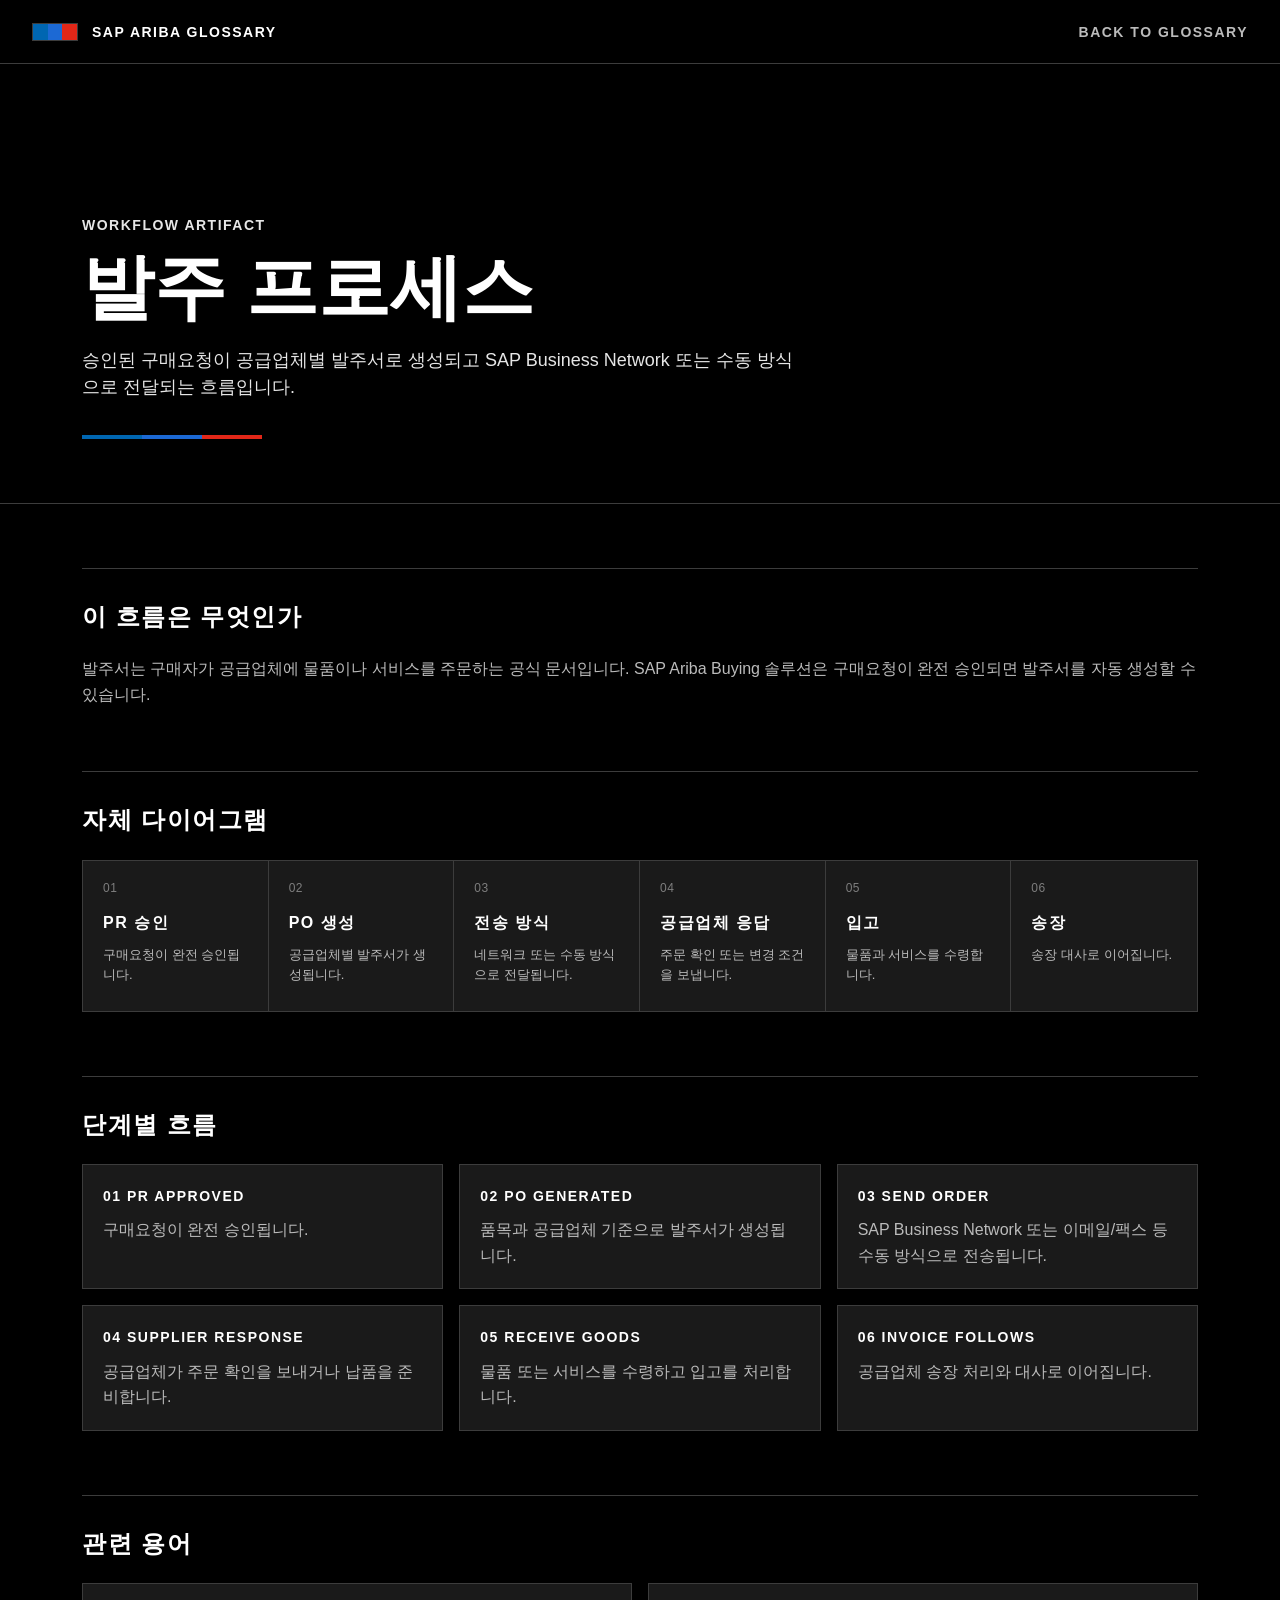
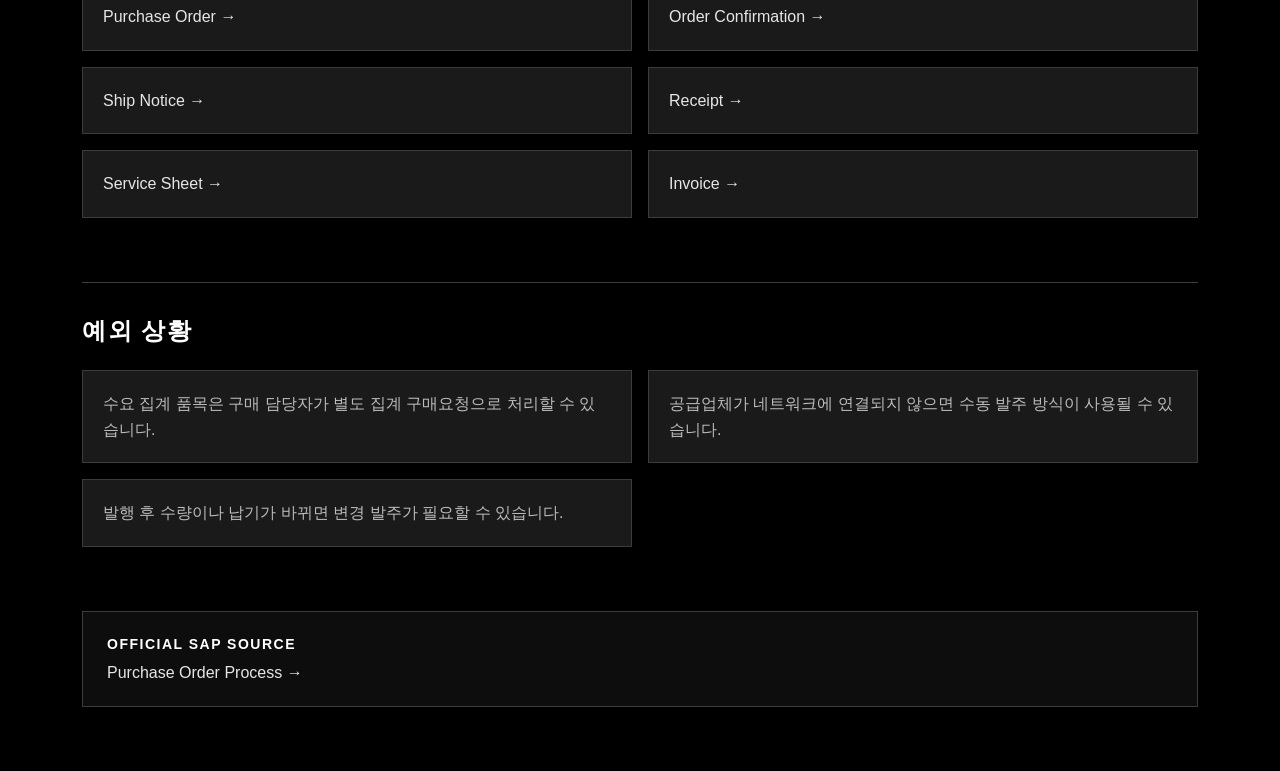
<file: prototype/artifacts/purchase-order-process.html>
<!doctype html>
<html lang="ko">
<head>
  <meta charset="utf-8">
  <meta name="viewport" content="width=device-width, initial-scale=1">
  <title>발주 프로세스</title>
  <link rel="stylesheet" href="./styles.css">
</head>
<body>
  <nav class="top-nav">
    <a class="brand" href="../"><div class="brand-mark" aria-hidden="true"><span></span><span></span><span></span></div><div class="brand-title">SAP Ariba Glossary</div></a>
    <a class="back-link" href="../">Back to glossary</a>
  </nav>
  <header class="hero">
    <div class="hero-inner">
      <p class="eyebrow">Workflow artifact</p>
      <h1>발주 프로세스</h1>
      <p class="lead">승인된 구매요청이 공급업체별 발주서로 생성되고 SAP Business Network 또는 수동 방식으로 전달되는 흐름입니다.</p>
      <div class="m-stripe" aria-hidden="true"><span></span><span></span><span></span></div>
    </div>
  </header>
  <main class="content">
    <section class="section"><h2>이 흐름은 무엇인가</h2><p>발주서는 구매자가 공급업체에 물품이나 서비스를 주문하는 공식 문서입니다. SAP Ariba Buying 솔루션은 구매요청이 완전 승인되면 발주서를 자동 생성할 수 있습니다.</p></section>
    <section class="section"><h2>자체 다이어그램</h2><div class="diagram"><div class="diagram-step"><span>01</span><strong>PR 승인</strong><em>구매요청이 완전 승인됩니다.</em></div><div class="diagram-step"><span>02</span><strong>PO 생성</strong><em>공급업체별 발주서가 생성됩니다.</em></div><div class="diagram-step"><span>03</span><strong>전송 방식</strong><em>네트워크 또는 수동 방식으로 전달됩니다.</em></div><div class="diagram-step"><span>04</span><strong>공급업체 응답</strong><em>주문 확인 또는 변경 조건을 보냅니다.</em></div><div class="diagram-step"><span>05</span><strong>입고</strong><em>물품과 서비스를 수령합니다.</em></div><div class="diagram-step"><span>06</span><strong>송장</strong><em>송장 대사로 이어집니다.</em></div></div></section>
    <section class="section">
      <h2>단계별 흐름</h2>
      <ol class="flow">
        <li><strong>01 PR approved</strong>구매요청이 완전 승인됩니다.</li>
        <li><strong>02 PO generated</strong>품목과 공급업체 기준으로 발주서가 생성됩니다.</li>
        <li><strong>03 Send order</strong>SAP Business Network 또는 이메일/팩스 등 수동 방식으로 전송됩니다.</li>
        <li><strong>04 Supplier response</strong>공급업체가 주문 확인을 보내거나 납품을 준비합니다.</li>
        <li><strong>05 Receive goods</strong>물품 또는 서비스를 수령하고 입고를 처리합니다.</li>
        <li><strong>06 Invoice follows</strong>공급업체 송장 처리와 대사로 이어집니다.</li>
      </ol>
    </section>
    <section class="section"><h2>관련 용어</h2><ul class="term-grid"><li><a href="../?term=purchase-order">Purchase Order</a></li><li><a href="../?term=order-confirmation">Order Confirmation</a></li><li><a href="../?term=ship-notice">Ship Notice</a></li><li><a href="../?term=receipt">Receipt</a></li><li><a href="../?term=service-sheet">Service Sheet</a></li><li><a href="../?term=invoice">Invoice</a></li></ul></section>
    <section class="section"><h2>예외 상황</h2><ul class="exception-grid"><li>수요 집계 품목은 구매 담당자가 별도 집계 구매요청으로 처리할 수 있습니다.</li><li>공급업체가 네트워크에 연결되지 않으면 수동 발주 방식이 사용될 수 있습니다.</li><li>발행 후 수량이나 납기가 바뀌면 변경 발주가 필요할 수 있습니다.</li></ul></section>
    <section class="source-box"><span class="source-title">Official SAP source</span><a href="https://help.sap.com/docs/buying-invoicing/purchasing-guide-for-procurement-professionals/purchase-order-process-6b32ab8fc1da1014bbcef40b7787d981">Purchase Order Process</a></section>
  </main>
</body>
</html>
</file>
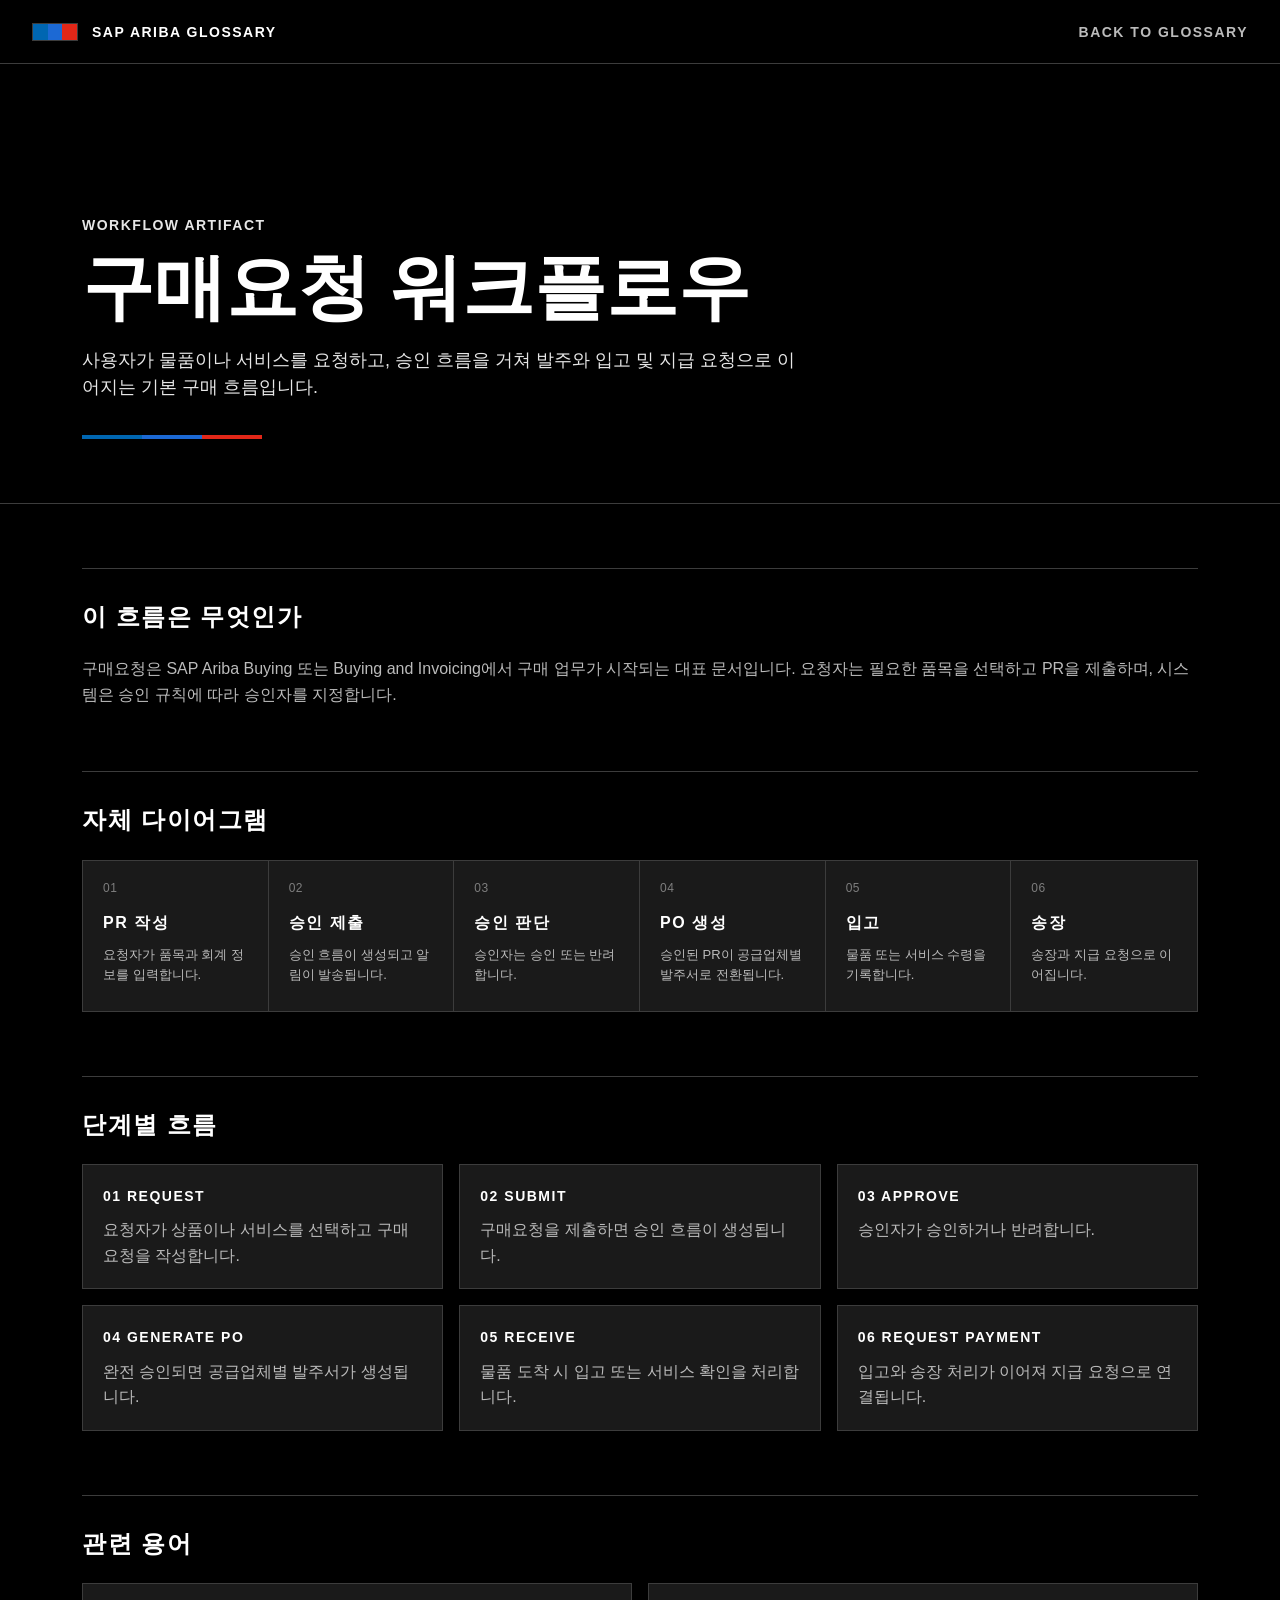
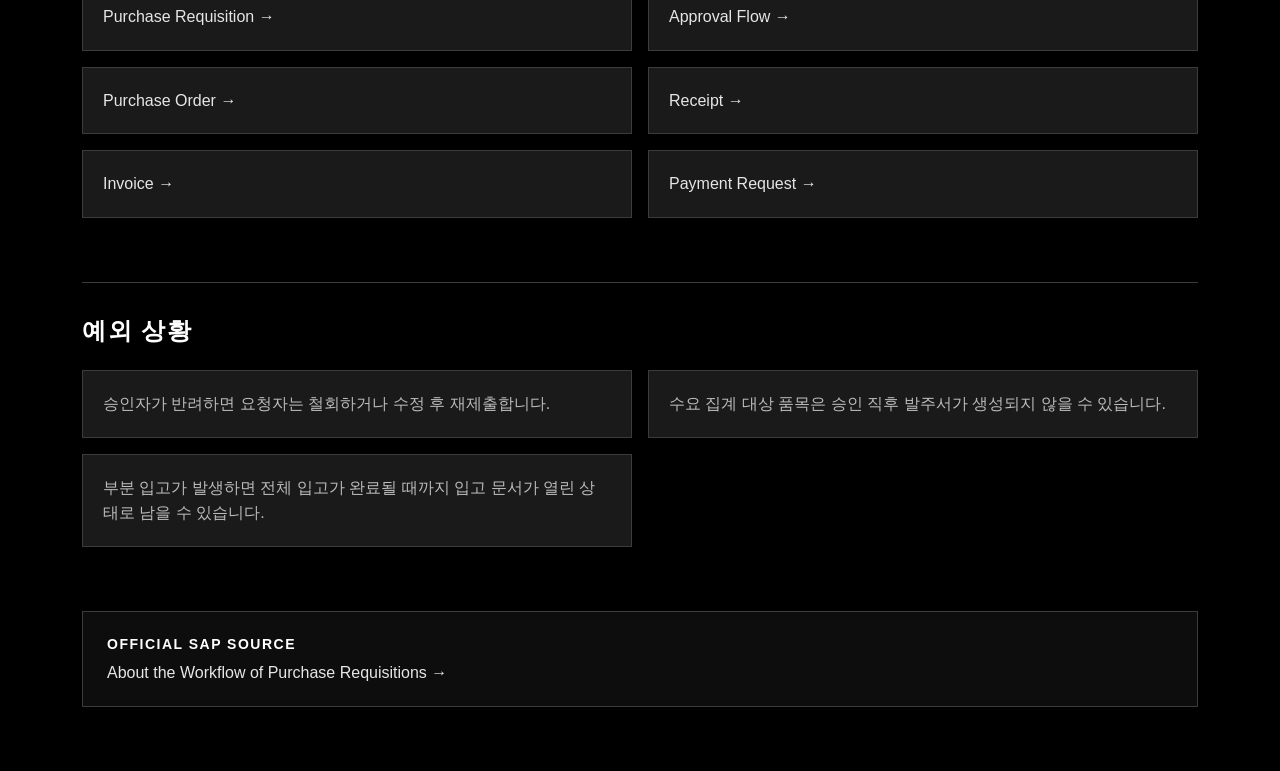
<file: prototype/artifacts/purchase-requisition-workflow.html>
<!doctype html>
<html lang="ko">
<head>
  <meta charset="utf-8">
  <meta name="viewport" content="width=device-width, initial-scale=1">
  <title>구매요청 워크플로우</title>
  <link rel="stylesheet" href="./styles.css">
</head>
<body>
  <nav class="top-nav">
    <a class="brand" href="../">
      <div class="brand-mark" aria-hidden="true"><span></span><span></span><span></span></div>
      <div class="brand-title">SAP Ariba Glossary</div>
    </a>
    <a class="back-link" href="../">Back to glossary</a>
  </nav>
  <header class="hero">
    <div class="hero-inner">
      <p class="eyebrow">Workflow artifact</p>
      <h1>구매요청 워크플로우</h1>
      <p class="lead">사용자가 물품이나 서비스를 요청하고, 승인 흐름을 거쳐 발주와 입고 및 지급 요청으로 이어지는 기본 구매 흐름입니다.</p>
      <div class="m-stripe" aria-hidden="true"><span></span><span></span><span></span></div>
    </div>
  </header>
  <main class="content">
    <section class="section">
      <h2>이 흐름은 무엇인가</h2>
      <p>구매요청은 SAP Ariba Buying 또는 Buying and Invoicing에서 구매 업무가 시작되는 대표 문서입니다. 요청자는 필요한 품목을 선택하고 PR을 제출하며, 시스템은 승인 규칙에 따라 승인자를 지정합니다.</p>
    </section>
    <section class="section">
      <h2>자체 다이어그램</h2>
      <div class="diagram">
        <div class="diagram-step"><span>01</span><strong>PR 작성</strong><em>요청자가 품목과 회계 정보를 입력합니다.</em></div>
        <div class="diagram-step"><span>02</span><strong>승인 제출</strong><em>승인 흐름이 생성되고 알림이 발송됩니다.</em></div>
        <div class="diagram-step"><span>03</span><strong>승인 판단</strong><em>승인자는 승인 또는 반려합니다.</em></div>
        <div class="diagram-step"><span>04</span><strong>PO 생성</strong><em>승인된 PR이 공급업체별 발주서로 전환됩니다.</em></div>
        <div class="diagram-step"><span>05</span><strong>입고</strong><em>물품 또는 서비스 수령을 기록합니다.</em></div>
        <div class="diagram-step"><span>06</span><strong>송장</strong><em>송장과 지급 요청으로 이어집니다.</em></div>
      </div>
    </section>
    <section class="section">
      <h2>단계별 흐름</h2>
      <ol class="flow">
        <li><strong>01 Request</strong>요청자가 상품이나 서비스를 선택하고 구매요청을 작성합니다.</li>
        <li><strong>02 Submit</strong>구매요청을 제출하면 승인 흐름이 생성됩니다.</li>
        <li><strong>03 Approve</strong>승인자가 승인하거나 반려합니다.</li>
        <li><strong>04 Generate PO</strong>완전 승인되면 공급업체별 발주서가 생성됩니다.</li>
        <li><strong>05 Receive</strong>물품 도착 시 입고 또는 서비스 확인을 처리합니다.</li>
        <li><strong>06 Request payment</strong>입고와 송장 처리가 이어져 지급 요청으로 연결됩니다.</li>
      </ol>
    </section>
    <section class="section">
      <h2>관련 용어</h2>
      <ul class="term-grid">
        <li><a href="../?term=requisition">Purchase Requisition</a></li>
        <li><a href="../?term=approval-flow">Approval Flow</a></li>
        <li><a href="../?term=purchase-order">Purchase Order</a></li>
        <li><a href="../?term=receipt">Receipt</a></li>
        <li><a href="../?term=invoice">Invoice</a></li>
        <li><a href="../?term=payment-request">Payment Request</a></li>
      </ul>
    </section>
    <section class="section">
      <h2>예외 상황</h2>
      <ul class="exception-grid">
        <li>승인자가 반려하면 요청자는 철회하거나 수정 후 재제출합니다.</li>
        <li>수요 집계 대상 품목은 승인 직후 발주서가 생성되지 않을 수 있습니다.</li>
        <li>부분 입고가 발생하면 전체 입고가 완료될 때까지 입고 문서가 열린 상태로 남을 수 있습니다.</li>
      </ul>
    </section>
    <section class="source-box">
      <span class="source-title">Official SAP source</span>
      <a href="https://help.sap.com/docs/buying-invoicing/purchasing-guide-for-procurement-professionals/about-workflow-of-purchase-requisitions-8b3f5dbe7a7b4427a1039a46dfe475d3">About the Workflow of Purchase Requisitions</a>
    </section>
  </main>
</body>
</html>
</file>
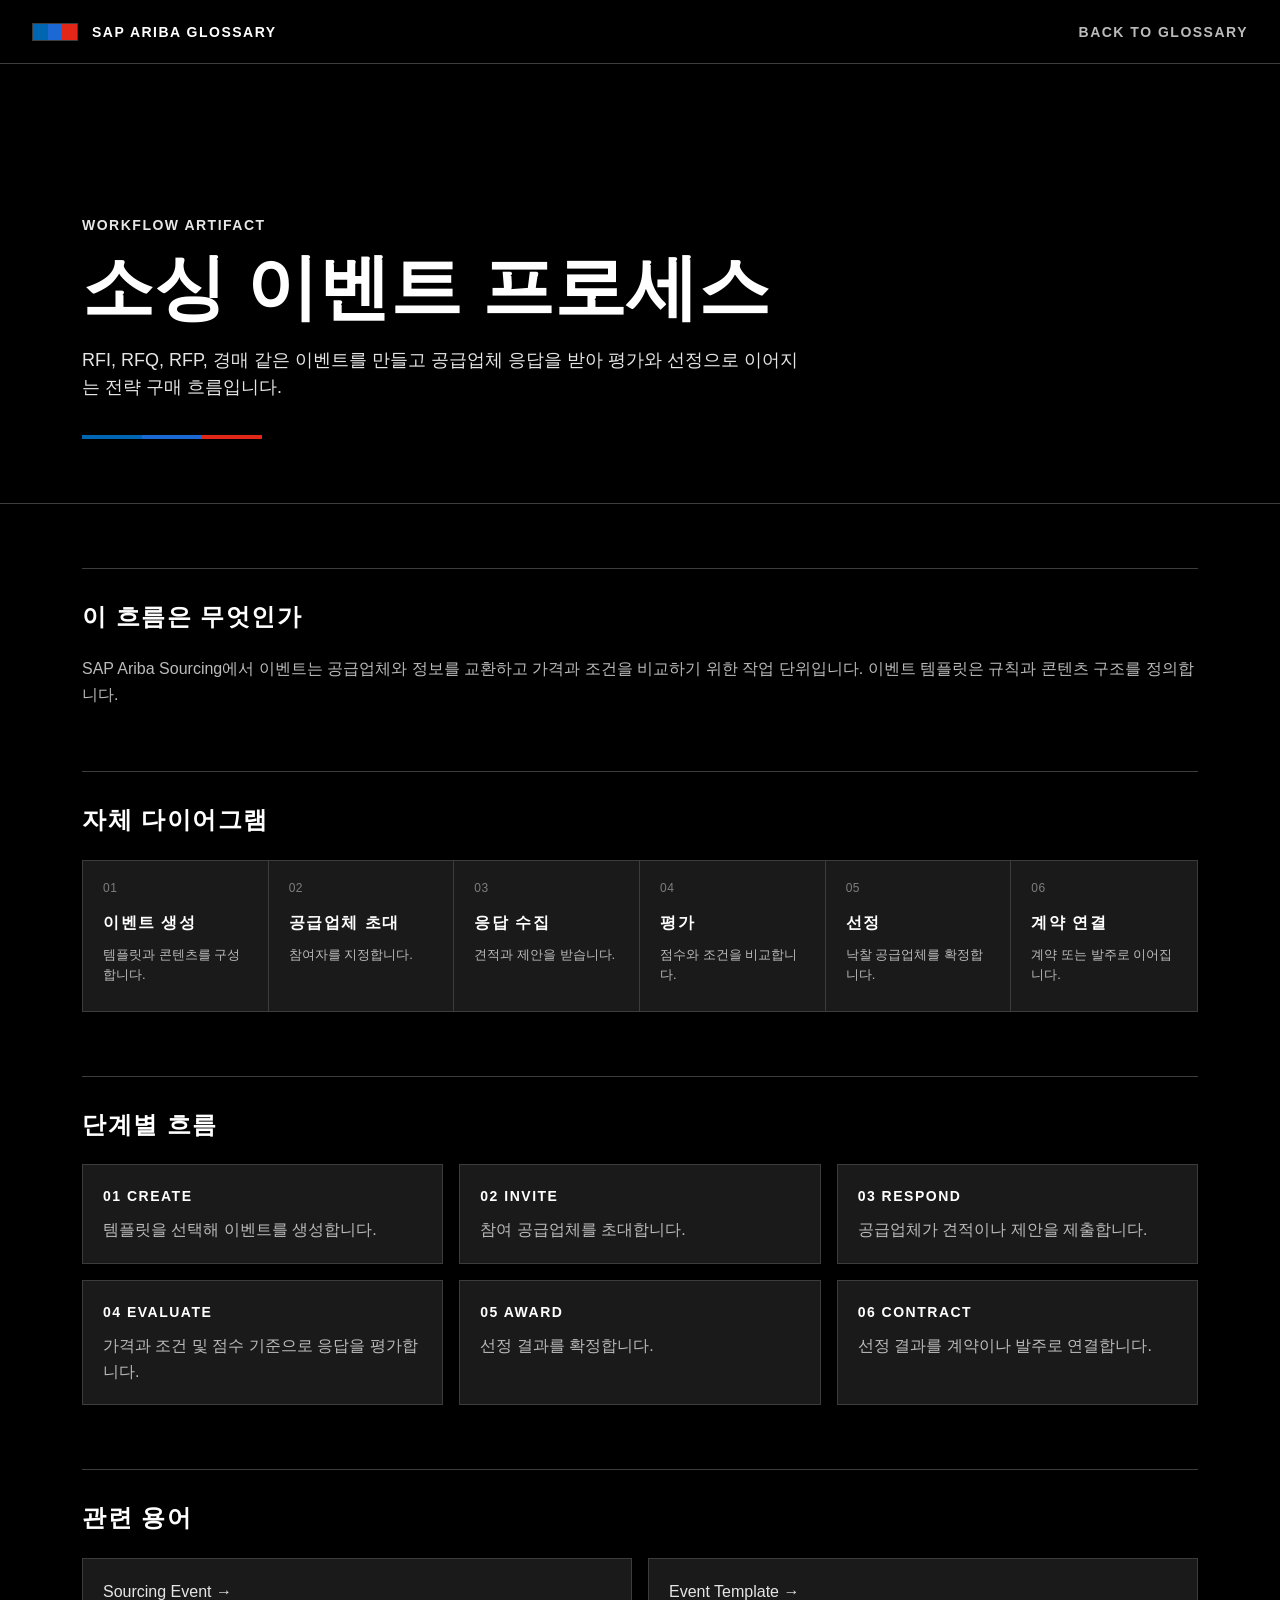
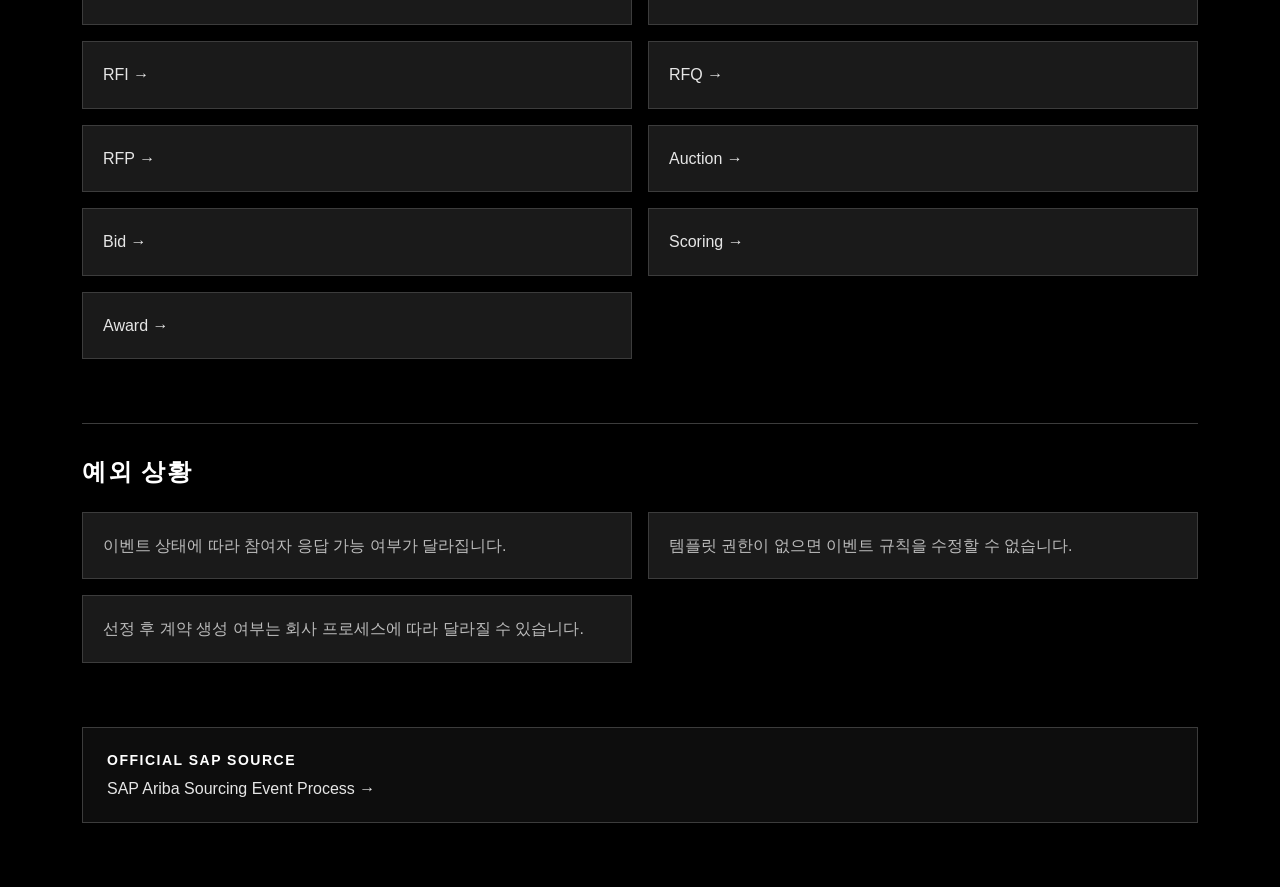
<file: prototype/artifacts/sourcing-event-process.html>
<!doctype html>
<html lang="ko">
<head>
  <meta charset="utf-8">
  <meta name="viewport" content="width=device-width, initial-scale=1">
  <title>소싱 이벤트 프로세스</title>
  <link rel="stylesheet" href="./styles.css">
</head>
<body>
  <nav class="top-nav">
    <a class="brand" href="../"><div class="brand-mark" aria-hidden="true"><span></span><span></span><span></span></div><div class="brand-title">SAP Ariba Glossary</div></a>
    <a class="back-link" href="../">Back to glossary</a>
  </nav>
  <header class="hero"><div class="hero-inner"><p class="eyebrow">Workflow artifact</p><h1>소싱 이벤트 프로세스</h1><p class="lead">RFI, RFQ, RFP, 경매 같은 이벤트를 만들고 공급업체 응답을 받아 평가와 선정으로 이어지는 전략 구매 흐름입니다.</p><div class="m-stripe" aria-hidden="true"><span></span><span></span><span></span></div></div></header>
  <main class="content">
    <section class="section"><h2>이 흐름은 무엇인가</h2><p>SAP Ariba Sourcing에서 이벤트는 공급업체와 정보를 교환하고 가격과 조건을 비교하기 위한 작업 단위입니다. 이벤트 템플릿은 규칙과 콘텐츠 구조를 정의합니다.</p></section>
    <section class="section"><h2>자체 다이어그램</h2><div class="diagram"><div class="diagram-step"><span>01</span><strong>이벤트 생성</strong><em>템플릿과 콘텐츠를 구성합니다.</em></div><div class="diagram-step"><span>02</span><strong>공급업체 초대</strong><em>참여자를 지정합니다.</em></div><div class="diagram-step"><span>03</span><strong>응답 수집</strong><em>견적과 제안을 받습니다.</em></div><div class="diagram-step"><span>04</span><strong>평가</strong><em>점수와 조건을 비교합니다.</em></div><div class="diagram-step"><span>05</span><strong>선정</strong><em>낙찰 공급업체를 확정합니다.</em></div><div class="diagram-step"><span>06</span><strong>계약 연결</strong><em>계약 또는 발주로 이어집니다.</em></div></div></section>
    <section class="section"><h2>단계별 흐름</h2><ol class="flow"><li><strong>01 Create</strong>템플릿을 선택해 이벤트를 생성합니다.</li><li><strong>02 Invite</strong>참여 공급업체를 초대합니다.</li><li><strong>03 Respond</strong>공급업체가 견적이나 제안을 제출합니다.</li><li><strong>04 Evaluate</strong>가격과 조건 및 점수 기준으로 응답을 평가합니다.</li><li><strong>05 Award</strong>선정 결과를 확정합니다.</li><li><strong>06 Contract</strong>선정 결과를 계약이나 발주로 연결합니다.</li></ol></section>
    <section class="section"><h2>관련 용어</h2><ul class="term-grid"><li><a href="../?term=sourcing-event">Sourcing Event</a></li><li><a href="../?term=event-template">Event Template</a></li><li><a href="../?term=rfi">RFI</a></li><li><a href="../?term=rfq">RFQ</a></li><li><a href="../?term=rfp">RFP</a></li><li><a href="../?term=auction">Auction</a></li><li><a href="../?term=bid">Bid</a></li><li><a href="../?term=scoring">Scoring</a></li><li><a href="../?term=award">Award</a></li></ul></section>
    <section class="section"><h2>예외 상황</h2><ul class="exception-grid"><li>이벤트 상태에 따라 참여자 응답 가능 여부가 달라집니다.</li><li>템플릿 권한이 없으면 이벤트 규칙을 수정할 수 없습니다.</li><li>선정 후 계약 생성 여부는 회사 프로세스에 따라 달라질 수 있습니다.</li></ul></section>
    <section class="source-box"><span class="source-title">Official SAP source</span><a href="https://help.sap.com/docs/strategic-sourcing/event-management/sap-ariba-sourcing-event-process-7c23b02f71ea1014ac1cc01462d30873">SAP Ariba Sourcing Event Process</a></section>
  </main>
</body>
</html>
</file>
<file: prototype/artifacts/styles.css>
:root {
  --canvas: #000000;
  --primary: #ffffff;
  --body: #bbbbbb;
  --body-strong: #e6e6e6;
  --muted: #7e7e7e;
  --surface-soft: #0d0d0d;
  --surface-card: #1a1a1a;
  --surface-elevated: #262626;
  --hairline: #3c3c3c;
  --m-blue-light: #0066b1;
  --m-blue-dark: #1c69d4;
  --m-red: #e22718;
  --font: Inter, -apple-system, BlinkMacSystemFont, "Segoe UI", Roboto, sans-serif;
}

* {
  box-sizing: border-box;
}

body {
  margin: 0;
  color: var(--primary);
  background: var(--canvas);
  font-family: var(--font);
  font-weight: 300;
}

a {
  color: inherit;
}

.top-nav {
  height: 64px;
  display: flex;
  align-items: center;
  justify-content: space-between;
  padding: 0 32px;
  border-bottom: 1px solid var(--hairline);
  background: var(--canvas);
}

.brand {
  display: flex;
  align-items: center;
  gap: 14px;
  text-decoration: none;
}

.brand-mark {
  width: 46px;
  height: 18px;
  display: grid;
  grid-template-columns: repeat(3, 1fr);
  border: 1px solid var(--hairline);
}

.brand-mark span:nth-child(1) {
  background: var(--m-blue-light);
}

.brand-mark span:nth-child(2) {
  background: var(--m-blue-dark);
}

.brand-mark span:nth-child(3) {
  background: var(--m-red);
}

.brand-title,
.back-link,
.eyebrow,
.section h2,
.source-title {
  font-weight: 700;
  letter-spacing: 1.5px;
  text-transform: uppercase;
}

.brand-title,
.back-link {
  font-size: 14px;
}

.back-link {
  color: var(--body);
  text-decoration: none;
}

.hero {
  min-height: 440px;
  display: grid;
  align-items: end;
  background:
    linear-gradient(90deg, rgba(0, 0, 0, 0.92), rgba(0, 0, 0, 0.36)),
    url("https://images.unsplash.com/photo-1517524008697-84bbe3c3fd98?auto=format&fit=crop&w=2400&q=80") center / cover;
  border-bottom: 1px solid var(--hairline);
}

.hero-inner,
.content {
  width: min(1180px, 100%);
  margin: 0 auto;
  padding: 64px 32px;
}

.eyebrow {
  margin: 0 0 18px;
  color: var(--body-strong);
  font-size: 14px;
}

h1 {
  max-width: 900px;
  margin: 0;
  font-size: clamp(44px, 6vw, 72px);
  font-weight: 700;
  line-height: 1;
  text-transform: uppercase;
}

.lead {
  max-width: 720px;
  margin: 24px 0 0;
  color: var(--body-strong);
  font-size: 18px;
  line-height: 1.5;
}

.m-stripe {
  width: 180px;
  height: 4px;
  display: grid;
  grid-template-columns: repeat(3, 1fr);
  margin-top: 34px;
}

.m-stripe span:nth-child(1) {
  background: var(--m-blue-light);
}

.m-stripe span:nth-child(2) {
  background: var(--m-blue-dark);
}

.m-stripe span:nth-child(3) {
  background: var(--m-red);
}

.content {
  display: grid;
  gap: 64px;
}

.section {
  border-top: 1px solid var(--hairline);
  padding-top: 32px;
}

.section h2 {
  margin: 0 0 24px;
  font-size: 24px;
  line-height: 1.3;
}

.section p,
.section li {
  color: var(--body);
  font-size: 16px;
  line-height: 1.6;
}

.section p {
  margin: 0;
}

.flow {
  display: grid;
  grid-template-columns: repeat(3, minmax(0, 1fr));
  gap: 16px;
  margin: 0;
  padding: 0;
  list-style: none;
}

.diagram {
  display: grid;
  grid-template-columns: repeat(6, minmax(120px, 1fr));
  gap: 0;
  overflow-x: auto;
  border: 1px solid var(--hairline);
  background: var(--surface-soft);
}

.diagram-step {
  min-width: 120px;
  min-height: 150px;
  padding: 20px;
  border-right: 1px solid var(--hairline);
  background: var(--surface-card);
}

.diagram-step:last-child {
  border-right: 0;
}

.diagram-step span {
  display: block;
  color: var(--muted);
  font-size: 12px;
  letter-spacing: 0.5px;
  text-transform: uppercase;
}

.diagram-step strong {
  display: block;
  margin-top: 18px;
  color: var(--primary);
  font-size: 16px;
  font-weight: 700;
  line-height: 1.3;
  letter-spacing: 1.5px;
  text-transform: uppercase;
}

.diagram-step em {
  display: block;
  margin-top: 12px;
  color: var(--body);
  font-size: 13px;
  font-style: normal;
  line-height: 1.5;
}

.flow li,
.term-grid li,
.exception-grid li {
  border: 1px solid var(--hairline);
  background: var(--surface-card);
  padding: 20px;
}

.flow strong {
  display: block;
  margin-bottom: 10px;
  color: var(--primary);
  font-size: 14px;
  font-weight: 700;
  letter-spacing: 1.5px;
  text-transform: uppercase;
}

.term-grid,
.exception-grid {
  display: grid;
  grid-template-columns: repeat(2, minmax(0, 1fr));
  gap: 16px;
  margin: 0;
  padding: 0;
  list-style: none;
}

.term-grid a {
  display: block;
  color: var(--body-strong);
  text-decoration: none;
}

.term-grid a::after {
  content: " →";
}

.source-box {
  border: 1px solid var(--hairline);
  background: var(--surface-soft);
  padding: 24px;
}

.source-title {
  display: block;
  margin-bottom: 12px;
  font-size: 14px;
}

.source-box a {
  color: var(--body-strong);
  overflow-wrap: anywhere;
  text-decoration: none;
}

.source-box a::after {
  content: " →";
}

@media (max-width: 820px) {
  .top-nav {
    padding: 0 20px;
  }

  .hero-inner,
  .content {
    padding-left: 20px;
    padding-right: 20px;
  }

  .flow,
  .diagram,
  .term-grid,
  .exception-grid {
    grid-template-columns: 1fr;
  }
}
</file>
